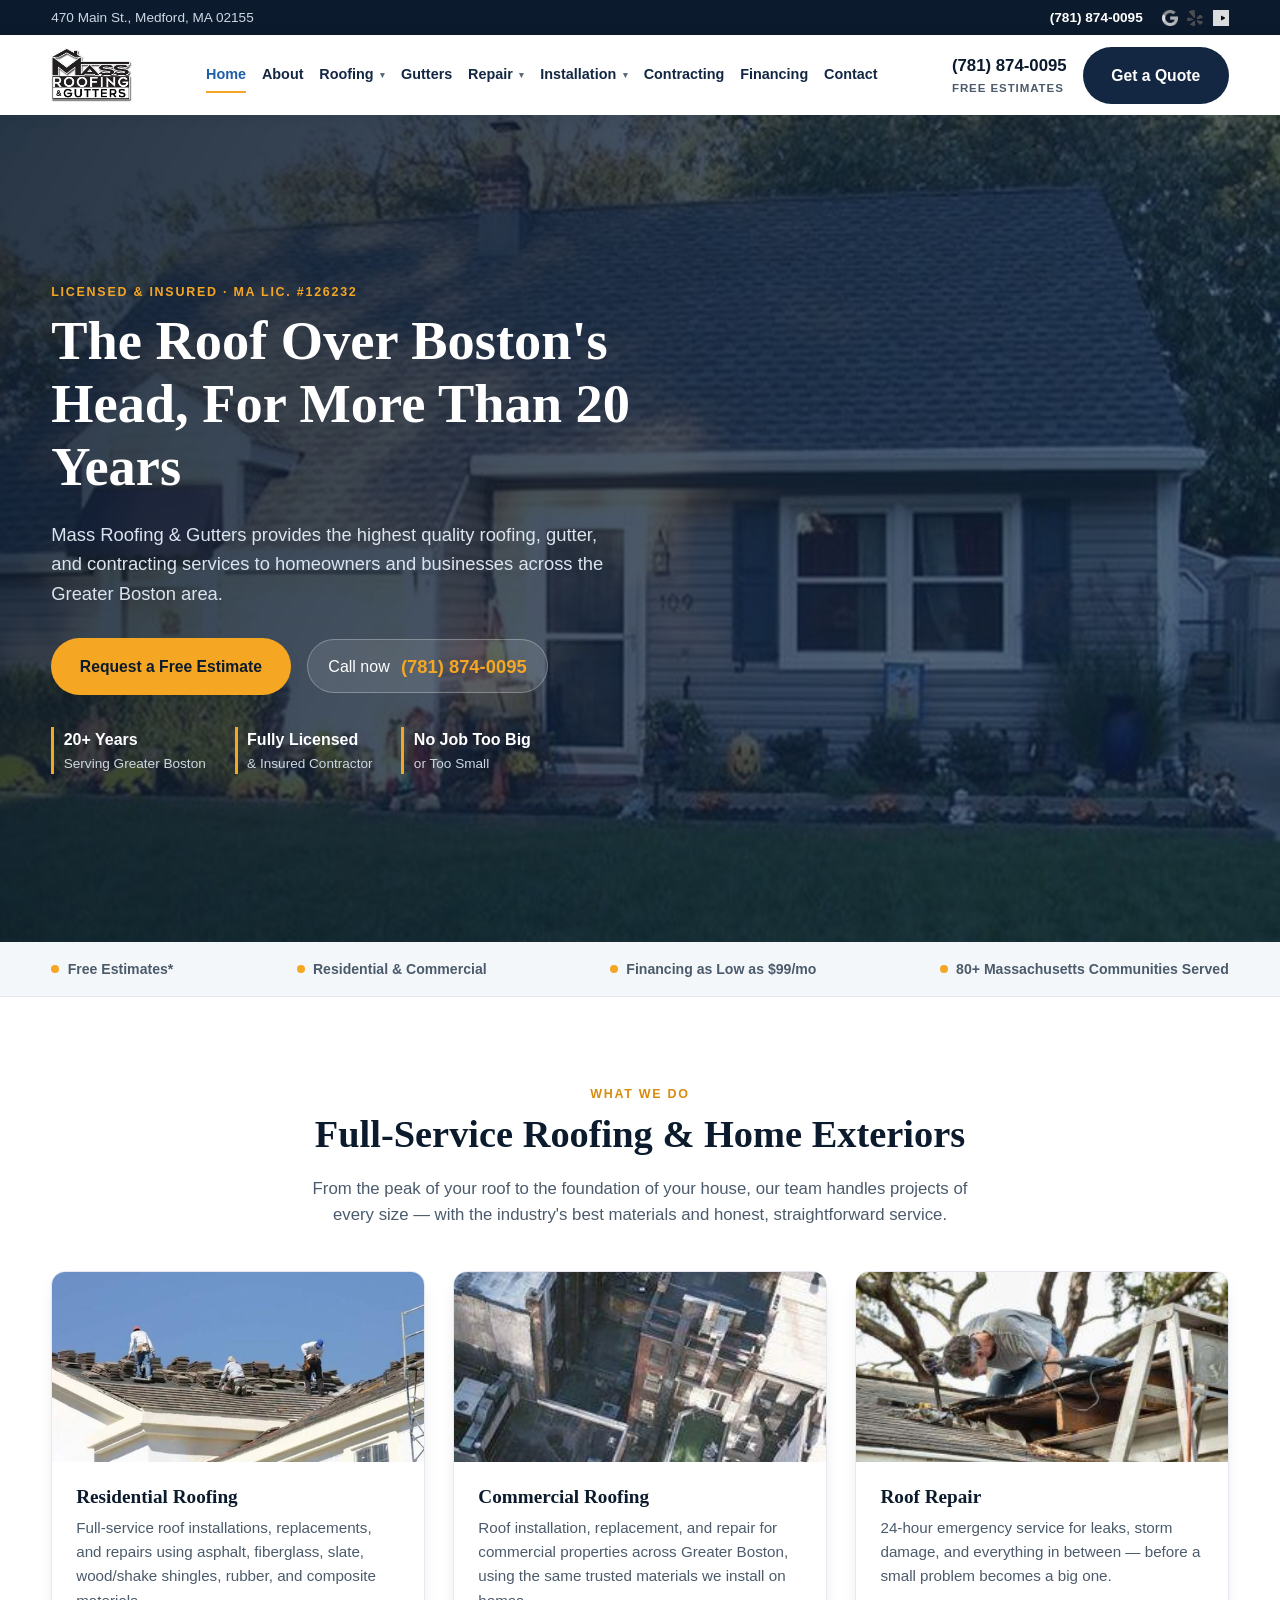
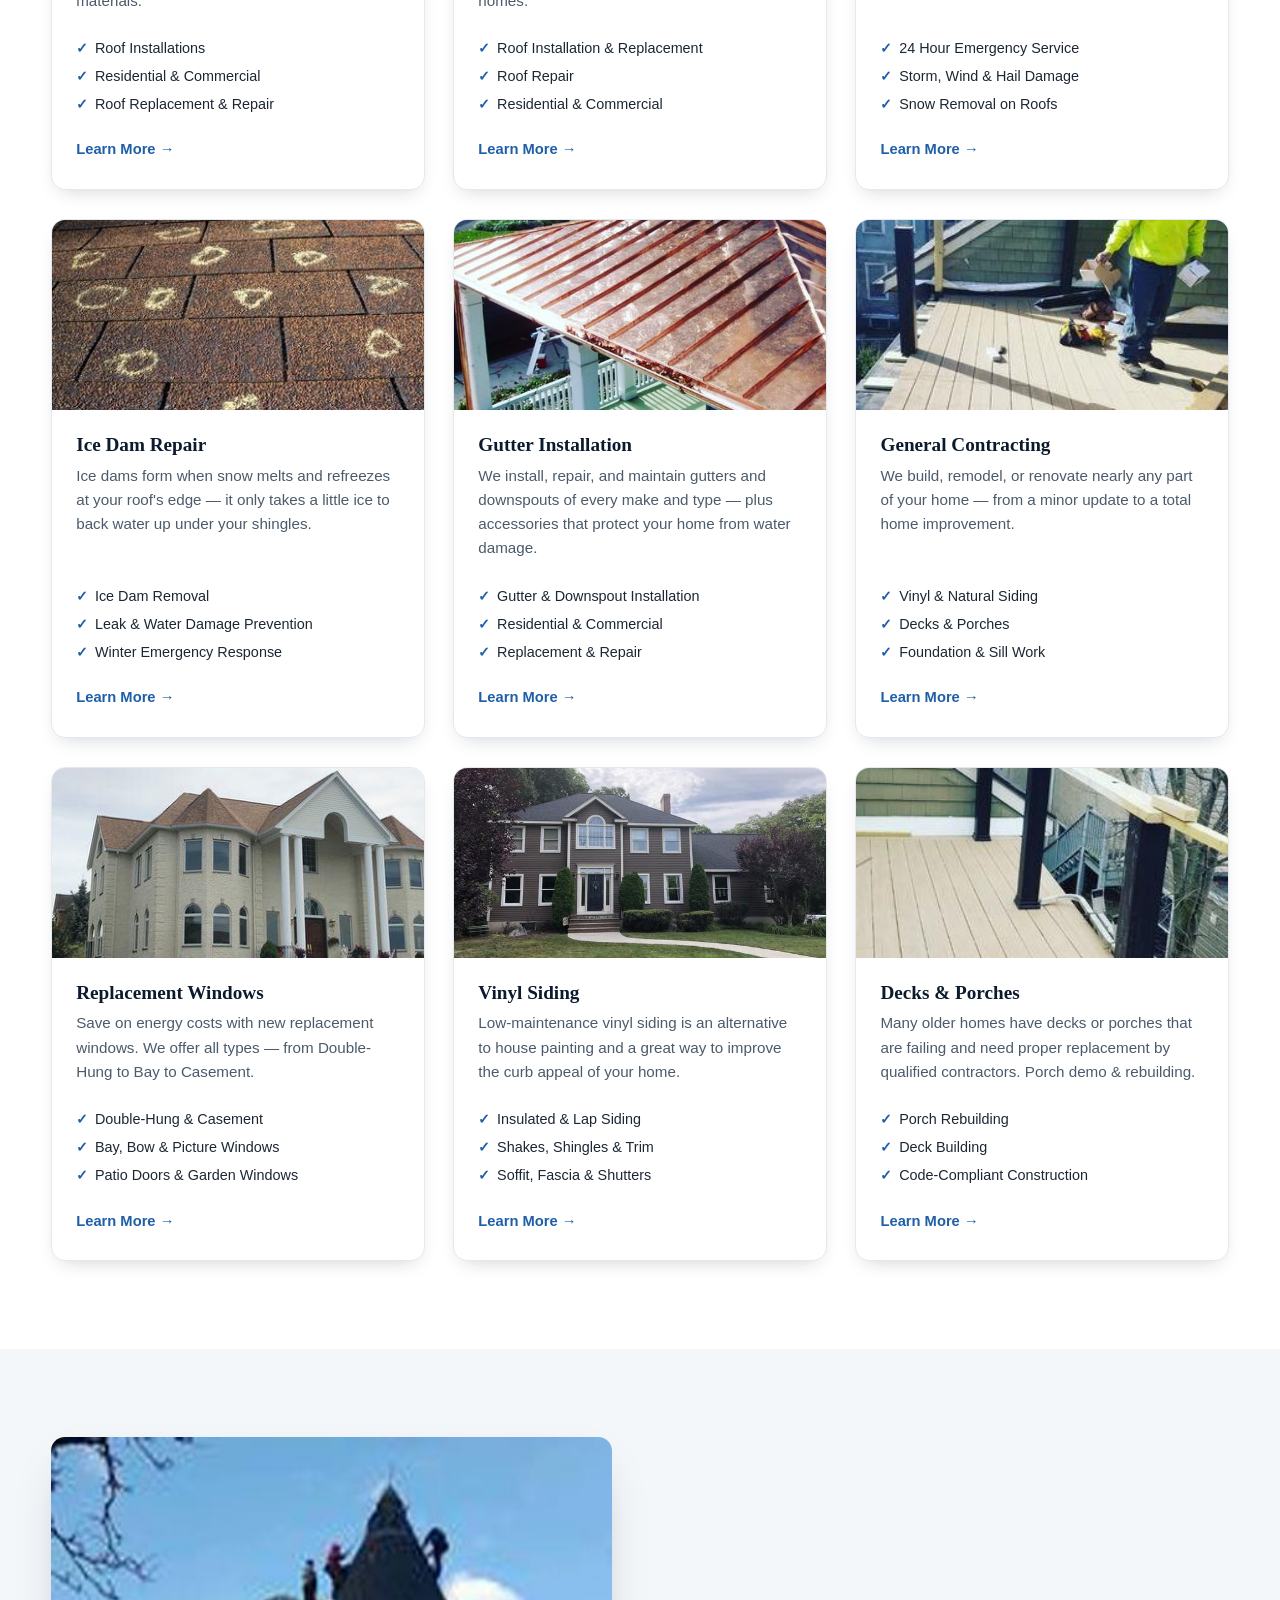
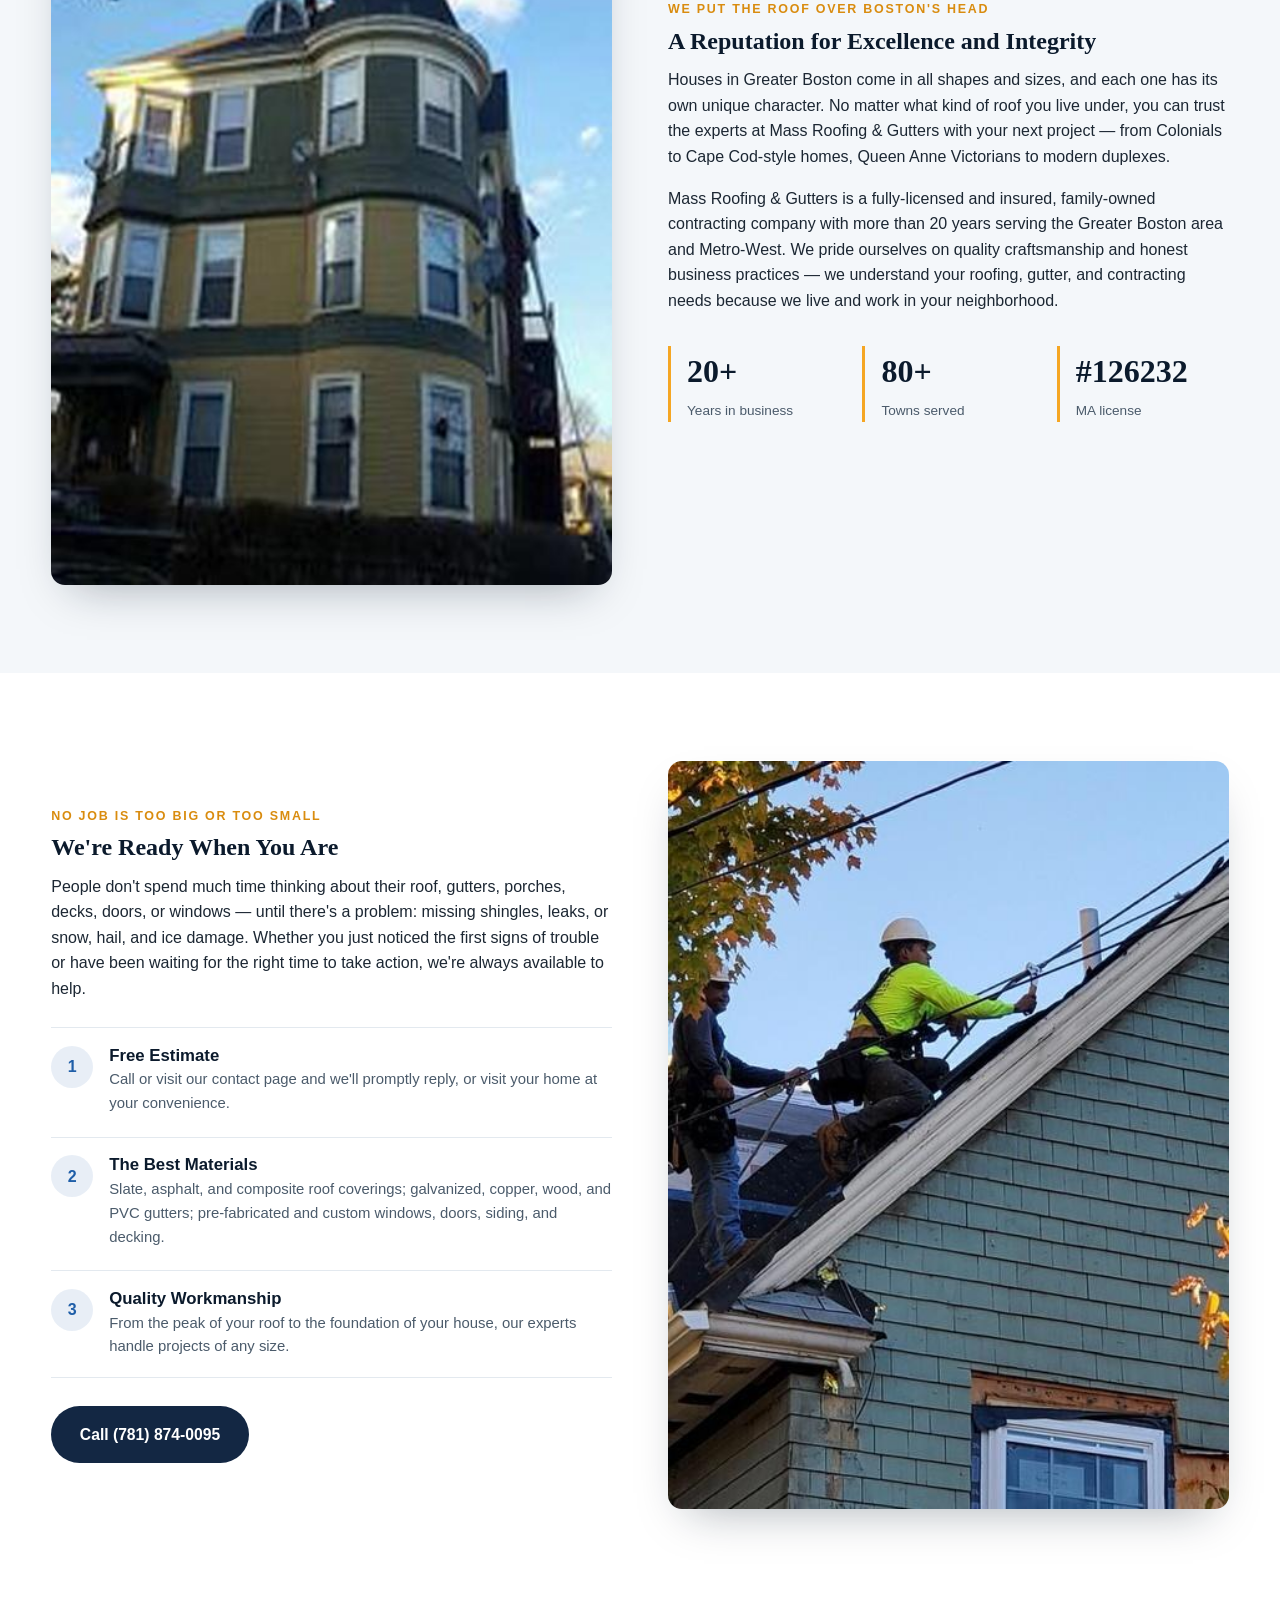
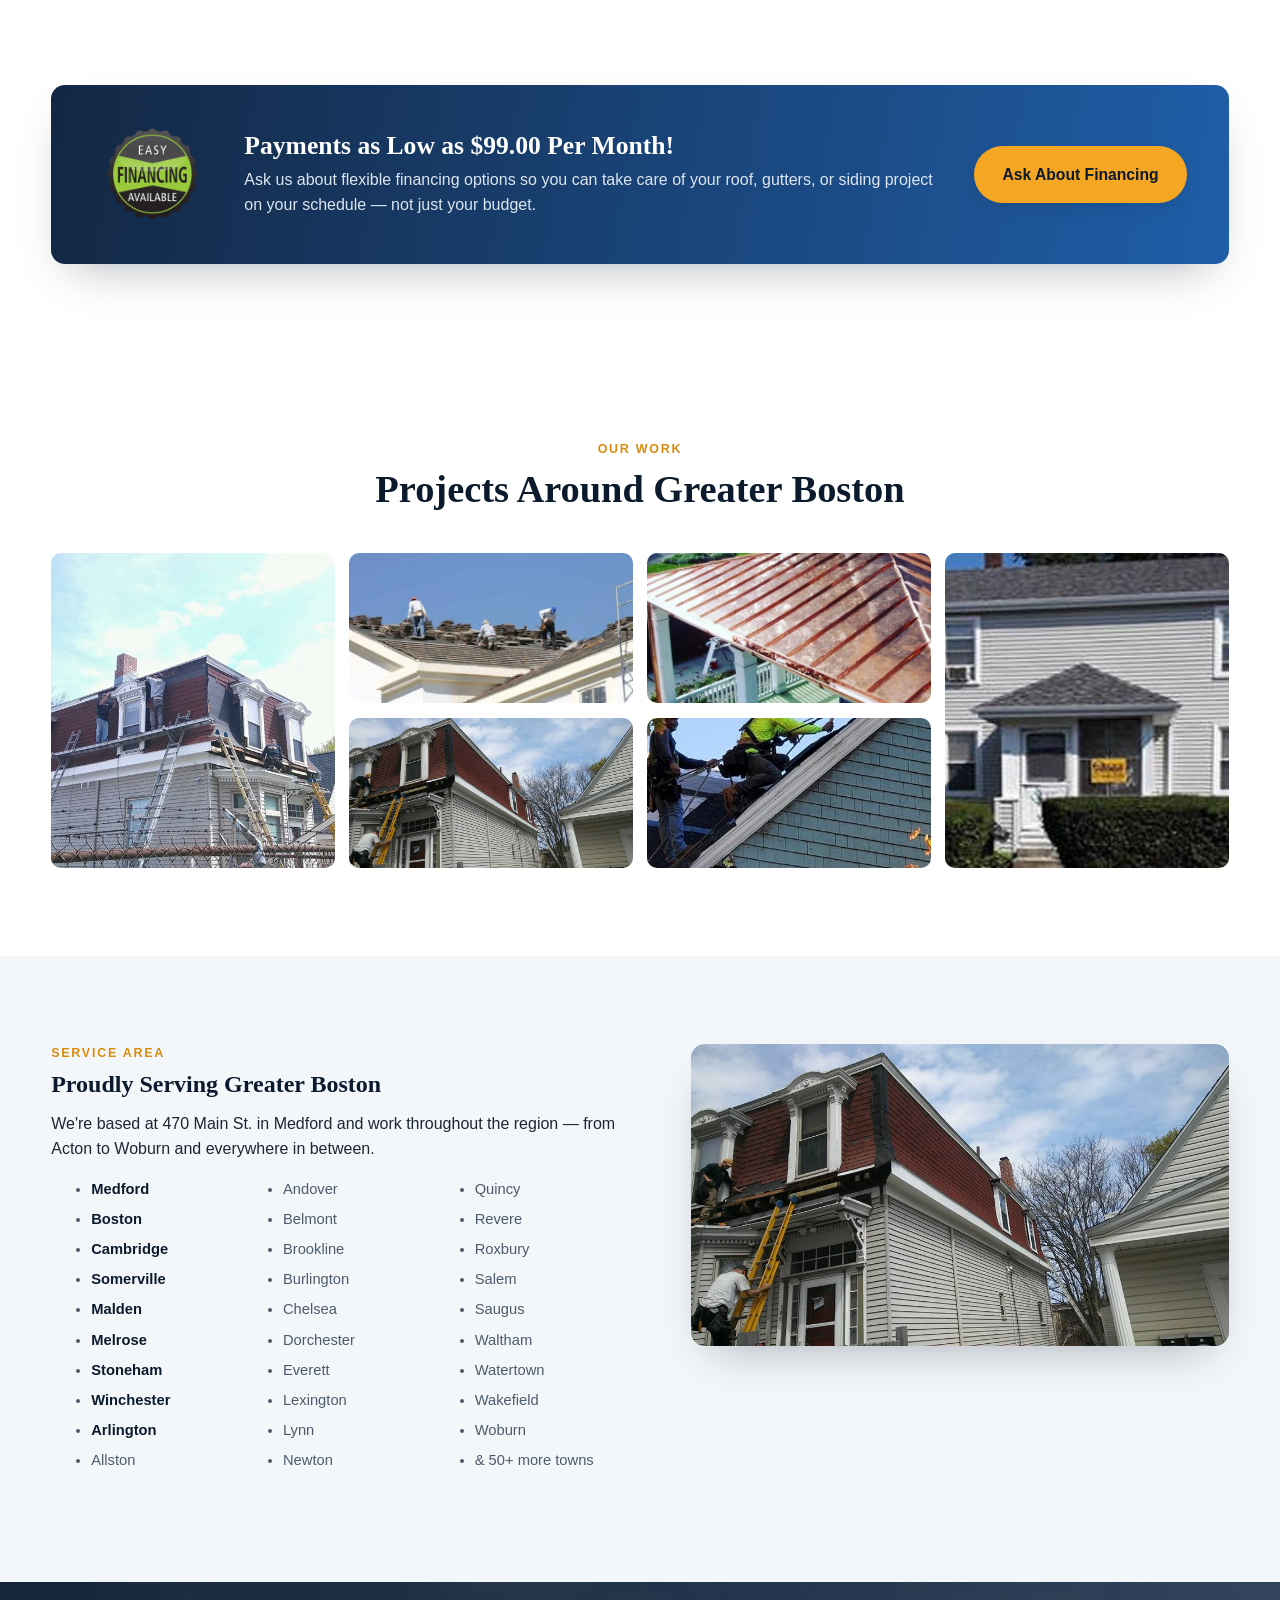
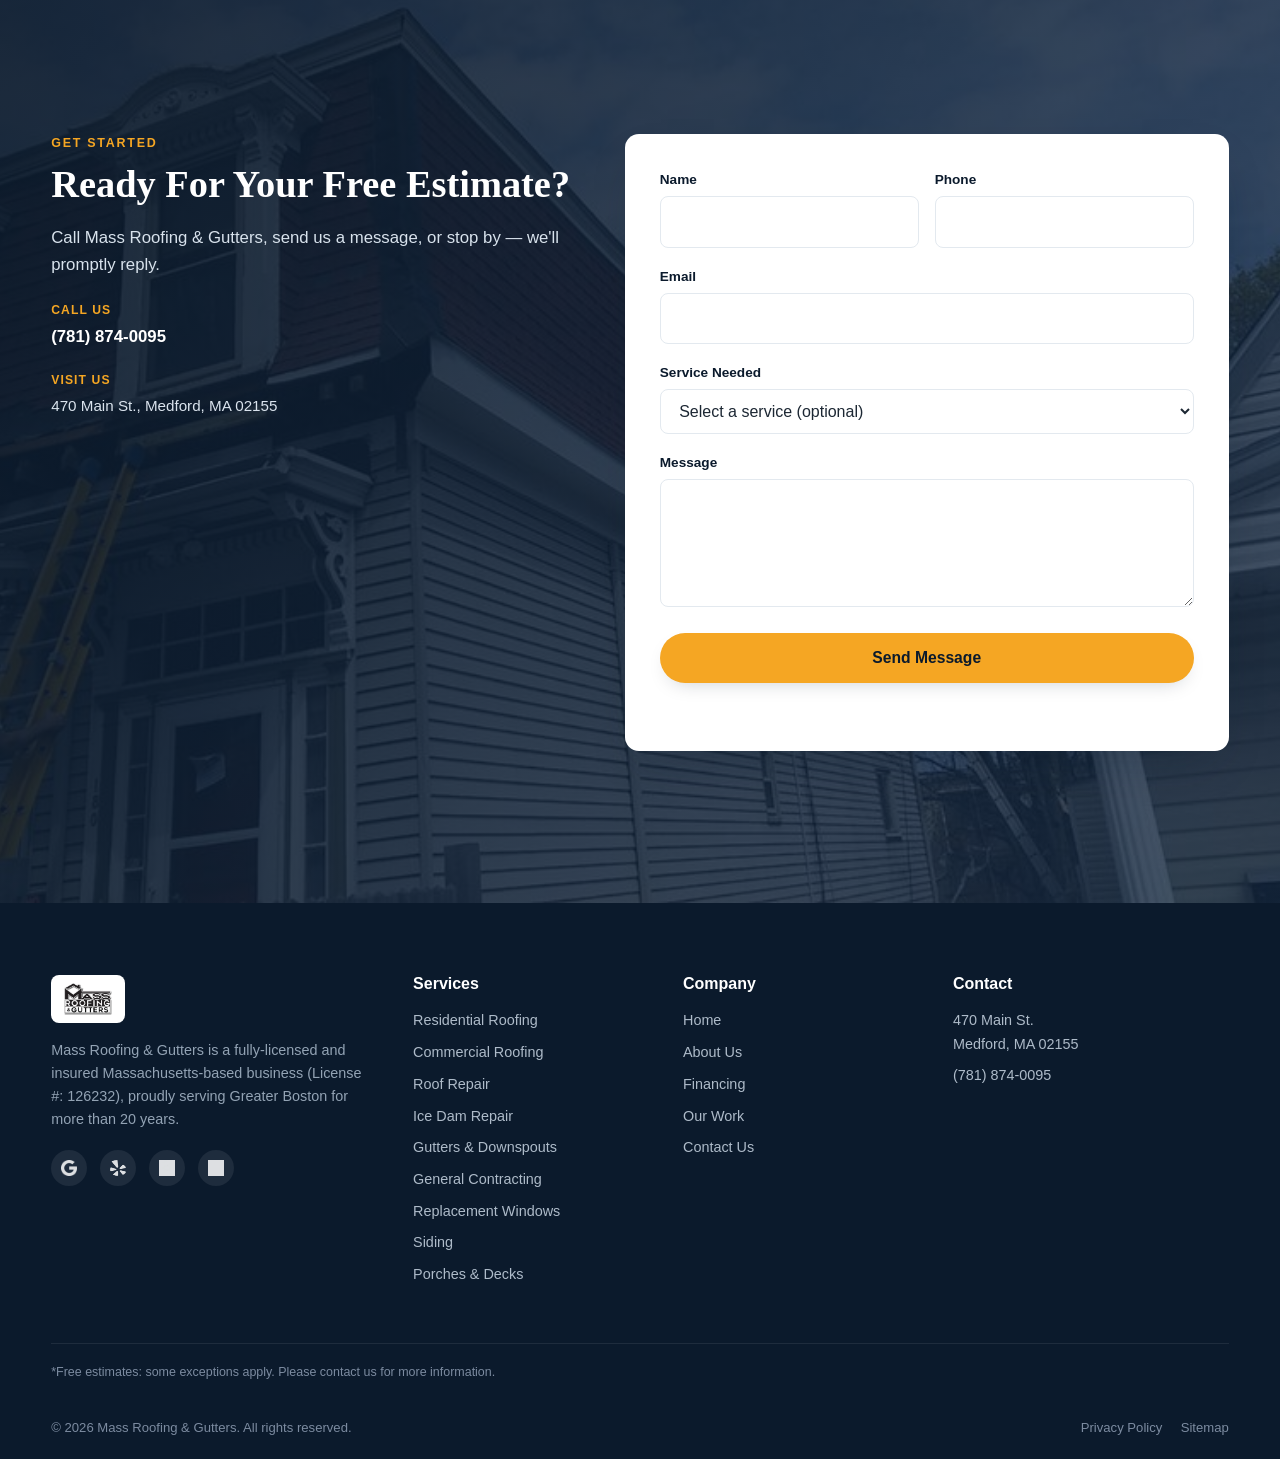
<file: index.html>
<!DOCTYPE html>
<html lang="en">
<head>
<meta charset="UTF-8">
<meta name="viewport" content="width=device-width, initial-scale=1.0">
<title>Mass Roofing & Gutters | Medford, MA Roofing, Siding & Gutters</title>
<meta name="description" content="Mass Roofing & Gutters provides the highest quality roofing, gutter, and contracting services to homeowners and businesses in the Greater Boston area. Call (781) 874-0095 for a free estimate.">
<link rel="stylesheet" href="styles.css">
</head>
<body>

<div class="topbar">
  <div class="container">
    <div>470 Main St., Medford, MA 02155</div>
    <div style="display:flex;align-items:center;gap:1.4em;">
      <a class="phone" href="tel:7818740095">(781) 874-0095</a>
      <div class="social">
        <a href="#" aria-label="Google"><img src="website_graphics/google-icon.png" alt="Google"></a>
        <a href="#" aria-label="Yelp"><img src="website_graphics/yelp-icon.png" alt="Yelp"></a>
        <a href="#" aria-label="Houzz"><img src="website_graphics/houzz-icon.png" alt="Houzz"></a>
      </div>
    </div>
  </div>
</div>

<header class="site-header">
  <div class="container nav-wrap">
    <a href="#home" class="brand">
      <img src="website_graphics/mass-roofing-logo-new.jpeg" alt="Mass Roofing & Gutters logo">
    </a>
    <nav class="main-nav">
      <ul>
        <li><a href="index.html" class="active">Home</a></li>
        <li><a href="index.html#about">About</a></li>
        <li class="has-dropdown">
          <a href="residential-roofing.html">Roofing <span class="caret">&#9662;</span></a>
          <ul class="dropdown-menu">
            <li><a href="residential-roofing.html">Residential Roofing</a></li>
            <li><a href="commercial-roofing.html">Commercial Roofing</a></li>
          </ul>
        </li>
        <li><a href="gutters.html">Gutters</a></li>
        <li class="has-dropdown">
          <a href="roof-repair.html">Repair <span class="caret">&#9662;</span></a>
          <ul class="dropdown-menu">
            <li><a href="roof-repair.html">Roof Repair</a></li>
            <li><a href="ice-dam-repair.html">Ice Dam Repair</a></li>
          </ul>
        </li>
        <li class="has-dropdown">
          <a href="windows.html">Installation <span class="caret">&#9662;</span></a>
          <ul class="dropdown-menu">
            <li><a href="windows.html">Replacement Windows</a></li>
            <li><a href="siding.html">Vinyl Siding</a></li>
            <li><a href="decks-porches.html">Decks &amp; Porches</a></li>
          </ul>
        </li>
        <li><a href="general-contracting.html">Contracting</a></li>
        <li><a href="index.html#financing">Financing</a></li>
        <li><a href="index.html#contact">Contact</a></li>
      </ul>
    </nav>
    <div class="header-cta">
      <div class="call">(781) 874-0095<span>Free Estimates</span></div>
      <a href="index.html#contact" class="btn btn-navy">Get a Quote</a>
    </div>
    <button class="menu-toggle" aria-label="Menu">&#9776;</button>
  </div>
</header>

<section class="hero" id="home">
  <div class="container">
    <div class="hero-content">
      <span class="eyebrow" style="color:var(--accent);">Licensed & Insured &middot; MA Lic. #126232</span>
      <h1>The Roof Over Boston's Head, For More Than 20 Years</h1>
      <p class="lead">Mass Roofing &amp; Gutters provides the highest quality roofing, gutter, and contracting services to homeowners and businesses across the Greater Boston area.</p>
      <div class="hero-actions">
        <a href="#contact" class="btn btn-accent">Request a Free Estimate</a>
        <div class="hero-call">
          <span>Call now</span>
          <span class="num">(781) 874-0095</span>
        </div>
      </div>
      <div class="hero-badges">
        <div><strong>20+ Years</strong>Serving Greater Boston</div>
        <div><strong>Fully Licensed</strong>&amp; Insured Contractor</div>
        <div><strong>No Job Too Big</strong>or Too Small</div>
      </div>
    </div>
  </div>
</section>

<div class="trust-strip">
  <div class="container">
    <div class="item"><span class="dot"></span>Free Estimates*</div>
    <div class="item"><span class="dot"></span>Residential &amp; Commercial</div>
    <div class="item"><span class="dot"></span>Financing as Low as $99/mo</div>
    <div class="item"><span class="dot"></span>80+ Massachusetts Communities Served</div>
  </div>
</div>

<section id="services">
  <div class="container">
    <div class="section-head center">
      <span class="eyebrow">What We Do</span>
      <h2>Full-Service Roofing &amp; Home Exteriors</h2>
      <p>From the peak of your roof to the foundation of your house, our team handles projects of every size &mdash; with the industry's best materials and honest, straightforward service.</p>
    </div>

    <div class="services-grid">

      <div class="service-card">
        <div class="img"><img loading="lazy" src="website_graphics/roof-shingle-install.jpg" alt="Roofing crew installing new shingles"></div>
        <div class="body">
          <h3>Residential Roofing</h3>
          <p>Full-service roof installations, replacements, and repairs using asphalt, fiberglass, slate, wood/shake shingles, rubber, and composite materials.</p>
          <ul>
            <li>Roof Installations</li>
            <li>Residential &amp; Commercial</li>
            <li>Roof Replacement &amp; Repair</li>
          </ul>
          <a href="residential-roofing.html" class="card-link">Learn More &rarr;</a>
        </div>
      </div>

      <div class="service-card">
        <div class="img"><img loading="lazy" src="website_graphics/commercial-roofing.jpg" alt="Aerial view of a commercial roof"></div>
        <div class="body">
          <h3>Commercial Roofing</h3>
          <p>Roof installation, replacement, and repair for commercial properties across Greater Boston, using the same trusted materials we install on homes.</p>
          <ul>
            <li>Roof Installation &amp; Replacement</li>
            <li>Roof Repair</li>
            <li>Residential &amp; Commercial</li>
          </ul>
          <a href="commercial-roofing.html" class="card-link">Learn More &rarr;</a>
        </div>
      </div>

      <div class="service-card">
        <div class="img"><img loading="lazy" src="website_graphics/roof-repair.jpg" alt="Contractor repairing a roof edge"></div>
        <div class="body">
          <h3>Roof Repair</h3>
          <p>24-hour emergency service for leaks, storm damage, and everything in between &mdash; before a small problem becomes a big one.</p>
          <ul>
            <li>24 Hour Emergency Service</li>
            <li>Storm, Wind &amp; Hail Damage</li>
            <li>Snow Removal on Roofs</li>
          </ul>
          <a href="roof-repair.html" class="card-link">Learn More &rarr;</a>
        </div>
      </div>

      <div class="service-card">
        <div class="img"><img loading="lazy" src="website_graphics/hail-damage.jpg" alt="Close-up of hail damage on asphalt shingles"></div>
        <div class="body">
          <h3>Ice Dam Repair</h3>
          <p>Ice dams form when snow melts and refreezes at your roof's edge &mdash; it only takes a little ice to back water up under your shingles.</p>
          <ul>
            <li>Ice Dam Removal</li>
            <li>Leak &amp; Water Damage Prevention</li>
            <li>Winter Emergency Response</li>
          </ul>
          <a href="ice-dam-repair.html" class="card-link">Learn More &rarr;</a>
        </div>
      </div>

      <div class="service-card">
        <div class="img"><img loading="lazy" src="website_graphics/copper-roof-porch.jpg" alt="Copper roof and gutter detail on a covered porch"></div>
        <div class="body">
          <h3>Gutter Installation</h3>
          <p>We install, repair, and maintain gutters and downspouts of every make and type &mdash; plus accessories that protect your home from water damage.</p>
          <ul>
            <li>Gutter &amp; Downspout Installation</li>
            <li>Residential &amp; Commercial</li>
            <li>Replacement &amp; Repair</li>
          </ul>
          <a href="gutters.html" class="card-link">Learn More &rarr;</a>
        </div>
      </div>

      <div class="service-card">
        <div class="img"><img loading="lazy" src="website_graphics/deck-build-2.jpg" alt="Deck construction in progress"></div>
        <div class="body">
          <h3>General Contracting</h3>
          <p>We build, remodel, or renovate nearly any part of your home &mdash; from a minor update to a total home improvement.</p>
          <ul>
            <li>Vinyl &amp; Natural Siding</li>
            <li>Decks &amp; Porches</li>
            <li>Foundation &amp; Sill Work</li>
          </ul>
          <a href="general-contracting.html" class="card-link">Learn More &rarr;</a>
        </div>
      </div>

      <div class="service-card">
        <div class="img"><img loading="lazy" src="website_graphics/windows-house.jpg" alt="Home with large replacement windows"></div>
        <div class="body">
          <h3>Replacement Windows</h3>
          <p>Save on energy costs with new replacement windows. We offer all types &mdash; from Double-Hung to Bay to Casement.</p>
          <ul>
            <li>Double-Hung &amp; Casement</li>
            <li>Bay, Bow &amp; Picture Windows</li>
            <li>Patio Doors &amp; Garden Windows</li>
          </ul>
          <a href="windows.html" class="card-link">Learn More &rarr;</a>
        </div>
      </div>

      <div class="service-card">
        <div class="img"><img loading="lazy" src="website_graphics/siding-home.jpg" alt="Colonial home with new siding"></div>
        <div class="body">
          <h3>Vinyl Siding</h3>
          <p>Low-maintenance vinyl siding is an alternative to house painting and a great way to improve the curb appeal of your home.</p>
          <ul>
            <li>Insulated &amp; Lap Siding</li>
            <li>Shakes, Shingles &amp; Trim</li>
            <li>Soffit, Fascia &amp; Shutters</li>
          </ul>
          <a href="siding.html" class="card-link">Learn More &rarr;</a>
        </div>
      </div>

      <div class="service-card">
        <div class="img"><img loading="lazy" src="website_graphics/deck-build-1.jpg" alt="Deck and porch rebuilding project"></div>
        <div class="body">
          <h3>Decks &amp; Porches</h3>
          <p>Many older homes have decks or porches that are failing and need proper replacement by qualified contractors. Porch demo &amp; rebuilding.</p>
          <ul>
            <li>Porch Rebuilding</li>
            <li>Deck Building</li>
            <li>Code-Compliant Construction</li>
          </ul>
          <a href="decks-porches.html" class="card-link">Learn More &rarr;</a>
        </div>
      </div>

    </div>
  </div>
</section>

<section class="bg-mist" id="about">
  <div class="container">
    <div class="split">
      <div class="media">
        <img loading="lazy" src="website_graphics/victorian-roof-project.jpg" alt="Roofing crew working on a Victorian home in Greater Boston">
      </div>
      <div>
        <span class="eyebrow">We Put The Roof Over Boston's Head</span>
        <h2>A Reputation for Excellence and Integrity</h2>
        <p>Houses in Greater Boston come in all shapes and sizes, and each one has its own unique character. No matter what kind of roof you live under, you can trust the experts at Mass Roofing &amp; Gutters with your next project &mdash; from Colonials to Cape Cod-style homes, Queen Anne Victorians to modern duplexes.</p>
        <p>Mass Roofing &amp; Gutters is a fully-licensed and insured, family-owned contracting company with more than 20 years serving the Greater Boston area and Metro-West. We pride ourselves on quality craftsmanship and honest business practices &mdash; we understand your roofing, gutter, and contracting needs because we live and work in your neighborhood.</p>
        <div class="stat-row">
          <div class="stat"><strong>20+</strong><span>Years in business</span></div>
          <div class="stat"><strong>80+</strong><span>Towns served</span></div>
          <div class="stat"><strong>#126232</strong><span>MA license</span></div>
        </div>
      </div>
    </div>
  </div>
</section>

<section>
  <div class="container">
    <div class="split">
      <div>
        <span class="eyebrow">No Job Is Too Big or Too Small</span>
        <h2>We're Ready When You Are</h2>
        <p>People don't spend much time thinking about their roof, gutters, porches, decks, doors, or windows &mdash; until there's a problem: missing shingles, leaks, or snow, hail, and ice damage. Whether you just noticed the first signs of trouble or have been waiting for the right time to take action, we're always available to help.</p>
        <div class="feature-rows">
          <div class="feature-row">
            <div class="icon">1</div>
            <div><h4>Free Estimate</h4><p>Call or visit our contact page and we'll promptly reply, or visit your home at your convenience.</p></div>
          </div>
          <div class="feature-row">
            <div class="icon">2</div>
            <div><h4>The Best Materials</h4><p>Slate, asphalt, and composite roof coverings; galvanized, copper, wood, and PVC gutters; pre-fabricated and custom windows, doors, siding, and decking.</p></div>
          </div>
          <div class="feature-row">
            <div class="icon">3</div>
            <div><h4>Quality Workmanship</h4><p>From the peak of your roof to the foundation of your house, our experts handle projects of any size.</p></div>
          </div>
        </div>
        <a href="tel:7818740095" class="btn btn-navy" style="margin-top:1.8em;">Call (781) 874-0095</a>
      </div>
      <div class="media">
        <img loading="lazy" src="website_graphics/roof-shingle-install-2.jpg" alt="Roofer installing shingles on a residential roof">
      </div>
    </div>
  </div>
</section>

<section id="financing">
  <div class="container">
    <div class="financing-banner">
      <img loading="lazy" src="website_graphics/financing-badge.png" alt="Easy financing available badge">
      <div class="financing-text">
        <h3>Payments as Low as $99.00 Per Month!</h3>
        <p>Ask us about flexible financing options so you can take care of your roof, gutters, or siding project on your schedule &mdash; not just your budget.</p>
      </div>
      <a href="#contact" class="btn btn-accent">Ask About Financing</a>
    </div>
  </div>
</section>


<section id="gallery">
  <div class="container">
    <div class="section-head center">
      <span class="eyebrow">Our Work</span>
      <h2>Projects Around Greater Boston</h2>
    </div>
    <div class="gallery-grid">
      <a href="website_graphics/roofing-job-1.jpg" class="tall"><img loading="lazy" src="website_graphics/roofing-job-1.jpg" alt="Roofing project in Dorchester, MA"></a>
      <a href="website_graphics/roof-shingle-install.jpg"><img loading="lazy" src="website_graphics/roof-shingle-install.jpg" alt="Shingle roof installation"></a>
      <a href="website_graphics/copper-roof-porch.jpg"><img loading="lazy" src="website_graphics/copper-roof-porch.jpg" alt="Copper roof over a covered porch"></a>
      <a href="website_graphics/roof-install-team.jpg" class="tall"><img loading="lazy" src="website_graphics/roof-install-team.jpg" alt="Roofing crew on a multi-family home"></a>
      <a href="website_graphics/roofing-job-2.jpg"><img loading="lazy" src="website_graphics/roofing-job-2.jpg" alt="Roofing project in Dorchester, MA"></a>
      <a href="website_graphics/roof-shingle-install-2.jpg"><img loading="lazy" src="website_graphics/roof-shingle-install-2.jpg" alt="Roofer installing new shingles"></a>
    </div>
  </div>
</section>

<section class="bg-mist" id="service-area">
  <div class="container">
    <div class="area-wrap">
      <div>
        <span class="eyebrow">Service Area</span>
        <h2>Proudly Serving Greater Boston</h2>
        <p>We're based at 470 Main St. in Medford and work throughout the region &mdash; from Acton to Woburn and everywhere in between.</p>
        <ul class="area-list">
          <li><strong>Medford</strong></li>
          <li><strong>Boston</strong></li>
          <li><strong>Cambridge</strong></li>
          <li><strong>Somerville</strong></li>
          <li><strong>Malden</strong></li>
          <li><strong>Melrose</strong></li>
          <li><strong>Stoneham</strong></li>
          <li><strong>Winchester</strong></li>
          <li><strong>Arlington</strong></li>
          <li>Allston</li>
          <li>Andover</li>
          <li>Belmont</li>
          <li>Brookline</li>
          <li>Burlington</li>
          <li>Chelsea</li>
          <li>Dorchester</li>
          <li>Everett</li>
          <li>Lexington</li>
          <li>Lynn</li>
          <li>Newton</li>
          <li>Quincy</li>
          <li>Revere</li>
          <li>Roxbury</li>
          <li>Salem</li>
          <li>Saugus</li>
          <li>Waltham</li>
          <li>Watertown</li>
          <li>Wakefield</li>
          <li>Woburn</li>
          <li>&amp; 50+ more towns</li>
        </ul>
      </div>
      <div class="media" style="border-radius:var(--radius);overflow:hidden;box-shadow:var(--shadow);">
        <img loading="lazy" src="website_graphics/roofing-job-2.jpg" alt="Roofing project completed in Greater Boston">
      </div>
    </div>
  </div>
</section>

<section class="cta-strip" id="contact">
  <div class="container contact-grid">
    <div class="contact-info">
      <span class="eyebrow" style="color:var(--accent);">Get Started</span>
      <div class="section-head">
        <h2>Ready For Your Free Estimate?</h2>
        <p>Call Mass Roofing &amp; Gutters, send us a message, or stop by &mdash; we'll promptly reply.</p>
      </div>
      <div class="contact-detail">
        <strong>Call Us</strong>
        <a href="tel:7818740095">(781) 874-0095</a>
      </div>
      <div class="contact-detail">
        <strong>Visit Us</strong>
        <span>470 Main St., Medford, MA 02155</span>
      </div>
    </div>

    <div class="contact-form-card">
      <form id="contact-form" action="https://formspree.io/f/xppadeao" method="POST">
        <div class="form-row">
          <div class="form-field">
            <label for="name">Name</label>
            <input type="text" id="name" name="name" autocomplete="name" required>
          </div>
          <div class="form-field">
            <label for="phone">Phone</label>
            <input type="tel" id="phone" name="phone" autocomplete="tel">
          </div>
        </div>
        <div class="form-field">
          <label for="email">Email</label>
          <input type="email" id="email" name="email" autocomplete="email" required>
        </div>
        <div class="form-field">
          <label for="service">Service Needed</label>
          <select id="service" name="service">
            <option value="">Select a service (optional)</option>
            <option>Residential Roofing</option>
            <option>Commercial Roofing</option>
            <option>Roof Repair</option>
            <option>Ice Dam Repair</option>
            <option>Gutter Installation</option>
            <option>General Contracting</option>
            <option>Replacement Windows</option>
            <option>Vinyl Siding</option>
            <option>Decks &amp; Porches</option>
            <option>Other</option>
          </select>
        </div>
        <div class="form-field">
          <label for="message">Message</label>
          <textarea id="message" name="message" rows="4" required></textarea>
        </div>
        <input type="text" name="_gotcha" style="display:none" tabindex="-1" autocomplete="off" aria-hidden="true">
        <input type="hidden" name="_subject" value="New estimate request from massroofingandgutters.com">
        <button type="submit" class="btn btn-accent" id="contact-submit">Send Message</button>
        <p class="form-status" id="form-status" role="status" aria-live="polite"></p>
      </form>
    </div>
  </div>
</section>

<footer>
  <div class="container">
    <div class="footer-grid">
      <div>
        <img loading="lazy" class="foot-logo" src="website_graphics/mass-roofing-logo-new.jpeg" alt="Mass Roofing & Gutters">
        <p>Mass Roofing &amp; Gutters is a fully-licensed and insured Massachusetts-based business (License #: 126232), proudly serving Greater Boston for more than 20 years.</p>
        <div class="foot-social">
          <a href="#" aria-label="Google"><img loading="lazy" src="website_graphics/google-icon.png" alt="Google"></a>
          <a href="#" aria-label="Yelp"><img loading="lazy" src="website_graphics/yelp-icon.png" alt="Yelp"></a>
          <a href="#" aria-label="Houzz"><img loading="lazy" src="website_graphics/houzz-icon.png" alt="Houzz"></a>
          <a href="#" aria-label="BBB"><img loading="lazy" src="website_graphics/bbb-icon.png" alt="BBB"></a>
        </div>
      </div>
      <div>
        <h4>Services</h4>
        <ul>
          <li><a href="residential-roofing.html">Residential Roofing</a></li>
          <li><a href="commercial-roofing.html">Commercial Roofing</a></li>
          <li><a href="roof-repair.html">Roof Repair</a></li>
          <li><a href="ice-dam-repair.html">Ice Dam Repair</a></li>
          <li><a href="gutters.html">Gutters &amp; Downspouts</a></li>
          <li><a href="general-contracting.html">General Contracting</a></li>
          <li><a href="windows.html">Replacement Windows</a></li>
          <li><a href="siding.html">Siding</a></li>
          <li><a href="decks-porches.html">Porches &amp; Decks</a></li>
        </ul>
      </div>
      <div>
        <h4>Company</h4>
        <ul>
          <li><a href="index.html">Home</a></li>
          <li><a href="index.html#about">About Us</a></li>
          <li><a href="index.html#financing">Financing</a></li>
          <li><a href="index.html#gallery">Our Work</a></li>
          <li><a href="index.html#contact">Contact Us</a></li>
        </ul>
      </div>
      <div>
        <h4>Contact</h4>
        <ul>
          <li>470 Main St.<br>Medford, MA 02155</li>
          <li><a href="tel:7818740095">(781) 874-0095</a></li>
        </ul>
      </div>
    </div>
    <p style="font-size:.78rem;color:#7c8ba0;padding-top:1.6em;">*Free estimates: some exceptions apply. Please contact us for more information.</p>
    <div class="foot-bottom">
      <div>&copy; 2026 Mass Roofing &amp; Gutters. All rights reserved.</div>
      <div style="display:flex;gap:1.4em;">
        <a href="#">Privacy Policy</a>
        <a href="#">Sitemap</a>
      </div>
    </div>
  </div>
</footer>

<script>
  document.querySelector('.menu-toggle')?.addEventListener('click', function(){
    var nav = document.querySelector('.main-nav');
    var open = nav.style.display === 'block';
    nav.style.display = open ? 'none' : 'block';
    nav.style.position='absolute';
    nav.style.top='100%';
    nav.style.left='0';
    nav.style.right='0';
    nav.style.background='#fff';
    nav.style.padding='1em 6%';
    nav.style.boxShadow='0 12px 20px -10px rgba(11,26,44,.2)';
    var ul = nav.querySelector('ul');
    ul.style.flexDirection='column';
    ul.style.gap='1em';
  });

  var contactForm = document.getElementById('contact-form');
  if (contactForm) {
    contactForm.addEventListener('submit', function(e){
      e.preventDefault();
      var form = e.target;
      var status = document.getElementById('form-status');
      var btn = document.getElementById('contact-submit');
      btn.disabled = true;
      btn.textContent = 'Sending...';
      status.className = 'form-status';
      status.textContent = '';
      fetch(form.action, {
        method: form.method,
        body: new FormData(form),
        headers: { 'Accept': 'application/json' }
      }).then(function(response){
        if (response.ok) {
          status.textContent = "Thanks! We've received your message and will be in touch shortly.";
          status.classList.add('success');
          form.reset();
        } else {
          return response.json().then(function(data){
            var msg = (data && data.errors && data.errors.length)
              ? data.errors.map(function(er){ return er.message; }).join(', ')
              : 'Something went wrong sending your message. Please call us instead.';
            status.textContent = msg;
            status.classList.add('error');
          });
        }
      }).catch(function(){
        status.textContent = 'Network error — please call us at (781) 874-0095.';
        status.classList.add('error');
      }).finally(function(){
        btn.disabled = false;
        btn.textContent = 'Send Message';
      });
    });
  }
</script>

</body>
</html>
</file>
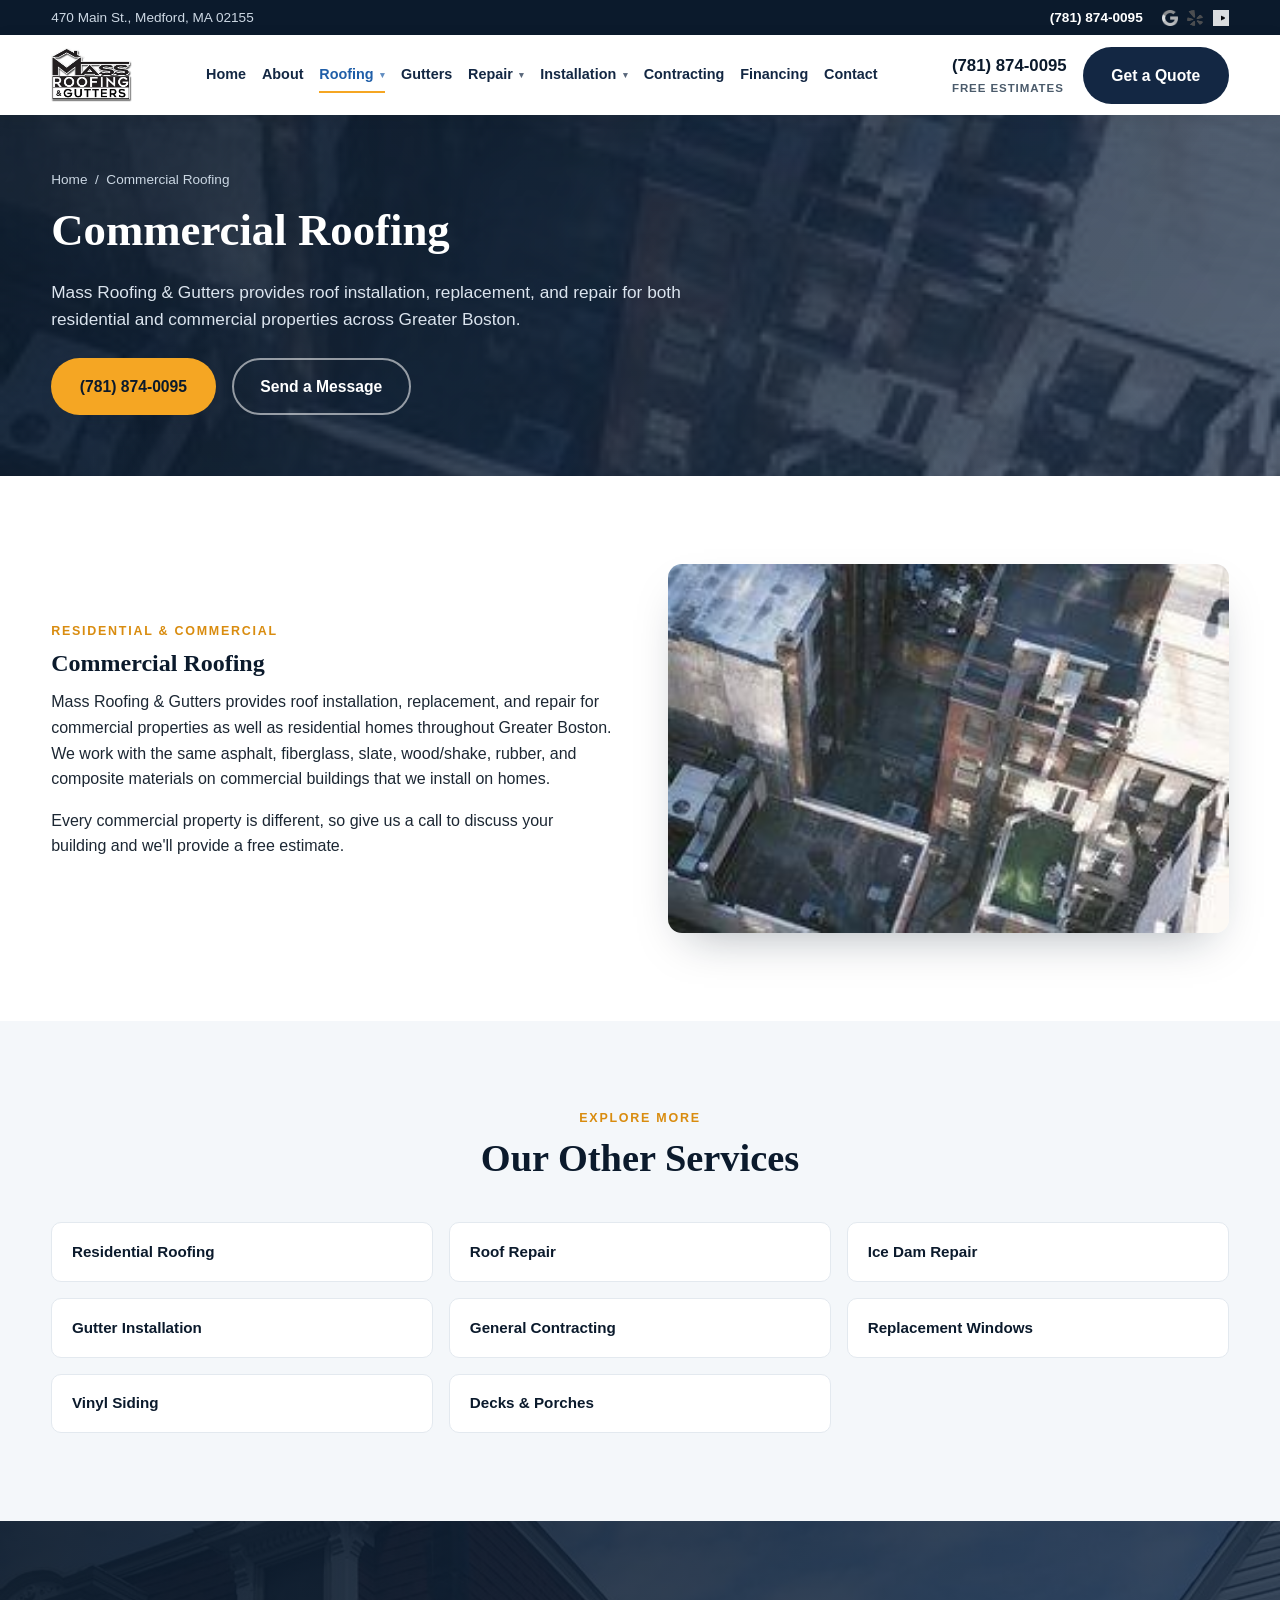
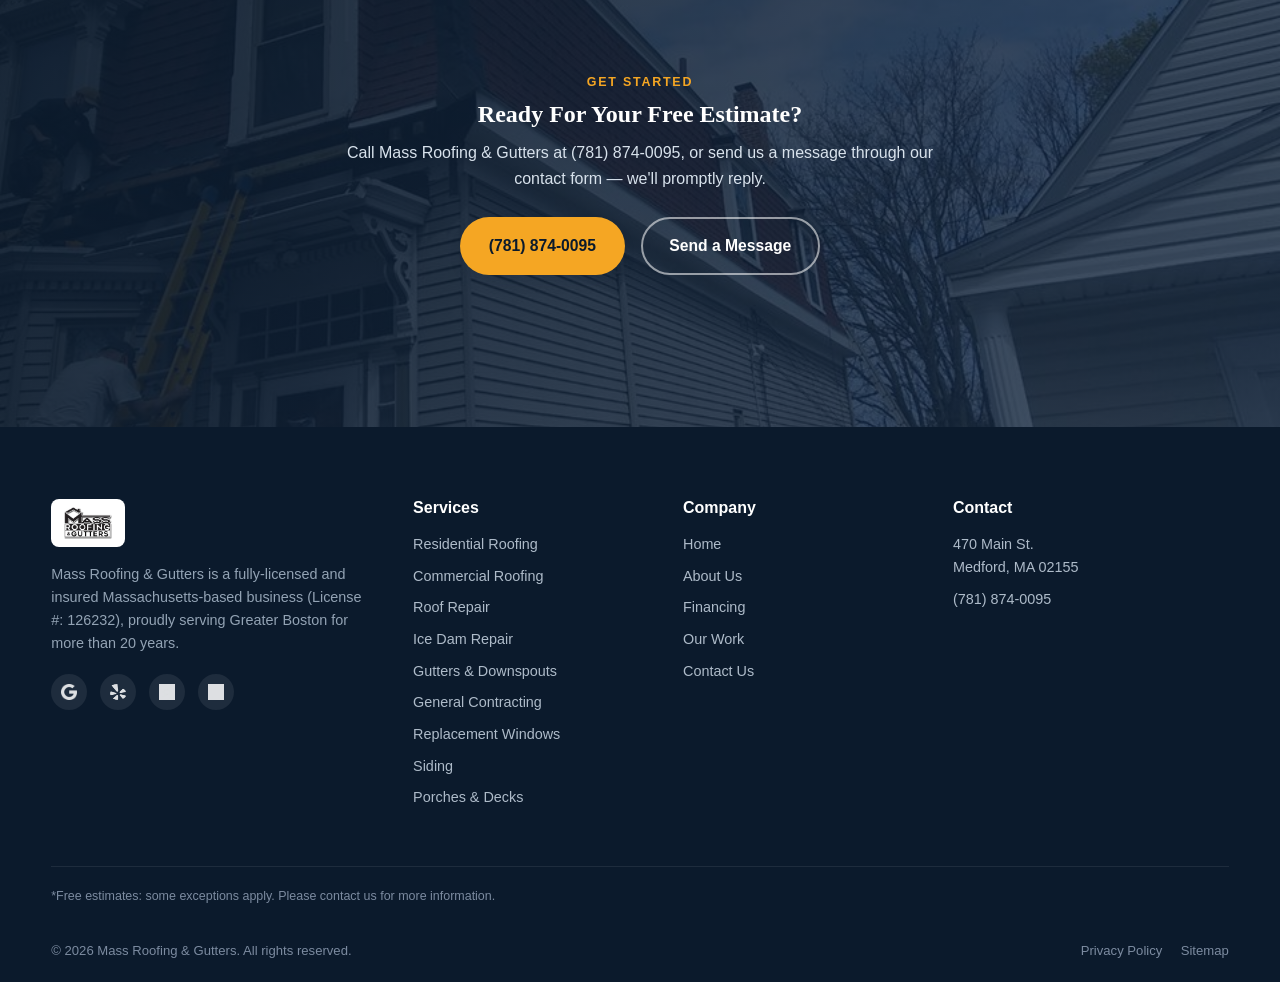
<file: commercial-roofing.html>
<!DOCTYPE html>
<html lang="en">
<head>
<meta charset="UTF-8">
<meta name="viewport" content="width=device-width, initial-scale=1.0">
<title>Commercial Roofing | Mass Roofing & Gutters</title>
<meta name="description" content="Commercial roofing installation, replacement, and repair for property owners across Greater Boston, from the same full-service roofing contractor that serves area homeowners.">
<link rel="stylesheet" href="styles.css">
</head>
<body>

<div class="topbar">
  <div class="container">
    <div>470 Main St., Medford, MA 02155</div>
    <div style="display:flex;align-items:center;gap:1.4em;">
      <a class="phone" href="tel:7818740095">(781) 874-0095</a>
      <div class="social">
        <a href="#" aria-label="Google"><img src="website_graphics/google-icon.png" alt="Google"></a>
        <a href="#" aria-label="Yelp"><img src="website_graphics/yelp-icon.png" alt="Yelp"></a>
        <a href="#" aria-label="Houzz"><img src="website_graphics/houzz-icon.png" alt="Houzz"></a>
      </div>
    </div>
  </div>
</div>

<header class="site-header">
  <div class="container nav-wrap">
    <a href="index.html" class="brand">
      <img src="website_graphics/mass-roofing-logo-new.jpeg" alt="Mass Roofing & Gutters logo">
    </a>
    <nav class="main-nav">
      <ul>
        <li><a href="index.html">Home</a></li>
        <li><a href="index.html#about">About</a></li>
        <li class="has-dropdown">
          <a href="residential-roofing.html" class="active">Roofing <span class="caret">&#9662;</span></a>
          <ul class="dropdown-menu">
            <li><a href="residential-roofing.html">Residential Roofing</a></li>
            <li><a href="commercial-roofing.html">Commercial Roofing</a></li>
          </ul>
        </li>
        <li><a href="gutters.html">Gutters</a></li>
        <li class="has-dropdown">
          <a href="roof-repair.html">Repair <span class="caret">&#9662;</span></a>
          <ul class="dropdown-menu">
            <li><a href="roof-repair.html">Roof Repair</a></li>
            <li><a href="ice-dam-repair.html">Ice Dam Repair</a></li>
          </ul>
        </li>
        <li class="has-dropdown">
          <a href="windows.html">Installation <span class="caret">&#9662;</span></a>
          <ul class="dropdown-menu">
            <li><a href="windows.html">Replacement Windows</a></li>
            <li><a href="siding.html">Vinyl Siding</a></li>
            <li><a href="decks-porches.html">Decks & Porches</a></li>
          </ul>
        </li>
        <li><a href="general-contracting.html">Contracting</a></li>
        <li><a href="index.html#financing">Financing</a></li>
        <li><a href="index.html#contact">Contact</a></li>
      </ul>
    </nav>
    <div class="header-cta">
      <div class="call">(781) 874-0095<span>Free Estimates</span></div>
      <a href="index.html#contact" class="btn btn-navy">Get a Quote</a>
    </div>
    <button class="menu-toggle" aria-label="Menu">&#9776;</button>
  </div>
</header>

<section class="page-hero" style="--hero-img:url('website_graphics/commercial-roofing.jpg');">
  <div class="container">
    <div class="breadcrumb"><a href="index.html">Home</a> &nbsp;/&nbsp; Commercial Roofing</div>
    <h1>Commercial Roofing</h1>
    <p class="lead">Mass Roofing &amp; Gutters provides roof installation, replacement, and repair for both residential and commercial properties across Greater Boston.</p>
    <div class="page-hero-actions">
      <a href="tel:7818740095" class="btn btn-accent">(781) 874-0095</a>
      <a href="index.html#contact" class="btn btn-outline">Send a Message</a>
    </div>
  </div>
</section>

<section>
  <div class="container">
    <div class="split">
      <div>
        <span class="eyebrow">Residential &amp; Commercial</span>
        <h2>Commercial Roofing</h2>
        <p>Mass Roofing &amp; Gutters provides roof installation, replacement, and repair for commercial properties as well as residential homes throughout Greater Boston. We work with the same asphalt, fiberglass, slate, wood/shake, rubber, and composite materials on commercial buildings that we install on homes.</p>
        <p>Every commercial property is different, so give us a call to discuss your building and we'll provide a free estimate.</p>
      </div>
      <div class="media"><img loading="lazy" src="website_graphics/commercial-roofing.jpg" alt="Aerial view of a commercial roof"></div>
    </div>
  </div>
</section>

<section class="bg-mist">
  <div class="container">
    <div class="section-head center">
      <span class="eyebrow">Explore More</span>
      <h2>Our Other Services</h2>
    </div>
    <div class="related-grid">
      <a class="related-card" href="residential-roofing.html">Residential Roofing</a>
      <a class="related-card" href="roof-repair.html">Roof Repair</a>
      <a class="related-card" href="ice-dam-repair.html">Ice Dam Repair</a>
      <a class="related-card" href="gutters.html">Gutter Installation</a>
      <a class="related-card" href="general-contracting.html">General Contracting</a>
      <a class="related-card" href="windows.html">Replacement Windows</a>
      <a class="related-card" href="siding.html">Vinyl Siding</a>
      <a class="related-card" href="decks-porches.html">Decks & Porches</a>
    </div>
  </div>
</section>

<section class="cta-strip" id="contact">
  <div class="container">
    <span class="eyebrow" style="color:var(--accent);">Get Started</span>
    <h2>Ready For Your Free Estimate?</h2>
    <p>Call Mass Roofing &amp; Gutters at (781) 874-0095, or send us a message through our contact form &mdash; we'll promptly reply.</p>
    <div class="cta-actions">
      <a href="tel:7818740095" class="btn btn-accent">(781) 874-0095</a>
      <a href="index.html#contact" class="btn btn-outline">Send a Message</a>
    </div>
  </div>
</section>

<footer>
  <div class="container">
    <div class="footer-grid">
      <div>
        <img loading="lazy" class="foot-logo" src="website_graphics/mass-roofing-logo-new.jpeg" alt="Mass Roofing & Gutters">
        <p>Mass Roofing &amp; Gutters is a fully-licensed and insured Massachusetts-based business (License #: 126232), proudly serving Greater Boston for more than 20 years.</p>
        <div class="foot-social">
          <a href="#" aria-label="Google"><img loading="lazy" src="website_graphics/google-icon.png" alt="Google"></a>
          <a href="#" aria-label="Yelp"><img loading="lazy" src="website_graphics/yelp-icon.png" alt="Yelp"></a>
          <a href="#" aria-label="Houzz"><img loading="lazy" src="website_graphics/houzz-icon.png" alt="Houzz"></a>
          <a href="#" aria-label="BBB"><img loading="lazy" src="website_graphics/bbb-icon.png" alt="BBB"></a>
        </div>
      </div>
      <div>
        <h4>Services</h4>
        <ul>
          <li><a href="residential-roofing.html">Residential Roofing</a></li>
          <li><a href="commercial-roofing.html">Commercial Roofing</a></li>
          <li><a href="roof-repair.html">Roof Repair</a></li>
          <li><a href="ice-dam-repair.html">Ice Dam Repair</a></li>
          <li><a href="gutters.html">Gutters &amp; Downspouts</a></li>
          <li><a href="general-contracting.html">General Contracting</a></li>
          <li><a href="windows.html">Replacement Windows</a></li>
          <li><a href="siding.html">Siding</a></li>
          <li><a href="decks-porches.html">Porches &amp; Decks</a></li>
        </ul>
      </div>
      <div>
        <h4>Company</h4>
        <ul>
          <li><a href="index.html">Home</a></li>
          <li><a href="index.html#about">About Us</a></li>
          <li><a href="index.html#financing">Financing</a></li>
          <li><a href="index.html#gallery">Our Work</a></li>
          <li><a href="index.html#contact">Contact Us</a></li>
        </ul>
      </div>
      <div>
        <h4>Contact</h4>
        <ul>
          <li>470 Main St.<br>Medford, MA 02155</li>
          <li><a href="tel:7818740095">(781) 874-0095</a></li>
        </ul>
      </div>
    </div>
    <p style="font-size:.78rem;color:#7c8ba0;padding-top:1.6em;">*Free estimates: some exceptions apply. Please contact us for more information.</p>
    <div class="foot-bottom">
      <div>&copy; 2026 Mass Roofing &amp; Gutters. All rights reserved.</div>
      <div style="display:flex;gap:1.4em;">
        <a href="#">Privacy Policy</a>
        <a href="#">Sitemap</a>
      </div>
    </div>
  </div>
</footer>

<script>
  document.querySelector('.menu-toggle')?.addEventListener('click', function(){
    var nav = document.querySelector('.main-nav');
    var open = nav.style.display === 'block';
    nav.style.display = open ? 'none' : 'block';
    nav.style.position='absolute';
    nav.style.top='100%';
    nav.style.left='0';
    nav.style.right='0';
    nav.style.background='#fff';
    nav.style.padding='1em 6%';
    nav.style.boxShadow='0 12px 20px -10px rgba(11,26,44,.2)';
    var ul = nav.querySelector('ul');
    ul.style.flexDirection='column';
    ul.style.gap='1em';
  });
</script>

</body>
</html>
</file>
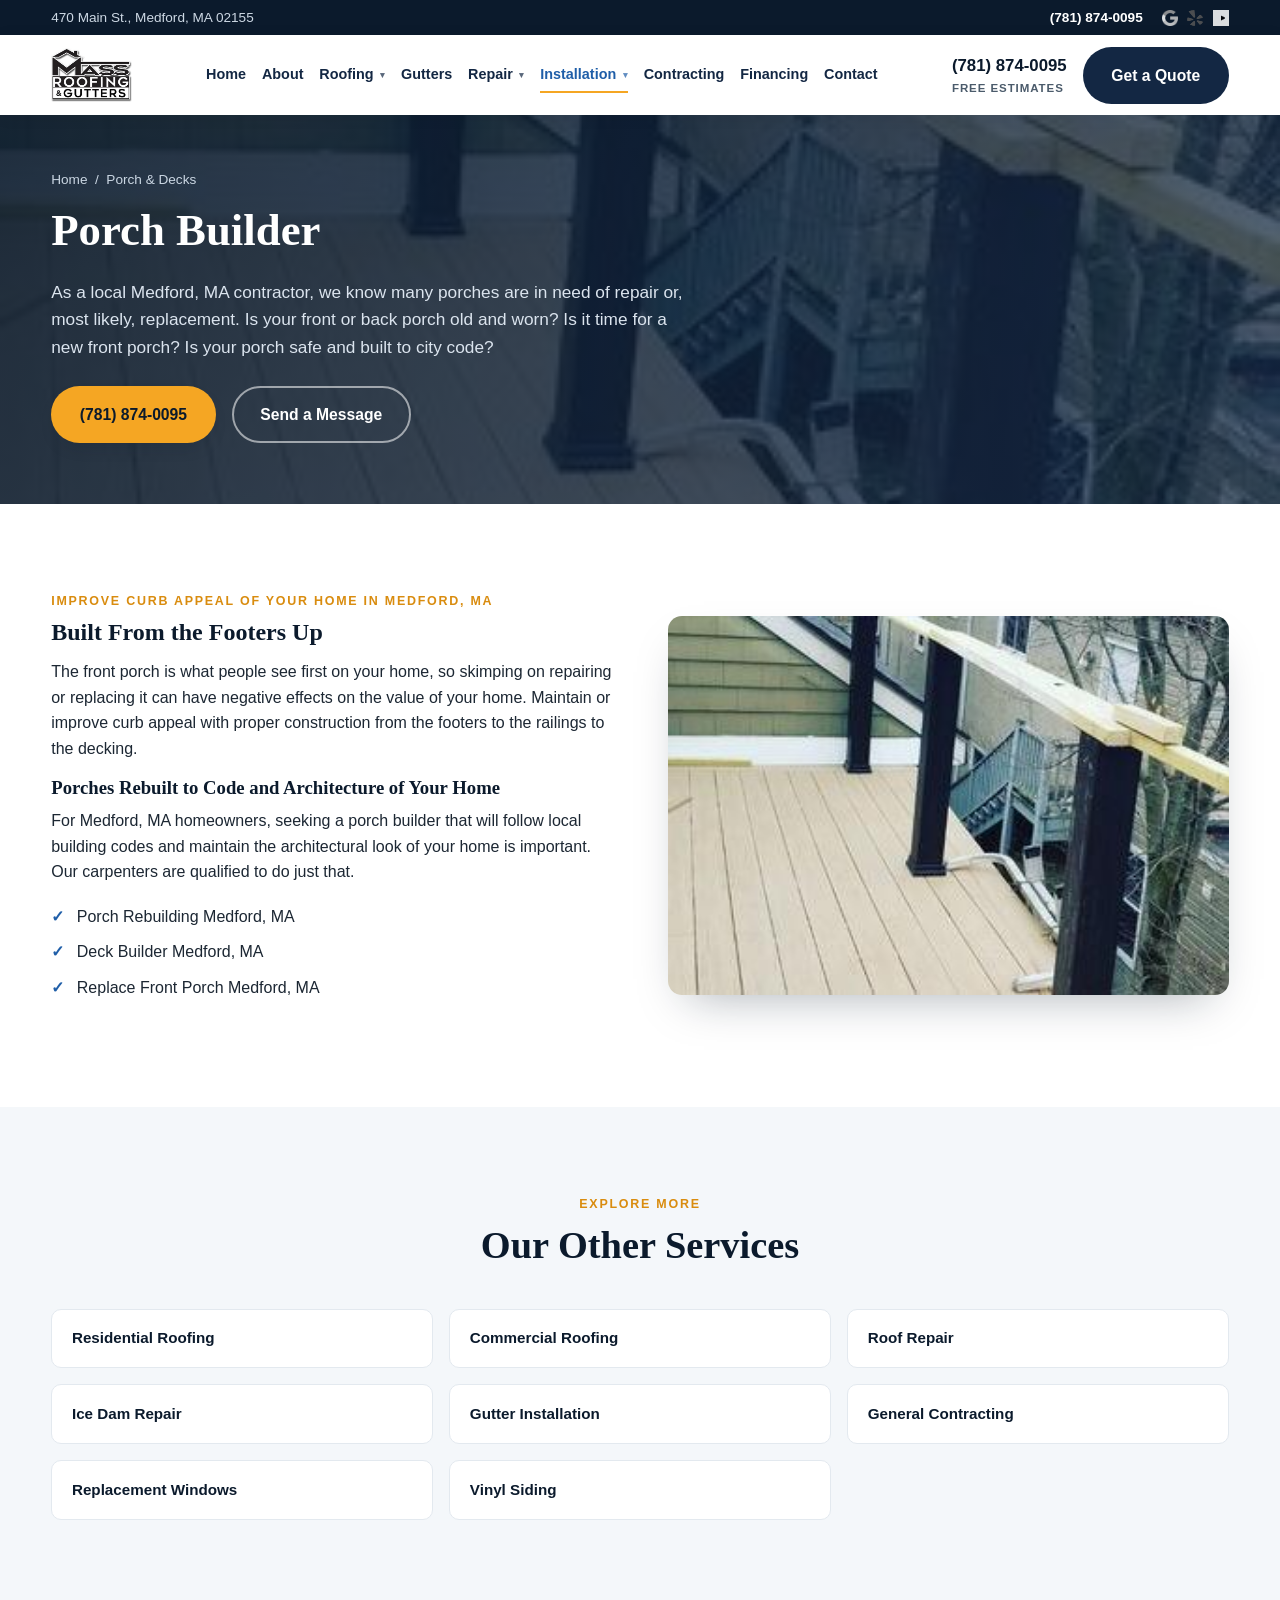
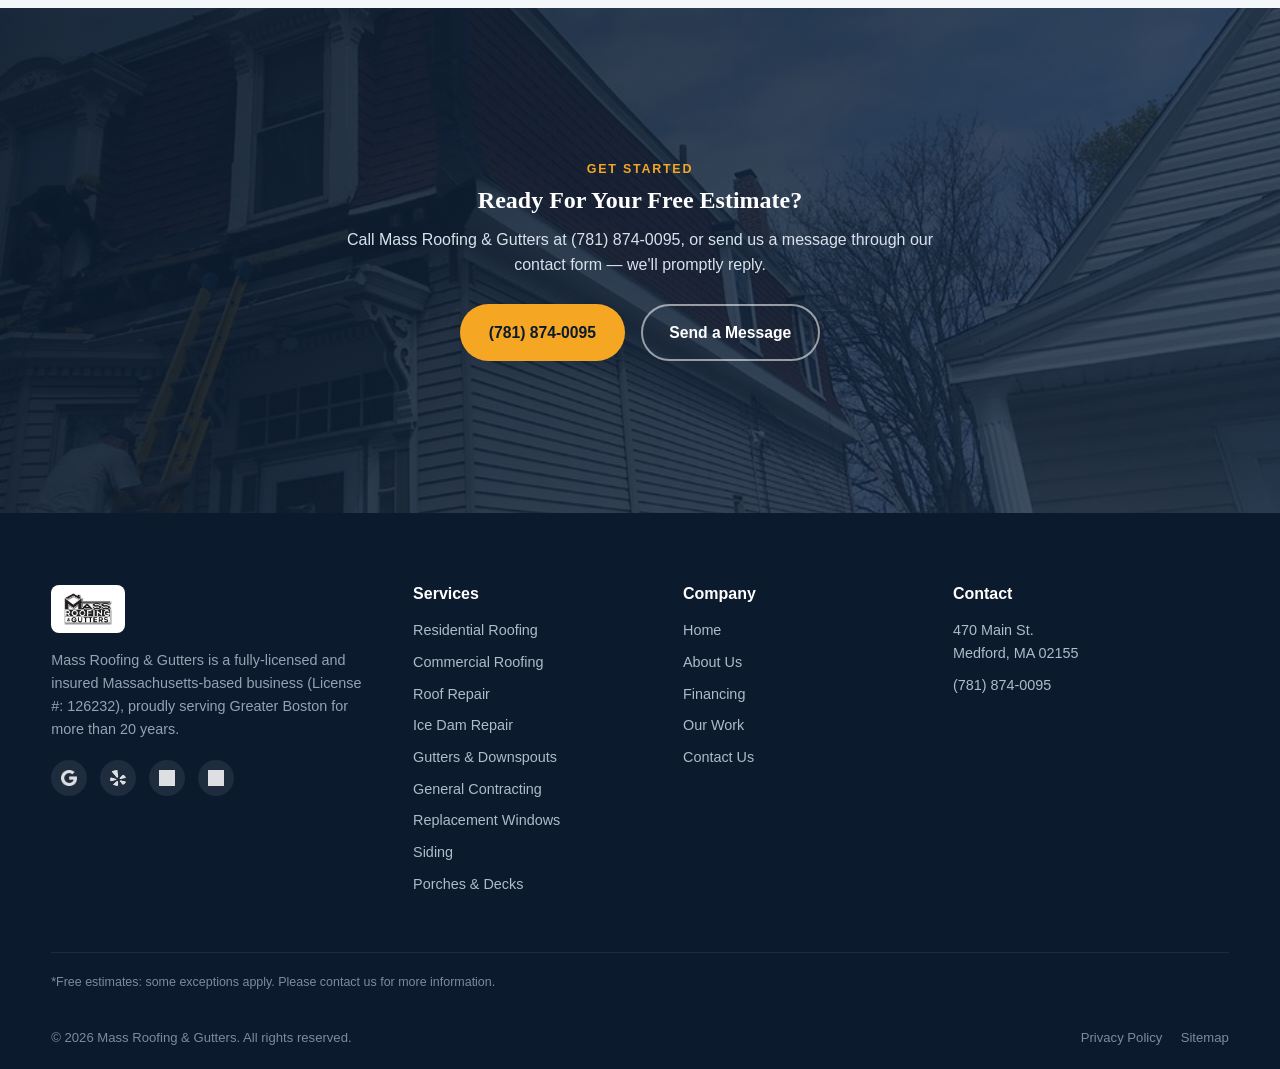
<file: decks-porches.html>
<!DOCTYPE html>
<html lang="en">
<head>
<meta charset="UTF-8">
<meta name="viewport" content="width=device-width, initial-scale=1.0">
<title>Porch Builder Medford, MA | Mass Roofing & Gutters</title>
<meta name="description" content="Porch and deck building and rebuilding in Medford, MA. Code-compliant construction from footers to railings to decking, matched to your home's architecture.">
<link rel="stylesheet" href="styles.css">
</head>
<body>

<div class="topbar">
  <div class="container">
    <div>470 Main St., Medford, MA 02155</div>
    <div style="display:flex;align-items:center;gap:1.4em;">
      <a class="phone" href="tel:7818740095">(781) 874-0095</a>
      <div class="social">
        <a href="#" aria-label="Google"><img src="website_graphics/google-icon.png" alt="Google"></a>
        <a href="#" aria-label="Yelp"><img src="website_graphics/yelp-icon.png" alt="Yelp"></a>
        <a href="#" aria-label="Houzz"><img src="website_graphics/houzz-icon.png" alt="Houzz"></a>
      </div>
    </div>
  </div>
</div>

<header class="site-header">
  <div class="container nav-wrap">
    <a href="index.html" class="brand">
      <img src="website_graphics/mass-roofing-logo-new.jpeg" alt="Mass Roofing & Gutters logo">
    </a>
    <nav class="main-nav">
      <ul>
        <li><a href="index.html">Home</a></li>
        <li><a href="index.html#about">About</a></li>
        <li class="has-dropdown">
          <a href="residential-roofing.html">Roofing <span class="caret">&#9662;</span></a>
          <ul class="dropdown-menu">
            <li><a href="residential-roofing.html">Residential Roofing</a></li>
            <li><a href="commercial-roofing.html">Commercial Roofing</a></li>
          </ul>
        </li>
        <li><a href="gutters.html">Gutters</a></li>
        <li class="has-dropdown">
          <a href="roof-repair.html">Repair <span class="caret">&#9662;</span></a>
          <ul class="dropdown-menu">
            <li><a href="roof-repair.html">Roof Repair</a></li>
            <li><a href="ice-dam-repair.html">Ice Dam Repair</a></li>
          </ul>
        </li>
        <li class="has-dropdown">
          <a href="windows.html" class="active">Installation <span class="caret">&#9662;</span></a>
          <ul class="dropdown-menu">
            <li><a href="windows.html">Replacement Windows</a></li>
            <li><a href="siding.html">Vinyl Siding</a></li>
            <li><a href="decks-porches.html">Decks & Porches</a></li>
          </ul>
        </li>
        <li><a href="general-contracting.html">Contracting</a></li>
        <li><a href="index.html#financing">Financing</a></li>
        <li><a href="index.html#contact">Contact</a></li>
      </ul>
    </nav>
    <div class="header-cta">
      <div class="call">(781) 874-0095<span>Free Estimates</span></div>
      <a href="index.html#contact" class="btn btn-navy">Get a Quote</a>
    </div>
    <button class="menu-toggle" aria-label="Menu">&#9776;</button>
  </div>
</header>

<section class="page-hero" style="--hero-img:url('website_graphics/deck-build-1.jpg');">
  <div class="container">
    <div class="breadcrumb"><a href="index.html">Home</a> &nbsp;/&nbsp; Porch &amp; Decks</div>
    <h1>Porch Builder</h1>
    <p class="lead">As a local Medford, MA contractor, we know many porches are in need of repair or, most likely, replacement. Is your front or back porch old and worn? Is it time for a new front porch? Is your porch safe and built to city code?</p>
    <div class="page-hero-actions">
      <a href="tel:7818740095" class="btn btn-accent">(781) 874-0095</a>
      <a href="index.html#contact" class="btn btn-outline">Send a Message</a>
    </div>
  </div>
</section>

<section>
  <div class="container">
    <div class="split">
      <div>
        <span class="eyebrow">Improve Curb Appeal of Your Home in Medford, MA</span>
        <h2>Built From the Footers Up</h2>
        <p>The front porch is what people see first on your home, so skimping on repairing or replacing it can have negative effects on the value of your home. Maintain or improve curb appeal with proper construction from the footers to the railings to the decking.</p>
        <h3>Porches Rebuilt to Code and Architecture of Your Home</h3>
        <p>For Medford, MA homeowners, seeking a porch builder that will follow local building codes and maintain the architectural look of your home is important. Our carpenters are qualified to do just that.</p>
        <ul class="check-list">
          <li>Porch Rebuilding Medford, MA</li>
          <li>Deck Builder Medford, MA</li>
          <li>Replace Front Porch Medford, MA</li>
        </ul>
      </div>
      <div class="media"><img loading="lazy" src="website_graphics/deck-build-1.jpg" alt="Deck and porch rebuilding project"></div>
    </div>
  </div>
</section>

<section class="bg-mist">
  <div class="container">
    <div class="section-head center">
      <span class="eyebrow">Explore More</span>
      <h2>Our Other Services</h2>
    </div>
    <div class="related-grid">
      <a class="related-card" href="residential-roofing.html">Residential Roofing</a>
      <a class="related-card" href="commercial-roofing.html">Commercial Roofing</a>
      <a class="related-card" href="roof-repair.html">Roof Repair</a>
      <a class="related-card" href="ice-dam-repair.html">Ice Dam Repair</a>
      <a class="related-card" href="gutters.html">Gutter Installation</a>
      <a class="related-card" href="general-contracting.html">General Contracting</a>
      <a class="related-card" href="windows.html">Replacement Windows</a>
      <a class="related-card" href="siding.html">Vinyl Siding</a>
    </div>
  </div>
</section>

<section class="cta-strip" id="contact">
  <div class="container">
    <span class="eyebrow" style="color:var(--accent);">Get Started</span>
    <h2>Ready For Your Free Estimate?</h2>
    <p>Call Mass Roofing &amp; Gutters at (781) 874-0095, or send us a message through our contact form &mdash; we'll promptly reply.</p>
    <div class="cta-actions">
      <a href="tel:7818740095" class="btn btn-accent">(781) 874-0095</a>
      <a href="index.html#contact" class="btn btn-outline">Send a Message</a>
    </div>
  </div>
</section>

<footer>
  <div class="container">
    <div class="footer-grid">
      <div>
        <img loading="lazy" class="foot-logo" src="website_graphics/mass-roofing-logo-new.jpeg" alt="Mass Roofing & Gutters">
        <p>Mass Roofing &amp; Gutters is a fully-licensed and insured Massachusetts-based business (License #: 126232), proudly serving Greater Boston for more than 20 years.</p>
        <div class="foot-social">
          <a href="#" aria-label="Google"><img loading="lazy" src="website_graphics/google-icon.png" alt="Google"></a>
          <a href="#" aria-label="Yelp"><img loading="lazy" src="website_graphics/yelp-icon.png" alt="Yelp"></a>
          <a href="#" aria-label="Houzz"><img loading="lazy" src="website_graphics/houzz-icon.png" alt="Houzz"></a>
          <a href="#" aria-label="BBB"><img loading="lazy" src="website_graphics/bbb-icon.png" alt="BBB"></a>
        </div>
      </div>
      <div>
        <h4>Services</h4>
        <ul>
          <li><a href="residential-roofing.html">Residential Roofing</a></li>
          <li><a href="commercial-roofing.html">Commercial Roofing</a></li>
          <li><a href="roof-repair.html">Roof Repair</a></li>
          <li><a href="ice-dam-repair.html">Ice Dam Repair</a></li>
          <li><a href="gutters.html">Gutters &amp; Downspouts</a></li>
          <li><a href="general-contracting.html">General Contracting</a></li>
          <li><a href="windows.html">Replacement Windows</a></li>
          <li><a href="siding.html">Siding</a></li>
          <li><a href="decks-porches.html">Porches &amp; Decks</a></li>
        </ul>
      </div>
      <div>
        <h4>Company</h4>
        <ul>
          <li><a href="index.html">Home</a></li>
          <li><a href="index.html#about">About Us</a></li>
          <li><a href="index.html#financing">Financing</a></li>
          <li><a href="index.html#gallery">Our Work</a></li>
          <li><a href="index.html#contact">Contact Us</a></li>
        </ul>
      </div>
      <div>
        <h4>Contact</h4>
        <ul>
          <li>470 Main St.<br>Medford, MA 02155</li>
          <li><a href="tel:7818740095">(781) 874-0095</a></li>
        </ul>
      </div>
    </div>
    <p style="font-size:.78rem;color:#7c8ba0;padding-top:1.6em;">*Free estimates: some exceptions apply. Please contact us for more information.</p>
    <div class="foot-bottom">
      <div>&copy; 2026 Mass Roofing &amp; Gutters. All rights reserved.</div>
      <div style="display:flex;gap:1.4em;">
        <a href="#">Privacy Policy</a>
        <a href="#">Sitemap</a>
      </div>
    </div>
  </div>
</footer>

<script>
  document.querySelector('.menu-toggle')?.addEventListener('click', function(){
    var nav = document.querySelector('.main-nav');
    var open = nav.style.display === 'block';
    nav.style.display = open ? 'none' : 'block';
    nav.style.position='absolute';
    nav.style.top='100%';
    nav.style.left='0';
    nav.style.right='0';
    nav.style.background='#fff';
    nav.style.padding='1em 6%';
    nav.style.boxShadow='0 12px 20px -10px rgba(11,26,44,.2)';
    var ul = nav.querySelector('ul');
    ul.style.flexDirection='column';
    ul.style.gap='1em';
  });
</script>

</body>
</html>
</file>
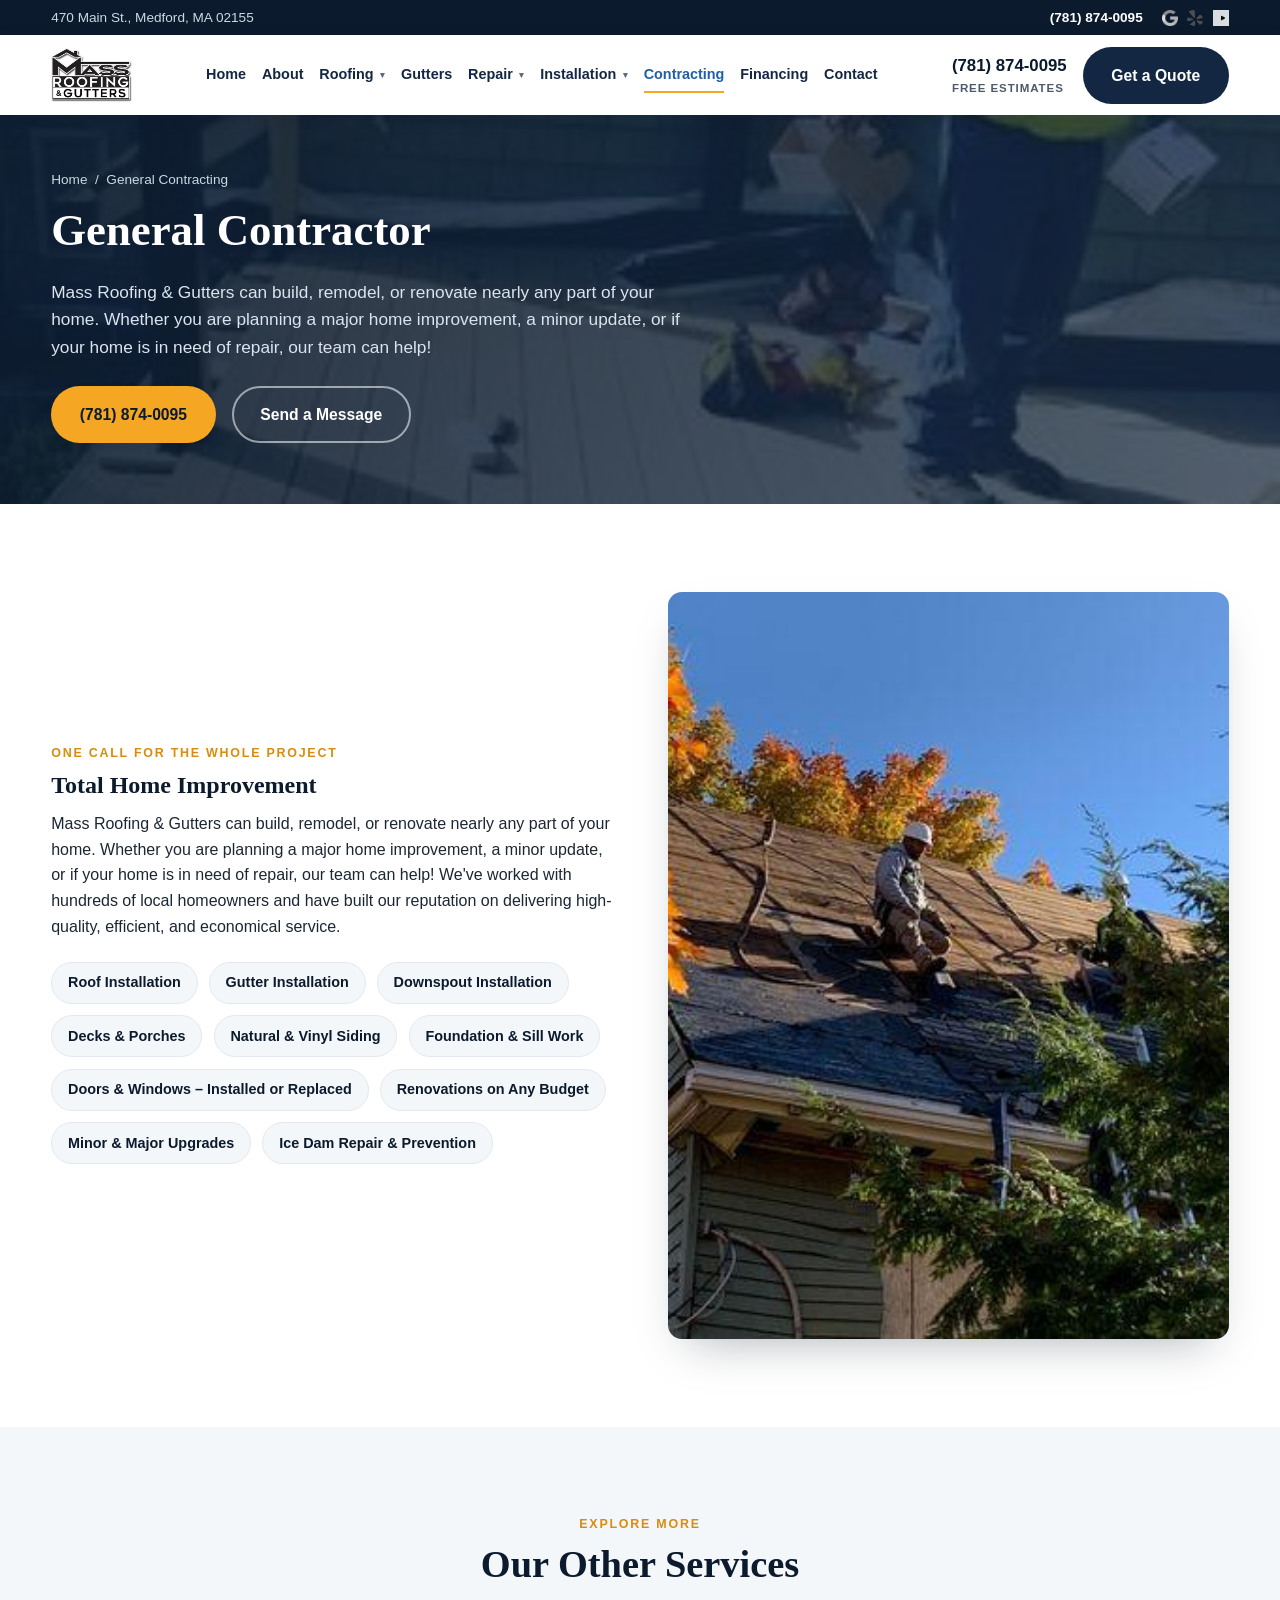
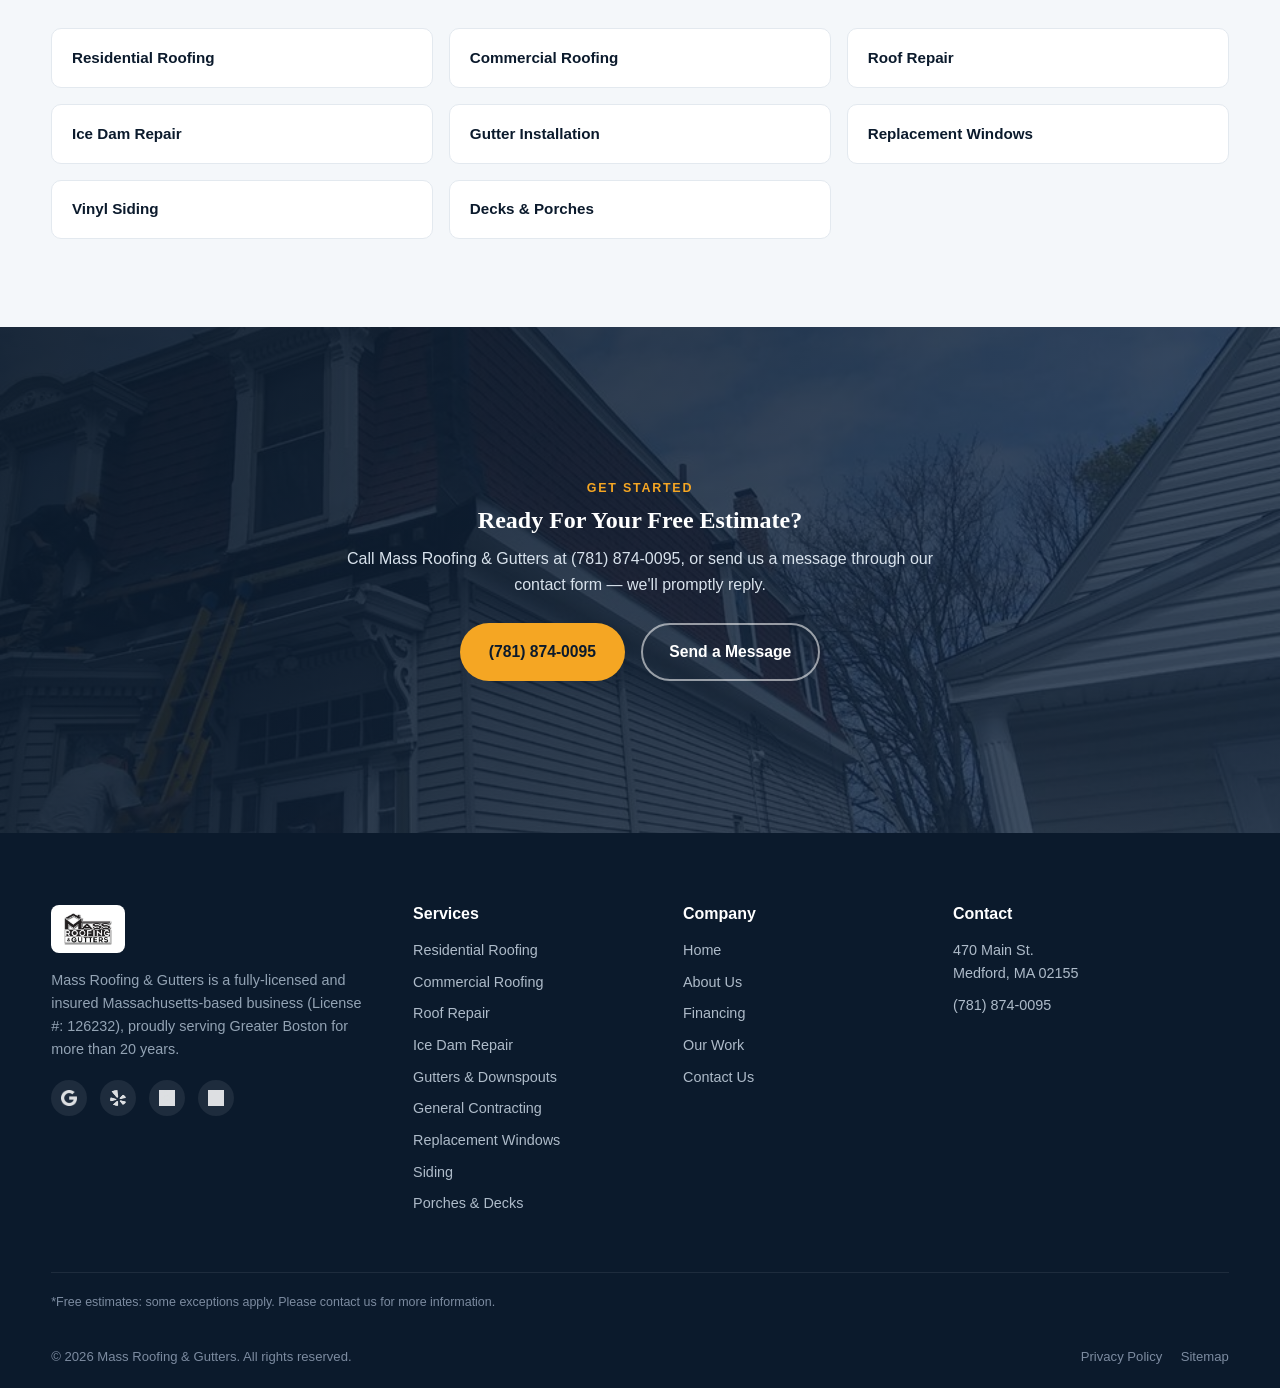
<file: general-contracting.html>
<!DOCTYPE html>
<html lang="en">
<head>
<meta charset="UTF-8">
<meta name="viewport" content="width=device-width, initial-scale=1.0">
<title>General Contractor | Mass Roofing & Gutters</title>
<meta name="description" content="General contracting services in Medford, MA: roofing, gutters, decks, porches, siding, foundation and sill work, doors and windows. Renovations on any budget.">
<link rel="stylesheet" href="styles.css">
</head>
<body>

<div class="topbar">
  <div class="container">
    <div>470 Main St., Medford, MA 02155</div>
    <div style="display:flex;align-items:center;gap:1.4em;">
      <a class="phone" href="tel:7818740095">(781) 874-0095</a>
      <div class="social">
        <a href="#" aria-label="Google"><img src="website_graphics/google-icon.png" alt="Google"></a>
        <a href="#" aria-label="Yelp"><img src="website_graphics/yelp-icon.png" alt="Yelp"></a>
        <a href="#" aria-label="Houzz"><img src="website_graphics/houzz-icon.png" alt="Houzz"></a>
      </div>
    </div>
  </div>
</div>

<header class="site-header">
  <div class="container nav-wrap">
    <a href="index.html" class="brand">
      <img src="website_graphics/mass-roofing-logo-new.jpeg" alt="Mass Roofing & Gutters logo">
    </a>
    <nav class="main-nav">
      <ul>
        <li><a href="index.html">Home</a></li>
        <li><a href="index.html#about">About</a></li>
        <li class="has-dropdown">
          <a href="residential-roofing.html">Roofing <span class="caret">&#9662;</span></a>
          <ul class="dropdown-menu">
            <li><a href="residential-roofing.html">Residential Roofing</a></li>
            <li><a href="commercial-roofing.html">Commercial Roofing</a></li>
          </ul>
        </li>
        <li><a href="gutters.html">Gutters</a></li>
        <li class="has-dropdown">
          <a href="roof-repair.html">Repair <span class="caret">&#9662;</span></a>
          <ul class="dropdown-menu">
            <li><a href="roof-repair.html">Roof Repair</a></li>
            <li><a href="ice-dam-repair.html">Ice Dam Repair</a></li>
          </ul>
        </li>
        <li class="has-dropdown">
          <a href="windows.html">Installation <span class="caret">&#9662;</span></a>
          <ul class="dropdown-menu">
            <li><a href="windows.html">Replacement Windows</a></li>
            <li><a href="siding.html">Vinyl Siding</a></li>
            <li><a href="decks-porches.html">Decks & Porches</a></li>
          </ul>
        </li>
        <li><a href="general-contracting.html" class="active">Contracting</a></li>
        <li><a href="index.html#financing">Financing</a></li>
        <li><a href="index.html#contact">Contact</a></li>
      </ul>
    </nav>
    <div class="header-cta">
      <div class="call">(781) 874-0095<span>Free Estimates</span></div>
      <a href="index.html#contact" class="btn btn-navy">Get a Quote</a>
    </div>
    <button class="menu-toggle" aria-label="Menu">&#9776;</button>
  </div>
</header>

<section class="page-hero" style="--hero-img:url('website_graphics/deck-build-2.jpg');">
  <div class="container">
    <div class="breadcrumb"><a href="index.html">Home</a> &nbsp;/&nbsp; General Contracting</div>
    <h1>General Contractor</h1>
    <p class="lead">Mass Roofing &amp; Gutters can build, remodel, or renovate nearly any part of your home. Whether you are planning a major home improvement, a minor update, or if your home is in need of repair, our team can help!</p>
    <div class="page-hero-actions">
      <a href="tel:7818740095" class="btn btn-accent">(781) 874-0095</a>
      <a href="index.html#contact" class="btn btn-outline">Send a Message</a>
    </div>
  </div>
</section>

<section>
  <div class="container">
    <div class="split">
      <div>
        <span class="eyebrow">One Call for the Whole Project</span>
        <h2>Total Home Improvement</h2>
        <p>Mass Roofing &amp; Gutters can build, remodel, or renovate nearly any part of your home. Whether you are planning a major home improvement, a minor update, or if your home is in need of repair, our team can help! We've worked with hundreds of local homeowners and have built our reputation on delivering high-quality, efficient, and economical service.</p>
        <div class="pill-grid">
          <span class="pill">Roof Installation</span>
          <span class="pill">Gutter Installation</span>
          <span class="pill">Downspout Installation</span>
          <span class="pill">Decks &amp; Porches</span>
          <span class="pill">Natural &amp; Vinyl Siding</span>
          <span class="pill">Foundation &amp; Sill Work</span>
          <span class="pill">Doors &amp; Windows &ndash; Installed or Replaced</span>
          <span class="pill">Renovations on Any Budget</span>
          <span class="pill">Minor &amp; Major Upgrades</span>
          <span class="pill">Ice Dam Repair &amp; Prevention</span>
        </div>
      </div>
      <div class="media"><img loading="lazy" src="website_graphics/roofer-action.jpg" alt="Contractor working on a roof in fall"></div>
    </div>
  </div>
</section>

<section class="bg-mist">
  <div class="container">
    <div class="section-head center">
      <span class="eyebrow">Explore More</span>
      <h2>Our Other Services</h2>
    </div>
    <div class="related-grid">
      <a class="related-card" href="residential-roofing.html">Residential Roofing</a>
      <a class="related-card" href="commercial-roofing.html">Commercial Roofing</a>
      <a class="related-card" href="roof-repair.html">Roof Repair</a>
      <a class="related-card" href="ice-dam-repair.html">Ice Dam Repair</a>
      <a class="related-card" href="gutters.html">Gutter Installation</a>
      <a class="related-card" href="windows.html">Replacement Windows</a>
      <a class="related-card" href="siding.html">Vinyl Siding</a>
      <a class="related-card" href="decks-porches.html">Decks & Porches</a>
    </div>
  </div>
</section>

<section class="cta-strip" id="contact">
  <div class="container">
    <span class="eyebrow" style="color:var(--accent);">Get Started</span>
    <h2>Ready For Your Free Estimate?</h2>
    <p>Call Mass Roofing &amp; Gutters at (781) 874-0095, or send us a message through our contact form &mdash; we'll promptly reply.</p>
    <div class="cta-actions">
      <a href="tel:7818740095" class="btn btn-accent">(781) 874-0095</a>
      <a href="index.html#contact" class="btn btn-outline">Send a Message</a>
    </div>
  </div>
</section>

<footer>
  <div class="container">
    <div class="footer-grid">
      <div>
        <img loading="lazy" class="foot-logo" src="website_graphics/mass-roofing-logo-new.jpeg" alt="Mass Roofing & Gutters">
        <p>Mass Roofing &amp; Gutters is a fully-licensed and insured Massachusetts-based business (License #: 126232), proudly serving Greater Boston for more than 20 years.</p>
        <div class="foot-social">
          <a href="#" aria-label="Google"><img loading="lazy" src="website_graphics/google-icon.png" alt="Google"></a>
          <a href="#" aria-label="Yelp"><img loading="lazy" src="website_graphics/yelp-icon.png" alt="Yelp"></a>
          <a href="#" aria-label="Houzz"><img loading="lazy" src="website_graphics/houzz-icon.png" alt="Houzz"></a>
          <a href="#" aria-label="BBB"><img loading="lazy" src="website_graphics/bbb-icon.png" alt="BBB"></a>
        </div>
      </div>
      <div>
        <h4>Services</h4>
        <ul>
          <li><a href="residential-roofing.html">Residential Roofing</a></li>
          <li><a href="commercial-roofing.html">Commercial Roofing</a></li>
          <li><a href="roof-repair.html">Roof Repair</a></li>
          <li><a href="ice-dam-repair.html">Ice Dam Repair</a></li>
          <li><a href="gutters.html">Gutters &amp; Downspouts</a></li>
          <li><a href="general-contracting.html">General Contracting</a></li>
          <li><a href="windows.html">Replacement Windows</a></li>
          <li><a href="siding.html">Siding</a></li>
          <li><a href="decks-porches.html">Porches &amp; Decks</a></li>
        </ul>
      </div>
      <div>
        <h4>Company</h4>
        <ul>
          <li><a href="index.html">Home</a></li>
          <li><a href="index.html#about">About Us</a></li>
          <li><a href="index.html#financing">Financing</a></li>
          <li><a href="index.html#gallery">Our Work</a></li>
          <li><a href="index.html#contact">Contact Us</a></li>
        </ul>
      </div>
      <div>
        <h4>Contact</h4>
        <ul>
          <li>470 Main St.<br>Medford, MA 02155</li>
          <li><a href="tel:7818740095">(781) 874-0095</a></li>
        </ul>
      </div>
    </div>
    <p style="font-size:.78rem;color:#7c8ba0;padding-top:1.6em;">*Free estimates: some exceptions apply. Please contact us for more information.</p>
    <div class="foot-bottom">
      <div>&copy; 2026 Mass Roofing &amp; Gutters. All rights reserved.</div>
      <div style="display:flex;gap:1.4em;">
        <a href="#">Privacy Policy</a>
        <a href="#">Sitemap</a>
      </div>
    </div>
  </div>
</footer>

<script>
  document.querySelector('.menu-toggle')?.addEventListener('click', function(){
    var nav = document.querySelector('.main-nav');
    var open = nav.style.display === 'block';
    nav.style.display = open ? 'none' : 'block';
    nav.style.position='absolute';
    nav.style.top='100%';
    nav.style.left='0';
    nav.style.right='0';
    nav.style.background='#fff';
    nav.style.padding='1em 6%';
    nav.style.boxShadow='0 12px 20px -10px rgba(11,26,44,.2)';
    var ul = nav.querySelector('ul');
    ul.style.flexDirection='column';
    ul.style.gap='1em';
  });
</script>

</body>
</html>
</file>
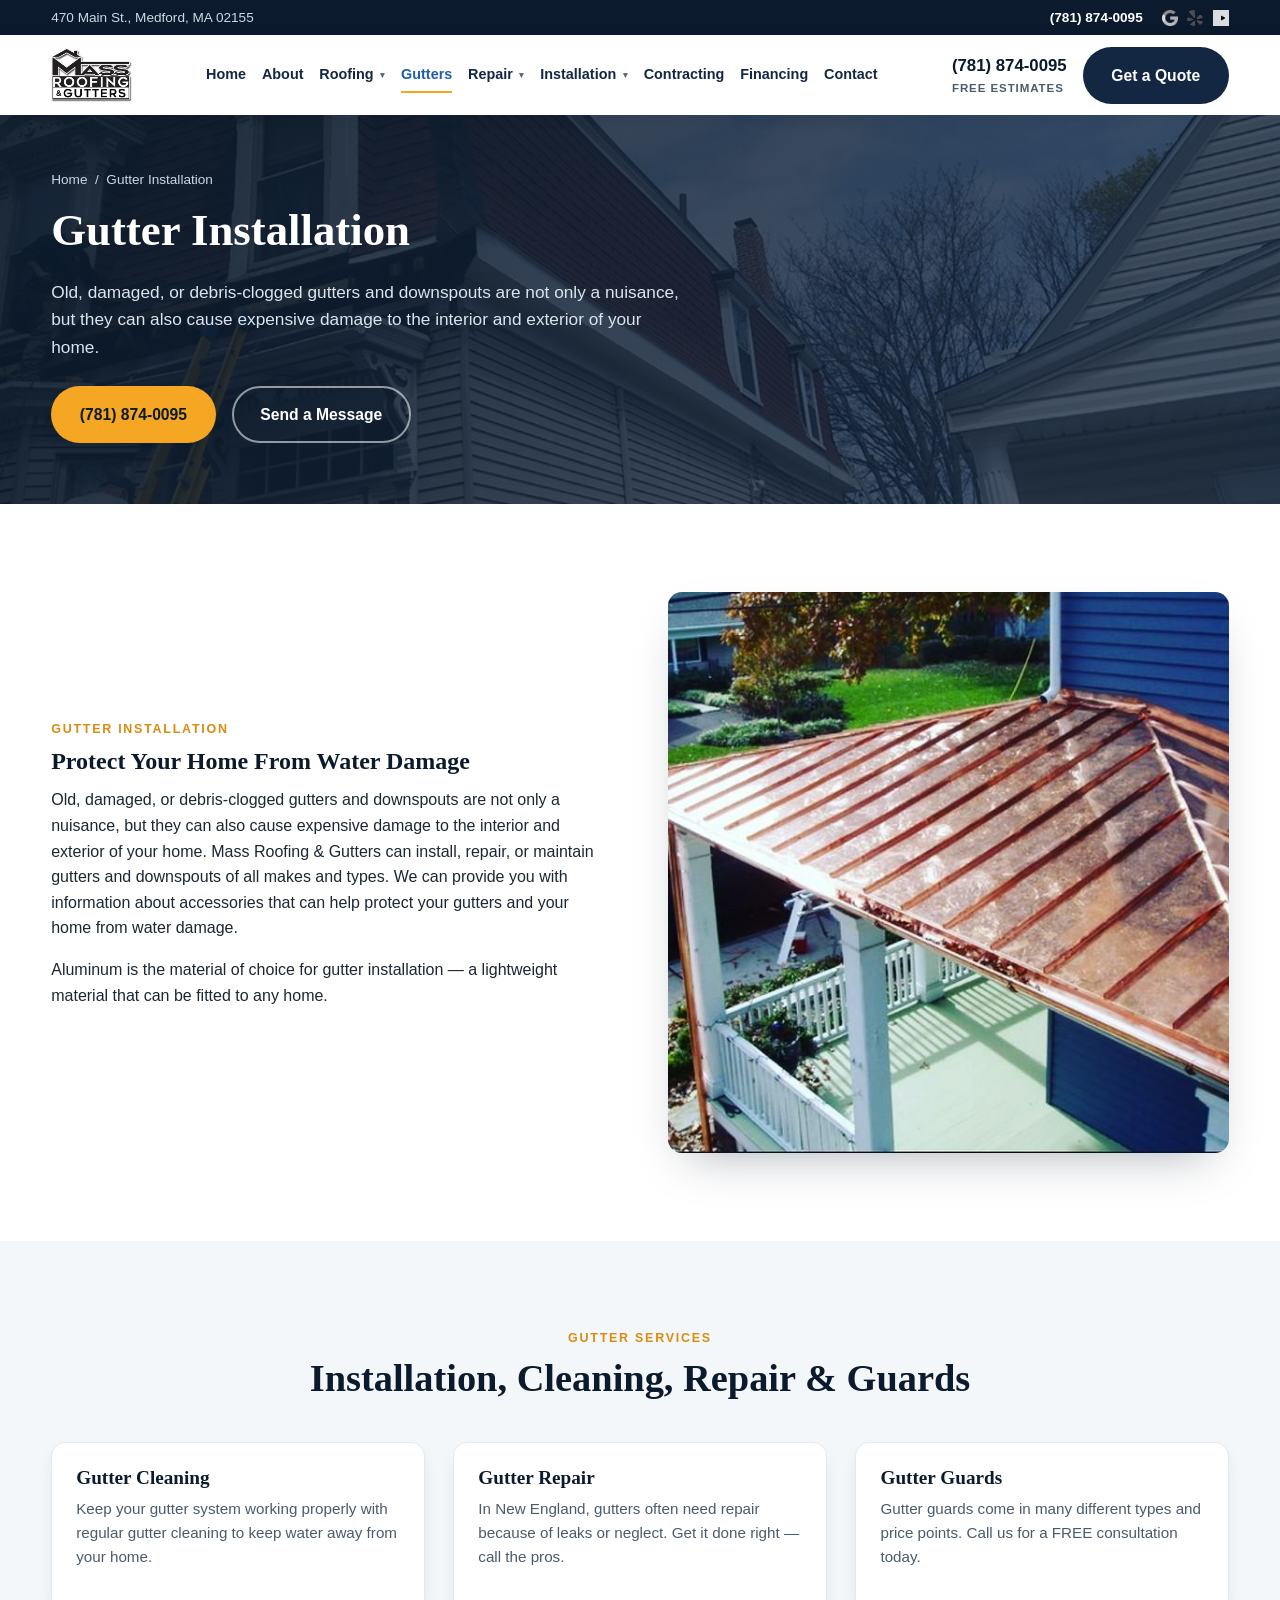
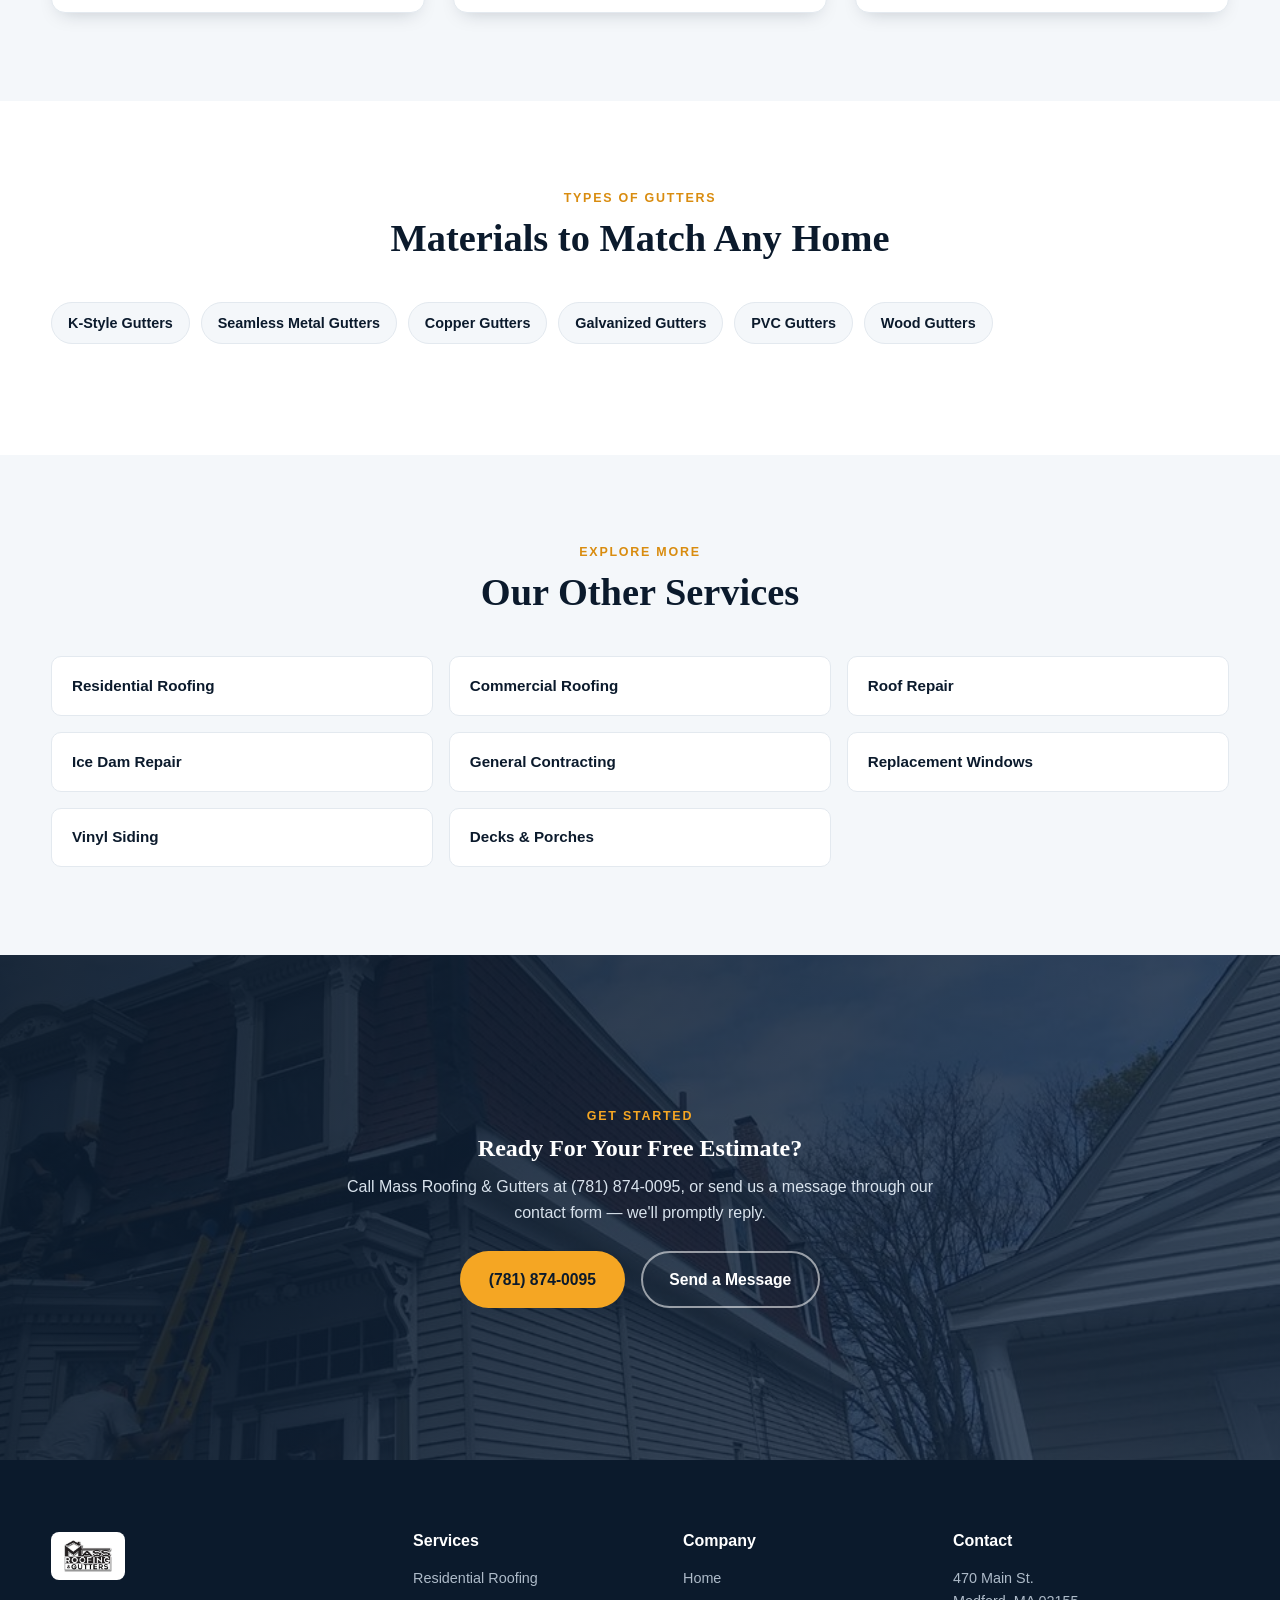
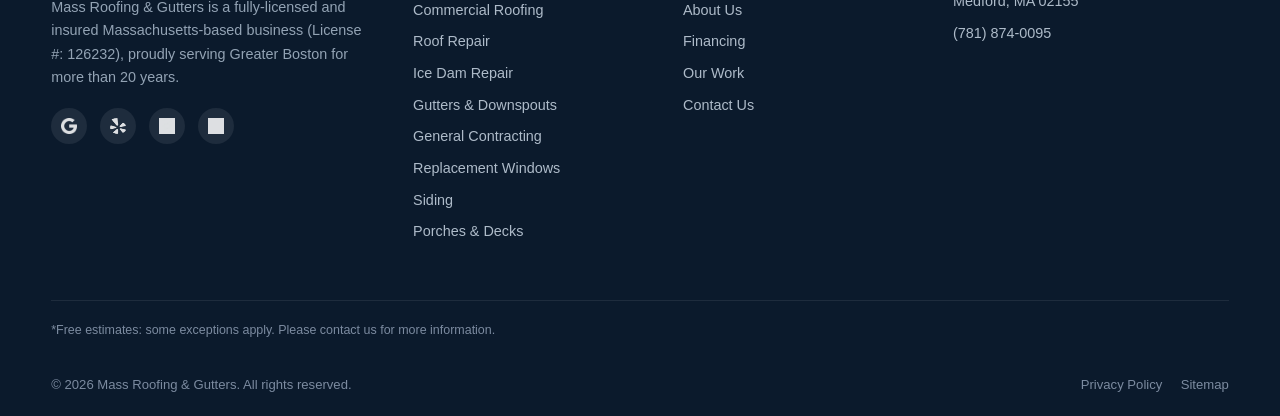
<file: gutters.html>
<!DOCTYPE html>
<html lang="en">
<head>
<meta charset="UTF-8">
<meta name="viewport" content="width=device-width, initial-scale=1.0">
<title>Gutter Installation | Mass Roofing & Gutters</title>
<meta name="description" content="Gutter and downspout installation, cleaning, repair and gutter guards in Medford, MA and Greater Boston. K-style, seamless, copper, galvanized, PVC and wood gutters.">
<link rel="stylesheet" href="styles.css">
</head>
<body>

<div class="topbar">
  <div class="container">
    <div>470 Main St., Medford, MA 02155</div>
    <div style="display:flex;align-items:center;gap:1.4em;">
      <a class="phone" href="tel:7818740095">(781) 874-0095</a>
      <div class="social">
        <a href="#" aria-label="Google"><img src="website_graphics/google-icon.png" alt="Google"></a>
        <a href="#" aria-label="Yelp"><img src="website_graphics/yelp-icon.png" alt="Yelp"></a>
        <a href="#" aria-label="Houzz"><img src="website_graphics/houzz-icon.png" alt="Houzz"></a>
      </div>
    </div>
  </div>
</div>

<header class="site-header">
  <div class="container nav-wrap">
    <a href="index.html" class="brand">
      <img src="website_graphics/mass-roofing-logo-new.jpeg" alt="Mass Roofing & Gutters logo">
    </a>
    <nav class="main-nav">
      <ul>
        <li><a href="index.html">Home</a></li>
        <li><a href="index.html#about">About</a></li>
        <li class="has-dropdown">
          <a href="residential-roofing.html">Roofing <span class="caret">&#9662;</span></a>
          <ul class="dropdown-menu">
            <li><a href="residential-roofing.html">Residential Roofing</a></li>
            <li><a href="commercial-roofing.html">Commercial Roofing</a></li>
          </ul>
        </li>
        <li><a href="gutters.html" class="active">Gutters</a></li>
        <li class="has-dropdown">
          <a href="roof-repair.html">Repair <span class="caret">&#9662;</span></a>
          <ul class="dropdown-menu">
            <li><a href="roof-repair.html">Roof Repair</a></li>
            <li><a href="ice-dam-repair.html">Ice Dam Repair</a></li>
          </ul>
        </li>
        <li class="has-dropdown">
          <a href="windows.html">Installation <span class="caret">&#9662;</span></a>
          <ul class="dropdown-menu">
            <li><a href="windows.html">Replacement Windows</a></li>
            <li><a href="siding.html">Vinyl Siding</a></li>
            <li><a href="decks-porches.html">Decks & Porches</a></li>
          </ul>
        </li>
        <li><a href="general-contracting.html">Contracting</a></li>
        <li><a href="index.html#financing">Financing</a></li>
        <li><a href="index.html#contact">Contact</a></li>
      </ul>
    </nav>
    <div class="header-cta">
      <div class="call">(781) 874-0095<span>Free Estimates</span></div>
      <a href="index.html#contact" class="btn btn-navy">Get a Quote</a>
    </div>
    <button class="menu-toggle" aria-label="Menu">&#9776;</button>
  </div>
</header>

<section class="page-hero" style="--hero-img:url('website_graphics/roofing-job-2.jpg');">
  <div class="container">
    <div class="breadcrumb"><a href="index.html">Home</a> &nbsp;/&nbsp; Gutter Installation</div>
    <h1>Gutter Installation</h1>
    <p class="lead">Old, damaged, or debris-clogged gutters and downspouts are not only a nuisance, but they can also cause expensive damage to the interior and exterior of your home.</p>
    <div class="page-hero-actions">
      <a href="tel:7818740095" class="btn btn-accent">(781) 874-0095</a>
      <a href="index.html#contact" class="btn btn-outline">Send a Message</a>
    </div>
  </div>
</section>

<section>
  <div class="container">
    <div class="split">
      <div>
        <span class="eyebrow">Gutter Installation</span>
        <h2>Protect Your Home From Water Damage</h2>
        <p>Old, damaged, or debris-clogged gutters and downspouts are not only a nuisance, but they can also cause expensive damage to the interior and exterior of your home. Mass Roofing &amp; Gutters can install, repair, or maintain gutters and downspouts of all makes and types. We can provide you with information about accessories that can help protect your gutters and your home from water damage.</p>
        <p>Aluminum is the material of choice for gutter installation &mdash; a lightweight material that can be fitted to any home.</p>
      </div>
      <div class="media"><img loading="lazy" src="website_graphics/copper-roof-porch.jpg" alt="Copper roof and gutter detail on a covered porch"></div>
    </div>
  </div>
</section>

<section class="bg-mist">
  <div class="container">
    <div class="section-head center">
      <span class="eyebrow">Gutter Services</span>
      <h2>Installation, Cleaning, Repair &amp; Guards</h2>
    </div>
    <div class="services-grid">
      <div class="service-card">
        <div class="body">
          <h3>Gutter Cleaning</h3>
          <p>Keep your gutter system working properly with regular gutter cleaning to keep water away from your home.</p>
        </div>
      </div>
      <div class="service-card">
        <div class="body">
          <h3>Gutter Repair</h3>
          <p>In New England, gutters often need repair because of leaks or neglect. Get it done right &mdash; call the pros.</p>
        </div>
      </div>
      <div class="service-card">
        <div class="body">
          <h3>Gutter Guards</h3>
          <p>Gutter guards come in many different types and price points. Call us for a FREE consultation today.</p>
        </div>
      </div>
    </div>
  </div>
</section>

<section>
  <div class="container">
    <div class="section-head center">
      <span class="eyebrow">Types of Gutters</span>
      <h2>Materials to Match Any Home</h2>
    </div>
        <div class="pill-grid">
          <span class="pill">K-Style Gutters</span>
          <span class="pill">Seamless Metal Gutters</span>
          <span class="pill">Copper Gutters</span>
          <span class="pill">Galvanized Gutters</span>
          <span class="pill">PVC Gutters</span>
          <span class="pill">Wood Gutters</span>
        </div>
  </div>
</section>

<section class="bg-mist">
  <div class="container">
    <div class="section-head center">
      <span class="eyebrow">Explore More</span>
      <h2>Our Other Services</h2>
    </div>
    <div class="related-grid">
      <a class="related-card" href="residential-roofing.html">Residential Roofing</a>
      <a class="related-card" href="commercial-roofing.html">Commercial Roofing</a>
      <a class="related-card" href="roof-repair.html">Roof Repair</a>
      <a class="related-card" href="ice-dam-repair.html">Ice Dam Repair</a>
      <a class="related-card" href="general-contracting.html">General Contracting</a>
      <a class="related-card" href="windows.html">Replacement Windows</a>
      <a class="related-card" href="siding.html">Vinyl Siding</a>
      <a class="related-card" href="decks-porches.html">Decks & Porches</a>
    </div>
  </div>
</section>

<section class="cta-strip" id="contact">
  <div class="container">
    <span class="eyebrow" style="color:var(--accent);">Get Started</span>
    <h2>Ready For Your Free Estimate?</h2>
    <p>Call Mass Roofing &amp; Gutters at (781) 874-0095, or send us a message through our contact form &mdash; we'll promptly reply.</p>
    <div class="cta-actions">
      <a href="tel:7818740095" class="btn btn-accent">(781) 874-0095</a>
      <a href="index.html#contact" class="btn btn-outline">Send a Message</a>
    </div>
  </div>
</section>

<footer>
  <div class="container">
    <div class="footer-grid">
      <div>
        <img loading="lazy" class="foot-logo" src="website_graphics/mass-roofing-logo-new.jpeg" alt="Mass Roofing & Gutters">
        <p>Mass Roofing &amp; Gutters is a fully-licensed and insured Massachusetts-based business (License #: 126232), proudly serving Greater Boston for more than 20 years.</p>
        <div class="foot-social">
          <a href="#" aria-label="Google"><img loading="lazy" src="website_graphics/google-icon.png" alt="Google"></a>
          <a href="#" aria-label="Yelp"><img loading="lazy" src="website_graphics/yelp-icon.png" alt="Yelp"></a>
          <a href="#" aria-label="Houzz"><img loading="lazy" src="website_graphics/houzz-icon.png" alt="Houzz"></a>
          <a href="#" aria-label="BBB"><img loading="lazy" src="website_graphics/bbb-icon.png" alt="BBB"></a>
        </div>
      </div>
      <div>
        <h4>Services</h4>
        <ul>
          <li><a href="residential-roofing.html">Residential Roofing</a></li>
          <li><a href="commercial-roofing.html">Commercial Roofing</a></li>
          <li><a href="roof-repair.html">Roof Repair</a></li>
          <li><a href="ice-dam-repair.html">Ice Dam Repair</a></li>
          <li><a href="gutters.html">Gutters &amp; Downspouts</a></li>
          <li><a href="general-contracting.html">General Contracting</a></li>
          <li><a href="windows.html">Replacement Windows</a></li>
          <li><a href="siding.html">Siding</a></li>
          <li><a href="decks-porches.html">Porches &amp; Decks</a></li>
        </ul>
      </div>
      <div>
        <h4>Company</h4>
        <ul>
          <li><a href="index.html">Home</a></li>
          <li><a href="index.html#about">About Us</a></li>
          <li><a href="index.html#financing">Financing</a></li>
          <li><a href="index.html#gallery">Our Work</a></li>
          <li><a href="index.html#contact">Contact Us</a></li>
        </ul>
      </div>
      <div>
        <h4>Contact</h4>
        <ul>
          <li>470 Main St.<br>Medford, MA 02155</li>
          <li><a href="tel:7818740095">(781) 874-0095</a></li>
        </ul>
      </div>
    </div>
    <p style="font-size:.78rem;color:#7c8ba0;padding-top:1.6em;">*Free estimates: some exceptions apply. Please contact us for more information.</p>
    <div class="foot-bottom">
      <div>&copy; 2026 Mass Roofing &amp; Gutters. All rights reserved.</div>
      <div style="display:flex;gap:1.4em;">
        <a href="#">Privacy Policy</a>
        <a href="#">Sitemap</a>
      </div>
    </div>
  </div>
</footer>

<script>
  document.querySelector('.menu-toggle')?.addEventListener('click', function(){
    var nav = document.querySelector('.main-nav');
    var open = nav.style.display === 'block';
    nav.style.display = open ? 'none' : 'block';
    nav.style.position='absolute';
    nav.style.top='100%';
    nav.style.left='0';
    nav.style.right='0';
    nav.style.background='#fff';
    nav.style.padding='1em 6%';
    nav.style.boxShadow='0 12px 20px -10px rgba(11,26,44,.2)';
    var ul = nav.querySelector('ul');
    ul.style.flexDirection='column';
    ul.style.gap='1em';
  });
</script>

</body>
</html>
</file>
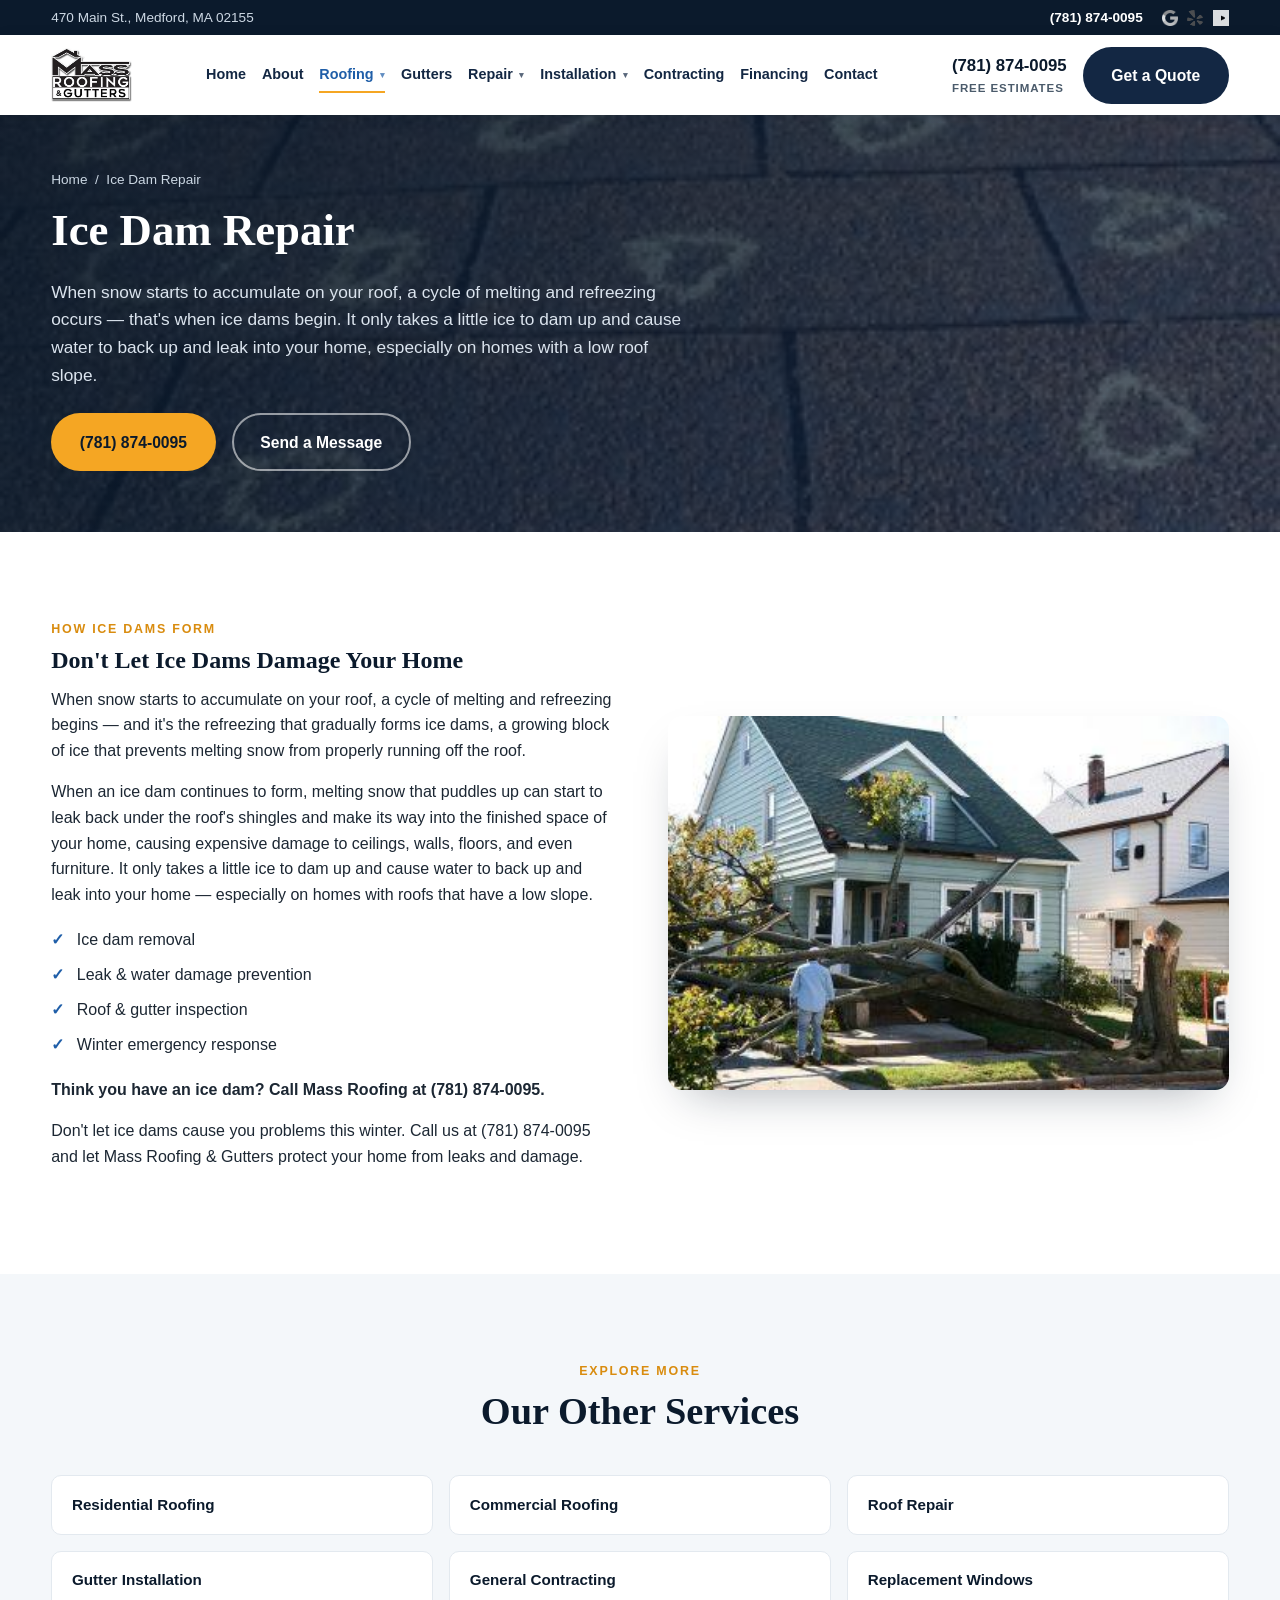
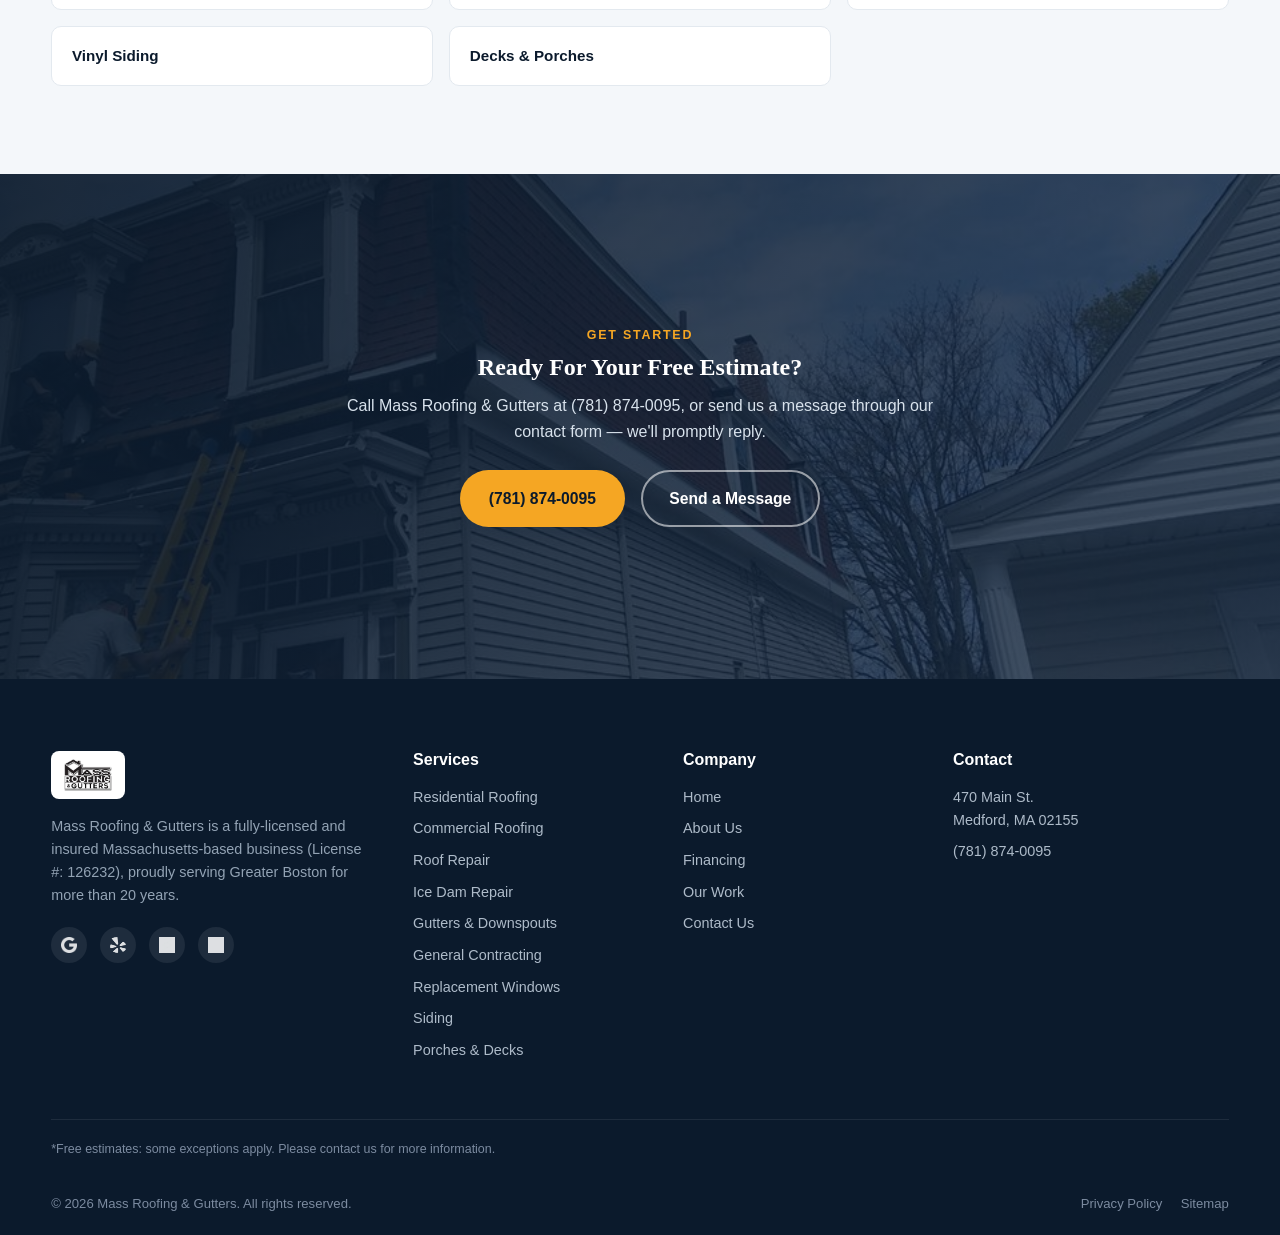
<file: ice-dam-repair.html>
<!DOCTYPE html>
<html lang="en">
<head>
<meta charset="UTF-8">
<meta name="viewport" content="width=device-width, initial-scale=1.0">
<title>Ice Dam Repair | Mass Roofing & Gutters</title>
<meta name="description" content="Ice dam removal and repair in Medford, MA and Greater Boston. Protect your home from winter leaks and water damage caused by ice dams.">
<link rel="stylesheet" href="styles.css">
</head>
<body>

<div class="topbar">
  <div class="container">
    <div>470 Main St., Medford, MA 02155</div>
    <div style="display:flex;align-items:center;gap:1.4em;">
      <a class="phone" href="tel:7818740095">(781) 874-0095</a>
      <div class="social">
        <a href="#" aria-label="Google"><img src="website_graphics/google-icon.png" alt="Google"></a>
        <a href="#" aria-label="Yelp"><img src="website_graphics/yelp-icon.png" alt="Yelp"></a>
        <a href="#" aria-label="Houzz"><img src="website_graphics/houzz-icon.png" alt="Houzz"></a>
      </div>
    </div>
  </div>
</div>

<header class="site-header">
  <div class="container nav-wrap">
    <a href="index.html" class="brand">
      <img src="website_graphics/mass-roofing-logo-new.jpeg" alt="Mass Roofing & Gutters logo">
    </a>
    <nav class="main-nav">
      <ul>
        <li><a href="index.html">Home</a></li>
        <li><a href="index.html#about">About</a></li>
        <li class="has-dropdown">
          <a href="residential-roofing.html" class="active">Roofing <span class="caret">&#9662;</span></a>
          <ul class="dropdown-menu">
            <li><a href="residential-roofing.html">Residential Roofing</a></li>
            <li><a href="commercial-roofing.html">Commercial Roofing</a></li>
          </ul>
        </li>
        <li><a href="gutters.html">Gutters</a></li>
        <li class="has-dropdown">
          <a href="roof-repair.html">Repair <span class="caret">&#9662;</span></a>
          <ul class="dropdown-menu">
            <li><a href="roof-repair.html">Roof Repair</a></li>
            <li><a href="ice-dam-repair.html">Ice Dam Repair</a></li>
          </ul>
        </li>
        <li class="has-dropdown">
          <a href="windows.html">Installation <span class="caret">&#9662;</span></a>
          <ul class="dropdown-menu">
            <li><a href="windows.html">Replacement Windows</a></li>
            <li><a href="siding.html">Vinyl Siding</a></li>
            <li><a href="decks-porches.html">Decks & Porches</a></li>
          </ul>
        </li>
        <li><a href="general-contracting.html">Contracting</a></li>
        <li><a href="index.html#financing">Financing</a></li>
        <li><a href="index.html#contact">Contact</a></li>
      </ul>
    </nav>
    <div class="header-cta">
      <div class="call">(781) 874-0095<span>Free Estimates</span></div>
      <a href="index.html#contact" class="btn btn-navy">Get a Quote</a>
    </div>
    <button class="menu-toggle" aria-label="Menu">&#9776;</button>
  </div>
</header>

<section class="page-hero" style="--hero-img:url('website_graphics/hail-damage.jpg');">
  <div class="container">
    <div class="breadcrumb"><a href="index.html">Home</a> &nbsp;/&nbsp; Ice Dam Repair</div>
    <h1>Ice Dam Repair</h1>
    <p class="lead">When snow starts to accumulate on your roof, a cycle of melting and refreezing occurs &mdash; that's when ice dams begin. It only takes a little ice to dam up and cause water to back up and leak into your home, especially on homes with a low roof slope.</p>
    <div class="page-hero-actions">
      <a href="tel:7818740095" class="btn btn-accent">(781) 874-0095</a>
      <a href="index.html#contact" class="btn btn-outline">Send a Message</a>
    </div>
  </div>
</section>

<section>
  <div class="container">
    <div class="split">
      <div>
        <span class="eyebrow">How Ice Dams Form</span>
        <h2>Don't Let Ice Dams Damage Your Home</h2>
        <p>When snow starts to accumulate on your roof, a cycle of melting and refreezing begins &mdash; and it's the refreezing that gradually forms ice dams, a growing block of ice that prevents melting snow from properly running off the roof.</p>
        <p>When an ice dam continues to form, melting snow that puddles up can start to leak back under the roof's shingles and make its way into the finished space of your home, causing expensive damage to ceilings, walls, floors, and even furniture. It only takes a little ice to dam up and cause water to back up and leak into your home &mdash; especially on homes with roofs that have a low slope.</p>
        <ul class="check-list">
          <li>Ice dam removal</li>
          <li>Leak &amp; water damage prevention</li>
          <li>Roof &amp; gutter inspection</li>
          <li>Winter emergency response</li>
        </ul>
        <p><strong>Think you have an ice dam? Call Mass Roofing at (781) 874-0095.</strong></p>
        <p>Don't let ice dams cause you problems this winter. Call us at (781) 874-0095 and let Mass Roofing &amp; Gutters protect your home from leaks and damage.</p>
      </div>
      <div class="media"><img loading="lazy" src="website_graphics/storm-damage-tree.jpg" alt="Winter storm damage to a home"></div>
    </div>
  </div>
</section>

<section class="bg-mist">
  <div class="container">
    <div class="section-head center">
      <span class="eyebrow">Explore More</span>
      <h2>Our Other Services</h2>
    </div>
    <div class="related-grid">
      <a class="related-card" href="residential-roofing.html">Residential Roofing</a>
      <a class="related-card" href="commercial-roofing.html">Commercial Roofing</a>
      <a class="related-card" href="roof-repair.html">Roof Repair</a>
      <a class="related-card" href="gutters.html">Gutter Installation</a>
      <a class="related-card" href="general-contracting.html">General Contracting</a>
      <a class="related-card" href="windows.html">Replacement Windows</a>
      <a class="related-card" href="siding.html">Vinyl Siding</a>
      <a class="related-card" href="decks-porches.html">Decks & Porches</a>
    </div>
  </div>
</section>

<section class="cta-strip" id="contact">
  <div class="container">
    <span class="eyebrow" style="color:var(--accent);">Get Started</span>
    <h2>Ready For Your Free Estimate?</h2>
    <p>Call Mass Roofing &amp; Gutters at (781) 874-0095, or send us a message through our contact form &mdash; we'll promptly reply.</p>
    <div class="cta-actions">
      <a href="tel:7818740095" class="btn btn-accent">(781) 874-0095</a>
      <a href="index.html#contact" class="btn btn-outline">Send a Message</a>
    </div>
  </div>
</section>

<footer>
  <div class="container">
    <div class="footer-grid">
      <div>
        <img loading="lazy" class="foot-logo" src="website_graphics/mass-roofing-logo-new.jpeg" alt="Mass Roofing & Gutters">
        <p>Mass Roofing &amp; Gutters is a fully-licensed and insured Massachusetts-based business (License #: 126232), proudly serving Greater Boston for more than 20 years.</p>
        <div class="foot-social">
          <a href="#" aria-label="Google"><img loading="lazy" src="website_graphics/google-icon.png" alt="Google"></a>
          <a href="#" aria-label="Yelp"><img loading="lazy" src="website_graphics/yelp-icon.png" alt="Yelp"></a>
          <a href="#" aria-label="Houzz"><img loading="lazy" src="website_graphics/houzz-icon.png" alt="Houzz"></a>
          <a href="#" aria-label="BBB"><img loading="lazy" src="website_graphics/bbb-icon.png" alt="BBB"></a>
        </div>
      </div>
      <div>
        <h4>Services</h4>
        <ul>
          <li><a href="residential-roofing.html">Residential Roofing</a></li>
          <li><a href="commercial-roofing.html">Commercial Roofing</a></li>
          <li><a href="roof-repair.html">Roof Repair</a></li>
          <li><a href="ice-dam-repair.html">Ice Dam Repair</a></li>
          <li><a href="gutters.html">Gutters &amp; Downspouts</a></li>
          <li><a href="general-contracting.html">General Contracting</a></li>
          <li><a href="windows.html">Replacement Windows</a></li>
          <li><a href="siding.html">Siding</a></li>
          <li><a href="decks-porches.html">Porches &amp; Decks</a></li>
        </ul>
      </div>
      <div>
        <h4>Company</h4>
        <ul>
          <li><a href="index.html">Home</a></li>
          <li><a href="index.html#about">About Us</a></li>
          <li><a href="index.html#financing">Financing</a></li>
          <li><a href="index.html#gallery">Our Work</a></li>
          <li><a href="index.html#contact">Contact Us</a></li>
        </ul>
      </div>
      <div>
        <h4>Contact</h4>
        <ul>
          <li>470 Main St.<br>Medford, MA 02155</li>
          <li><a href="tel:7818740095">(781) 874-0095</a></li>
        </ul>
      </div>
    </div>
    <p style="font-size:.78rem;color:#7c8ba0;padding-top:1.6em;">*Free estimates: some exceptions apply. Please contact us for more information.</p>
    <div class="foot-bottom">
      <div>&copy; 2026 Mass Roofing &amp; Gutters. All rights reserved.</div>
      <div style="display:flex;gap:1.4em;">
        <a href="#">Privacy Policy</a>
        <a href="#">Sitemap</a>
      </div>
    </div>
  </div>
</footer>

<script>
  document.querySelector('.menu-toggle')?.addEventListener('click', function(){
    var nav = document.querySelector('.main-nav');
    var open = nav.style.display === 'block';
    nav.style.display = open ? 'none' : 'block';
    nav.style.position='absolute';
    nav.style.top='100%';
    nav.style.left='0';
    nav.style.right='0';
    nav.style.background='#fff';
    nav.style.padding='1em 6%';
    nav.style.boxShadow='0 12px 20px -10px rgba(11,26,44,.2)';
    var ul = nav.querySelector('ul');
    ul.style.flexDirection='column';
    ul.style.gap='1em';
  });
</script>

</body>
</html>
</file>
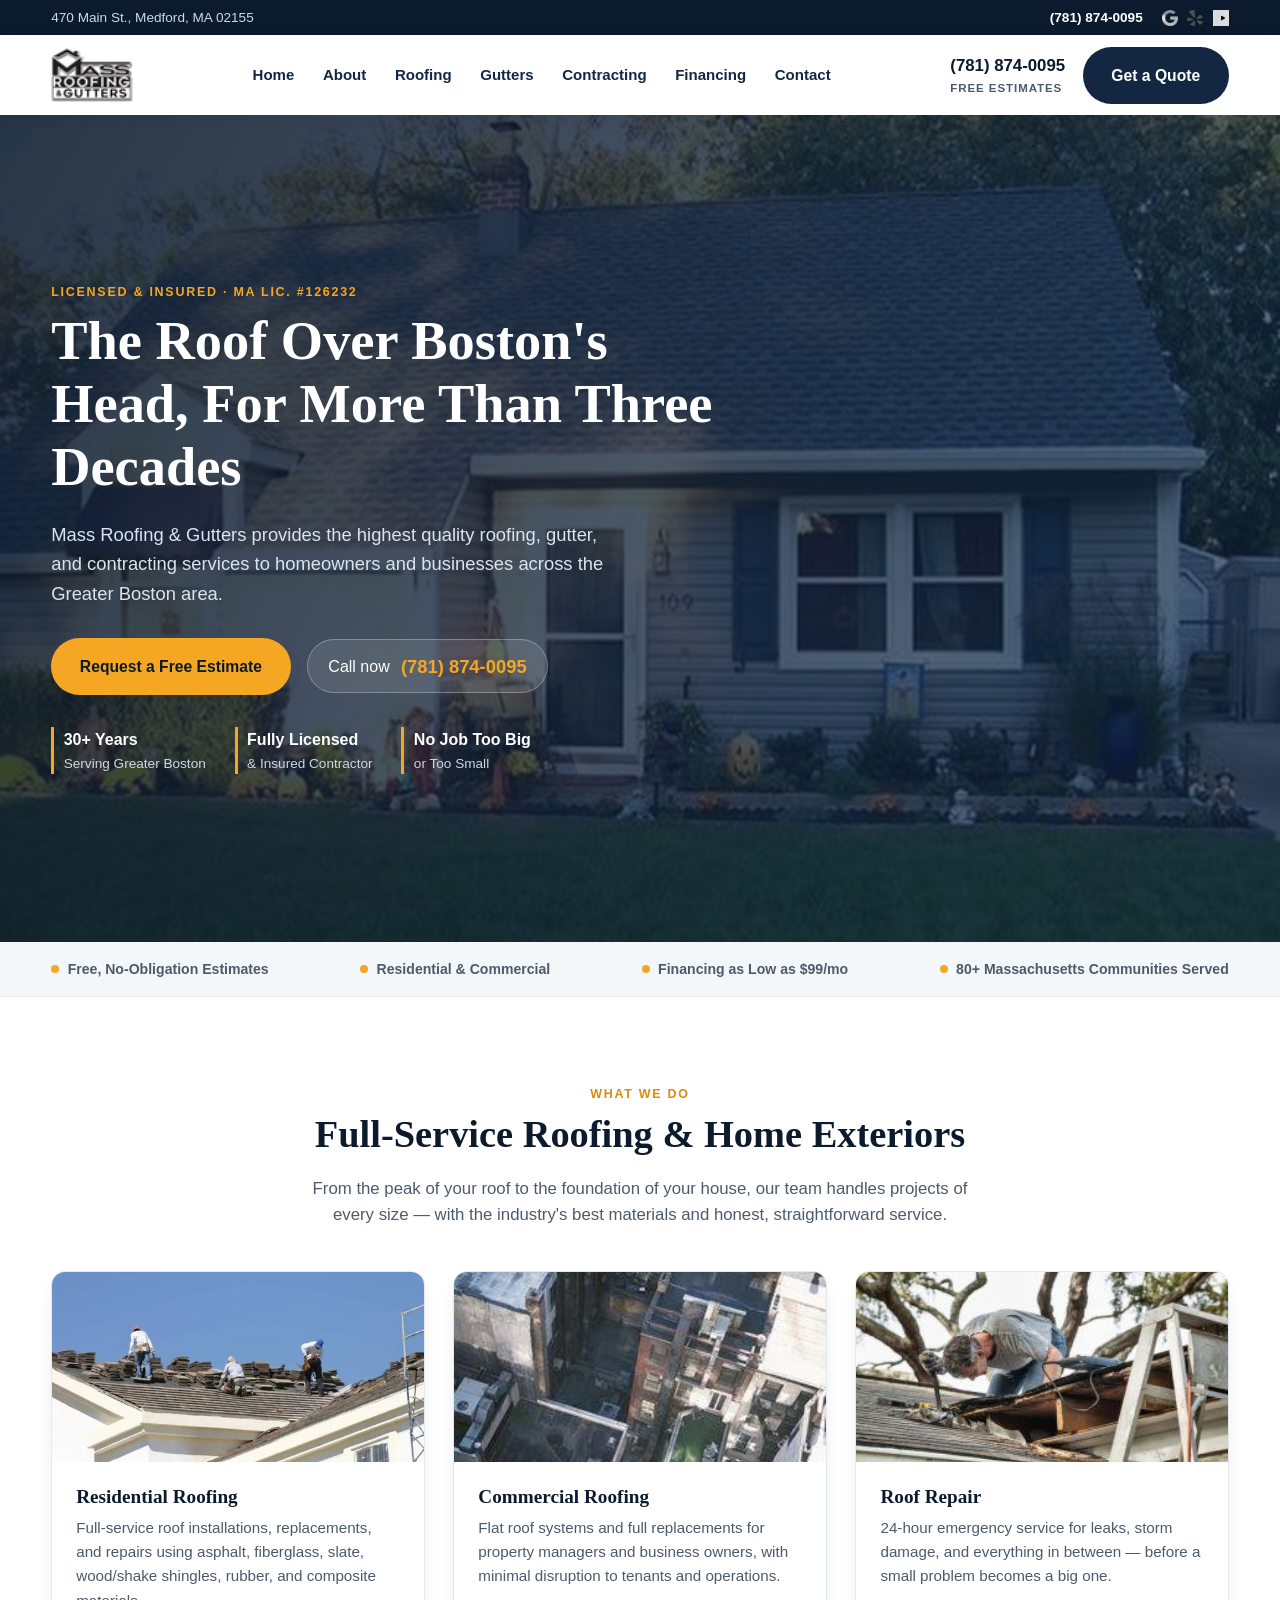
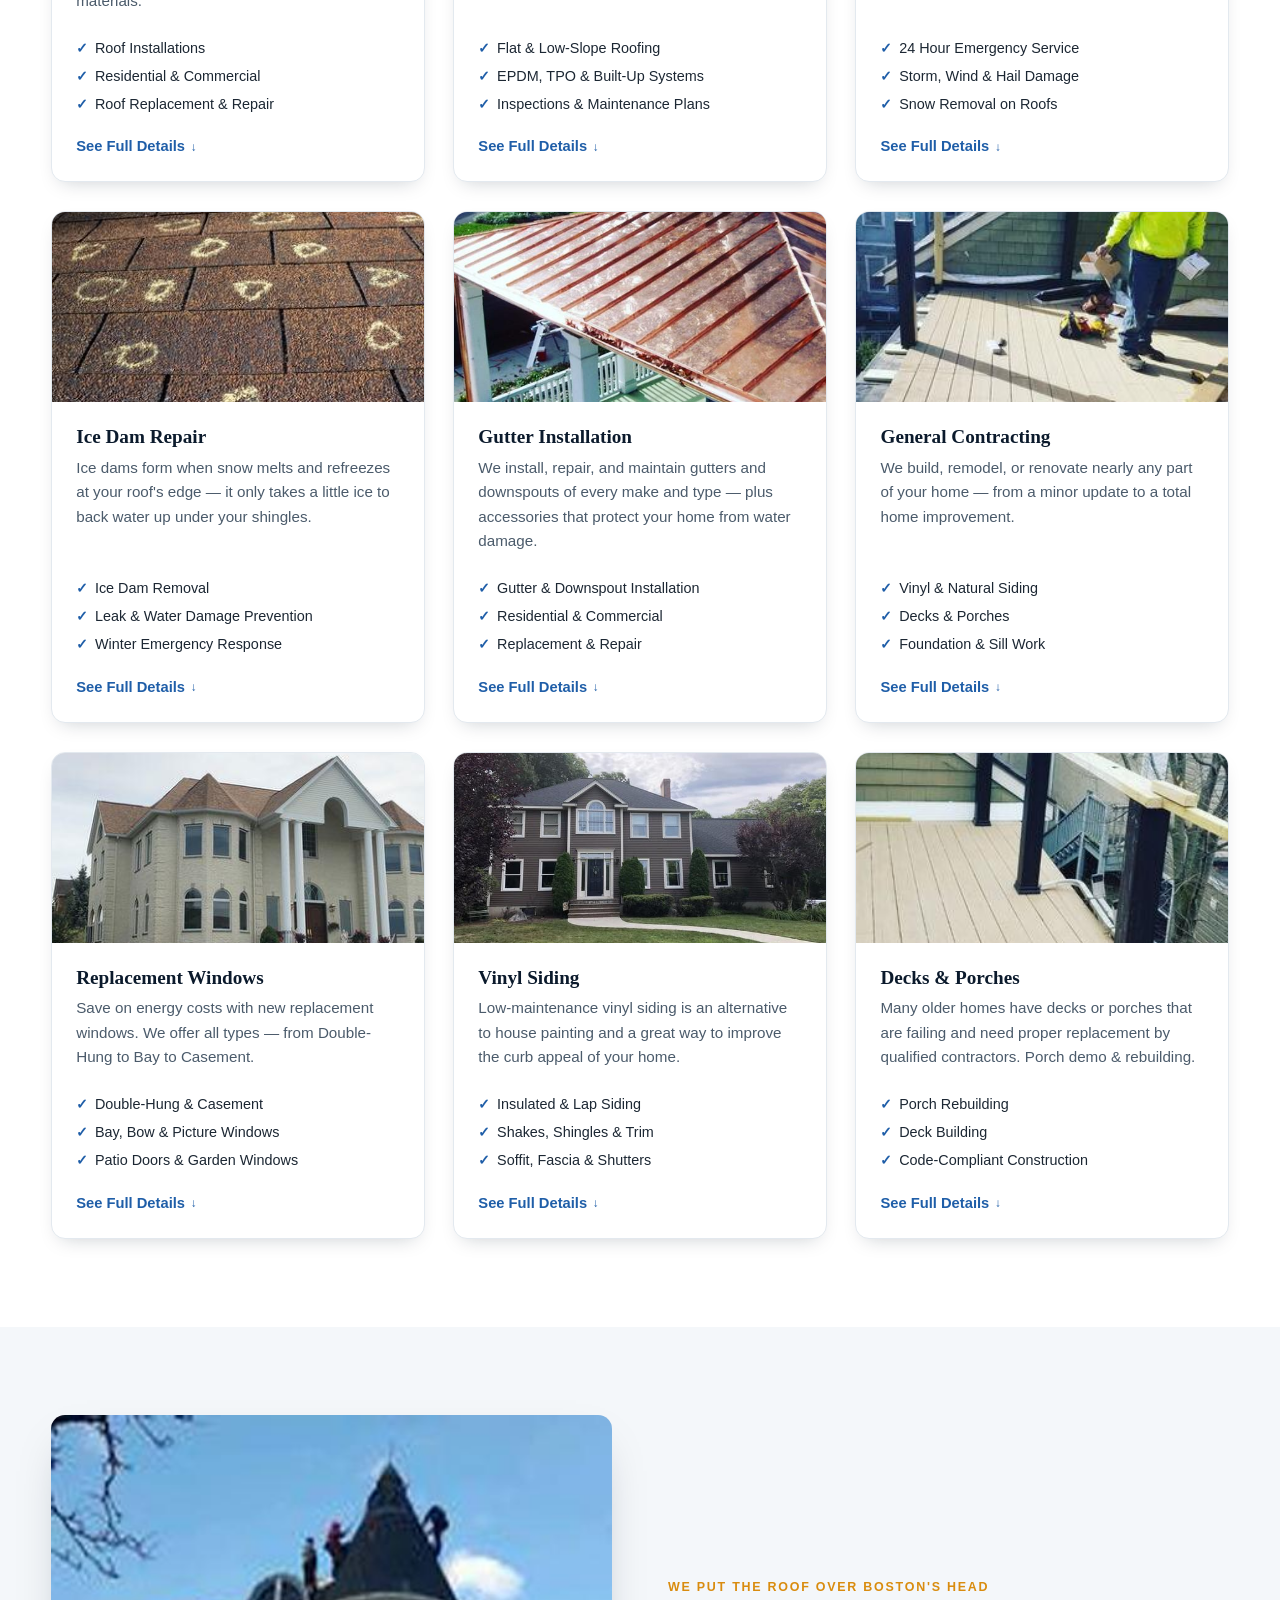
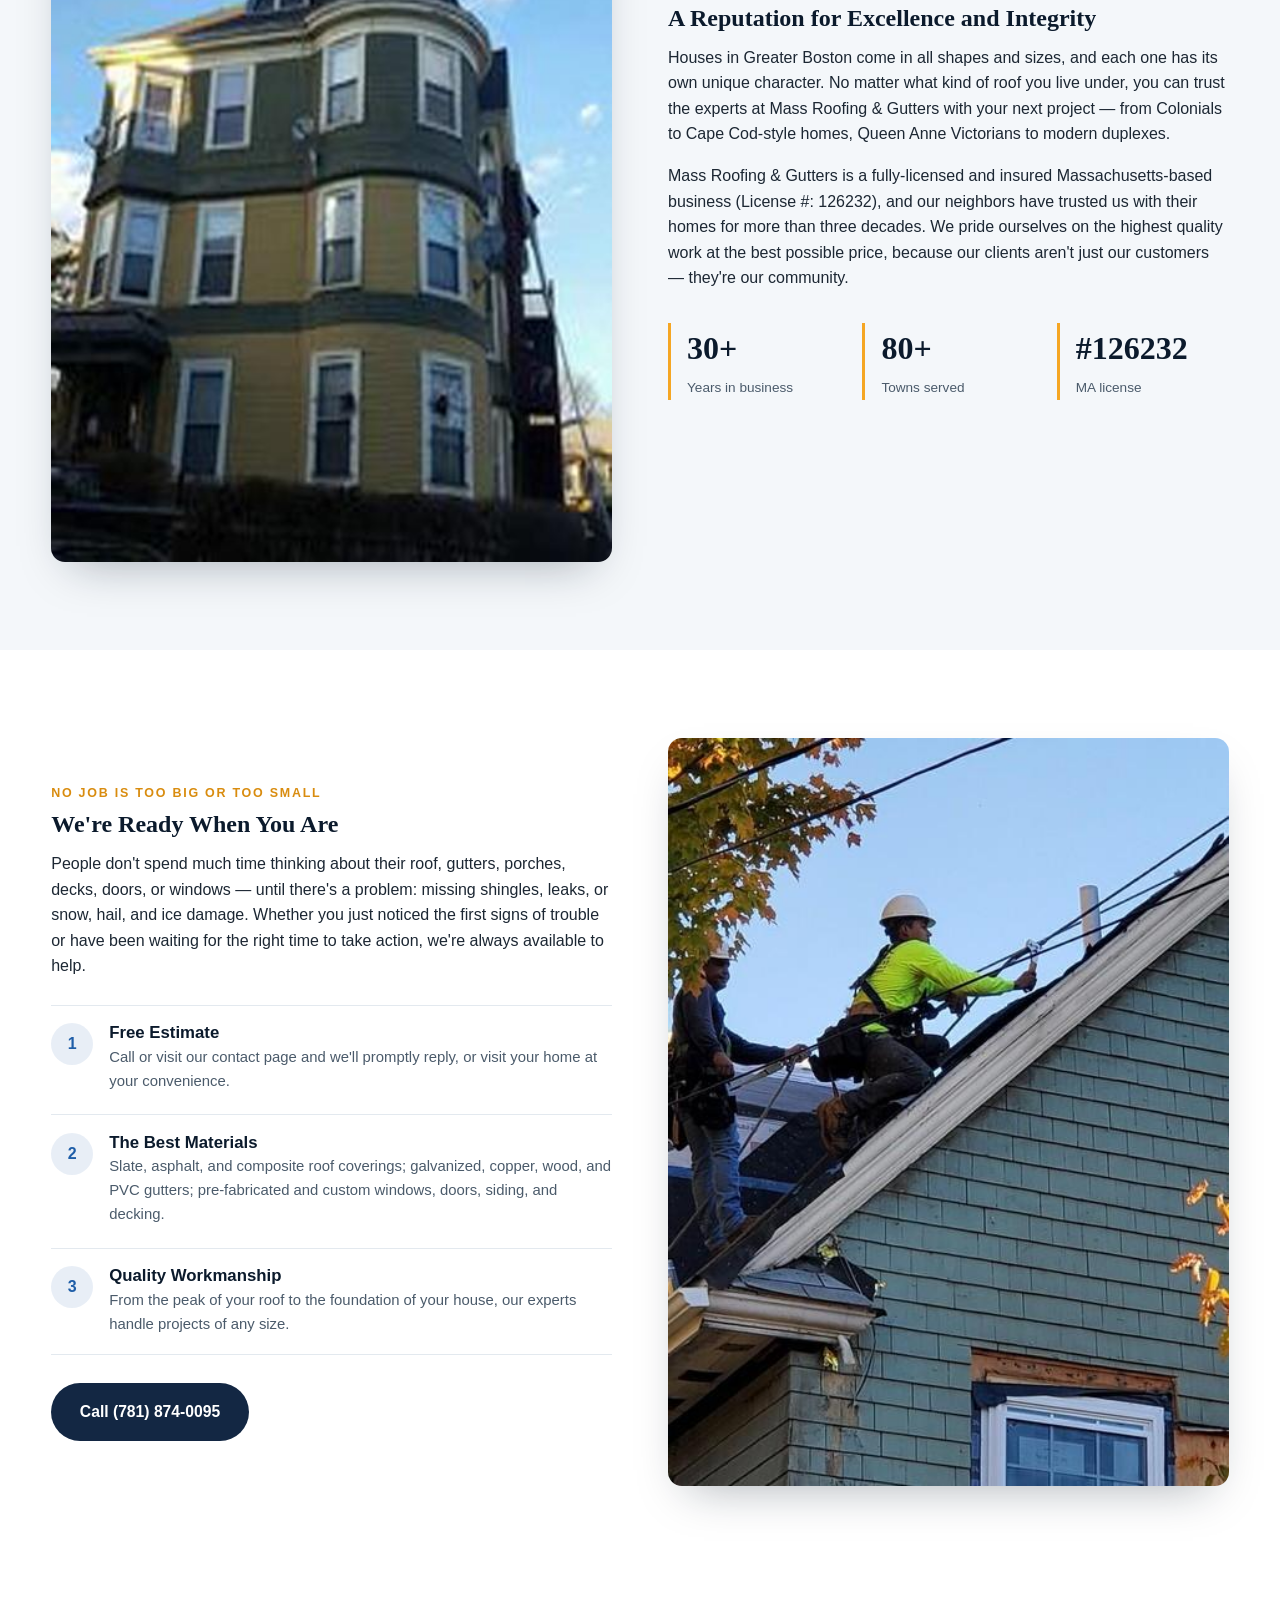
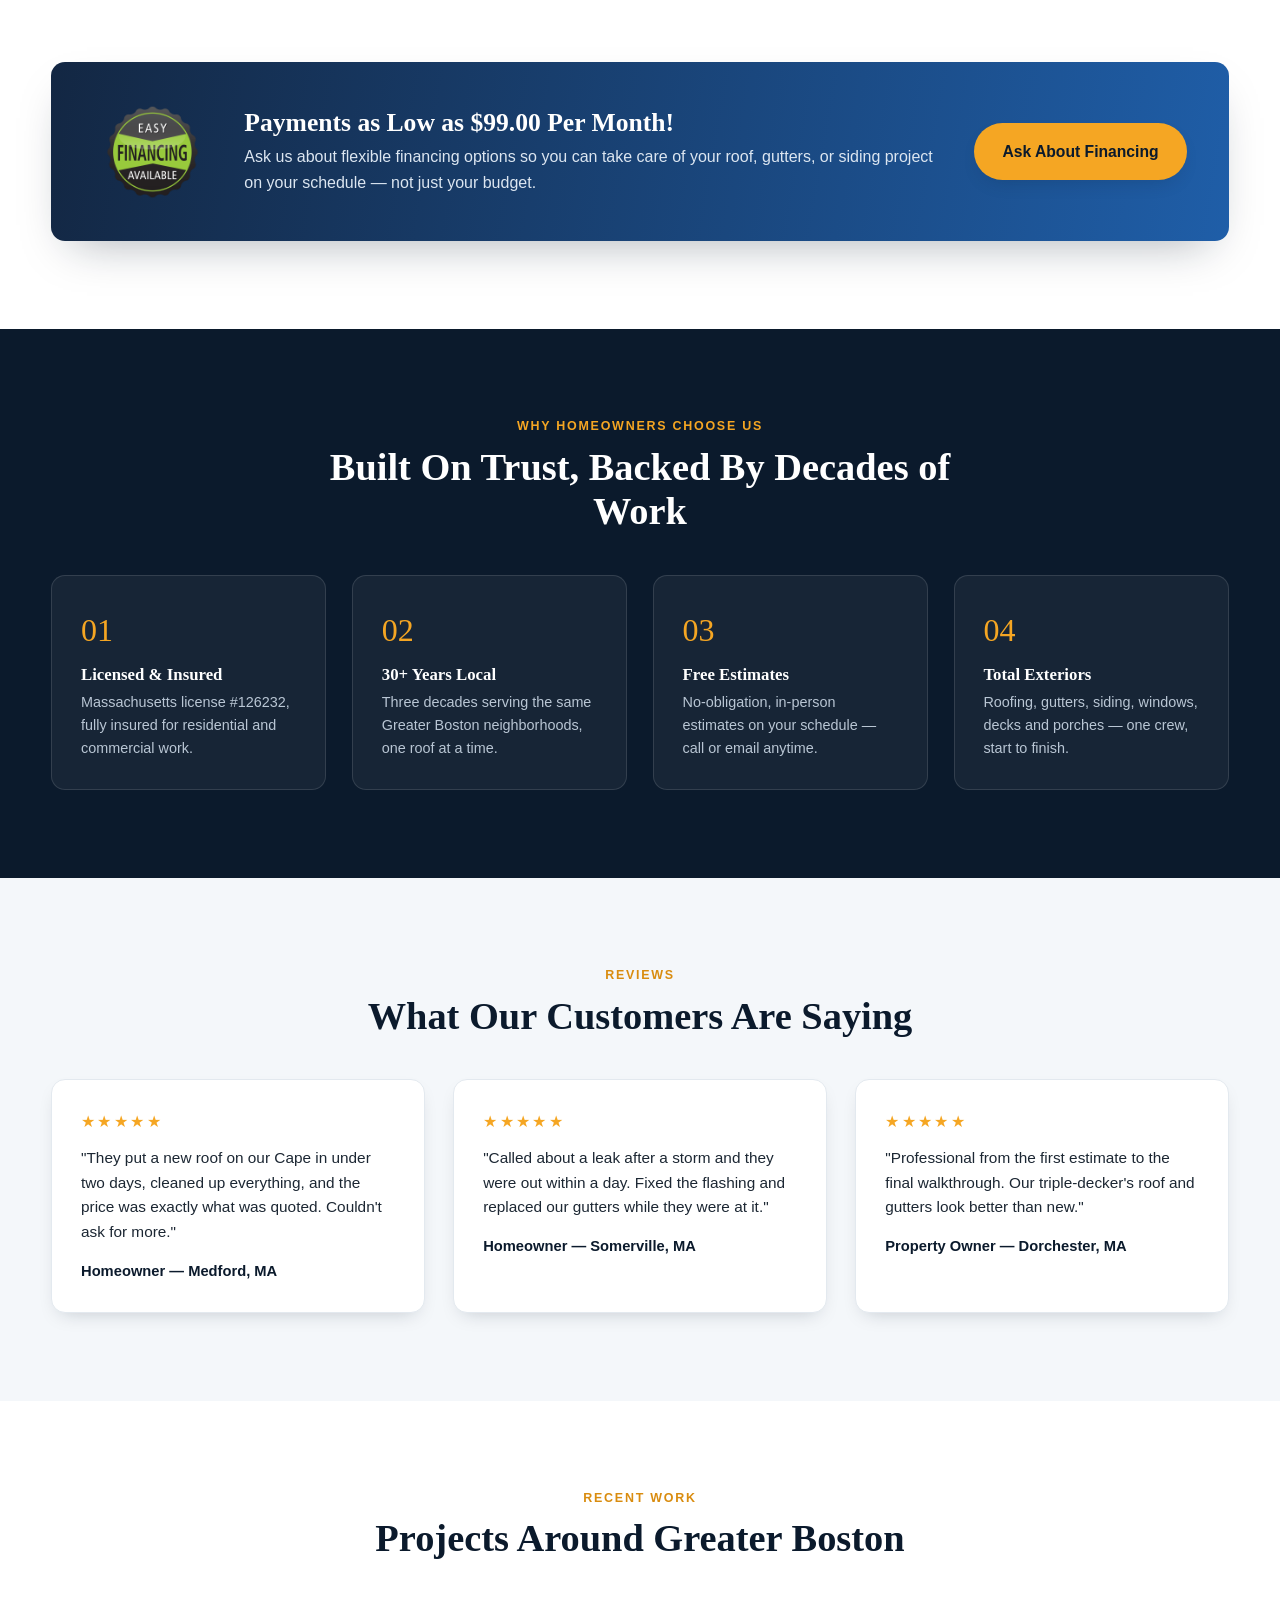
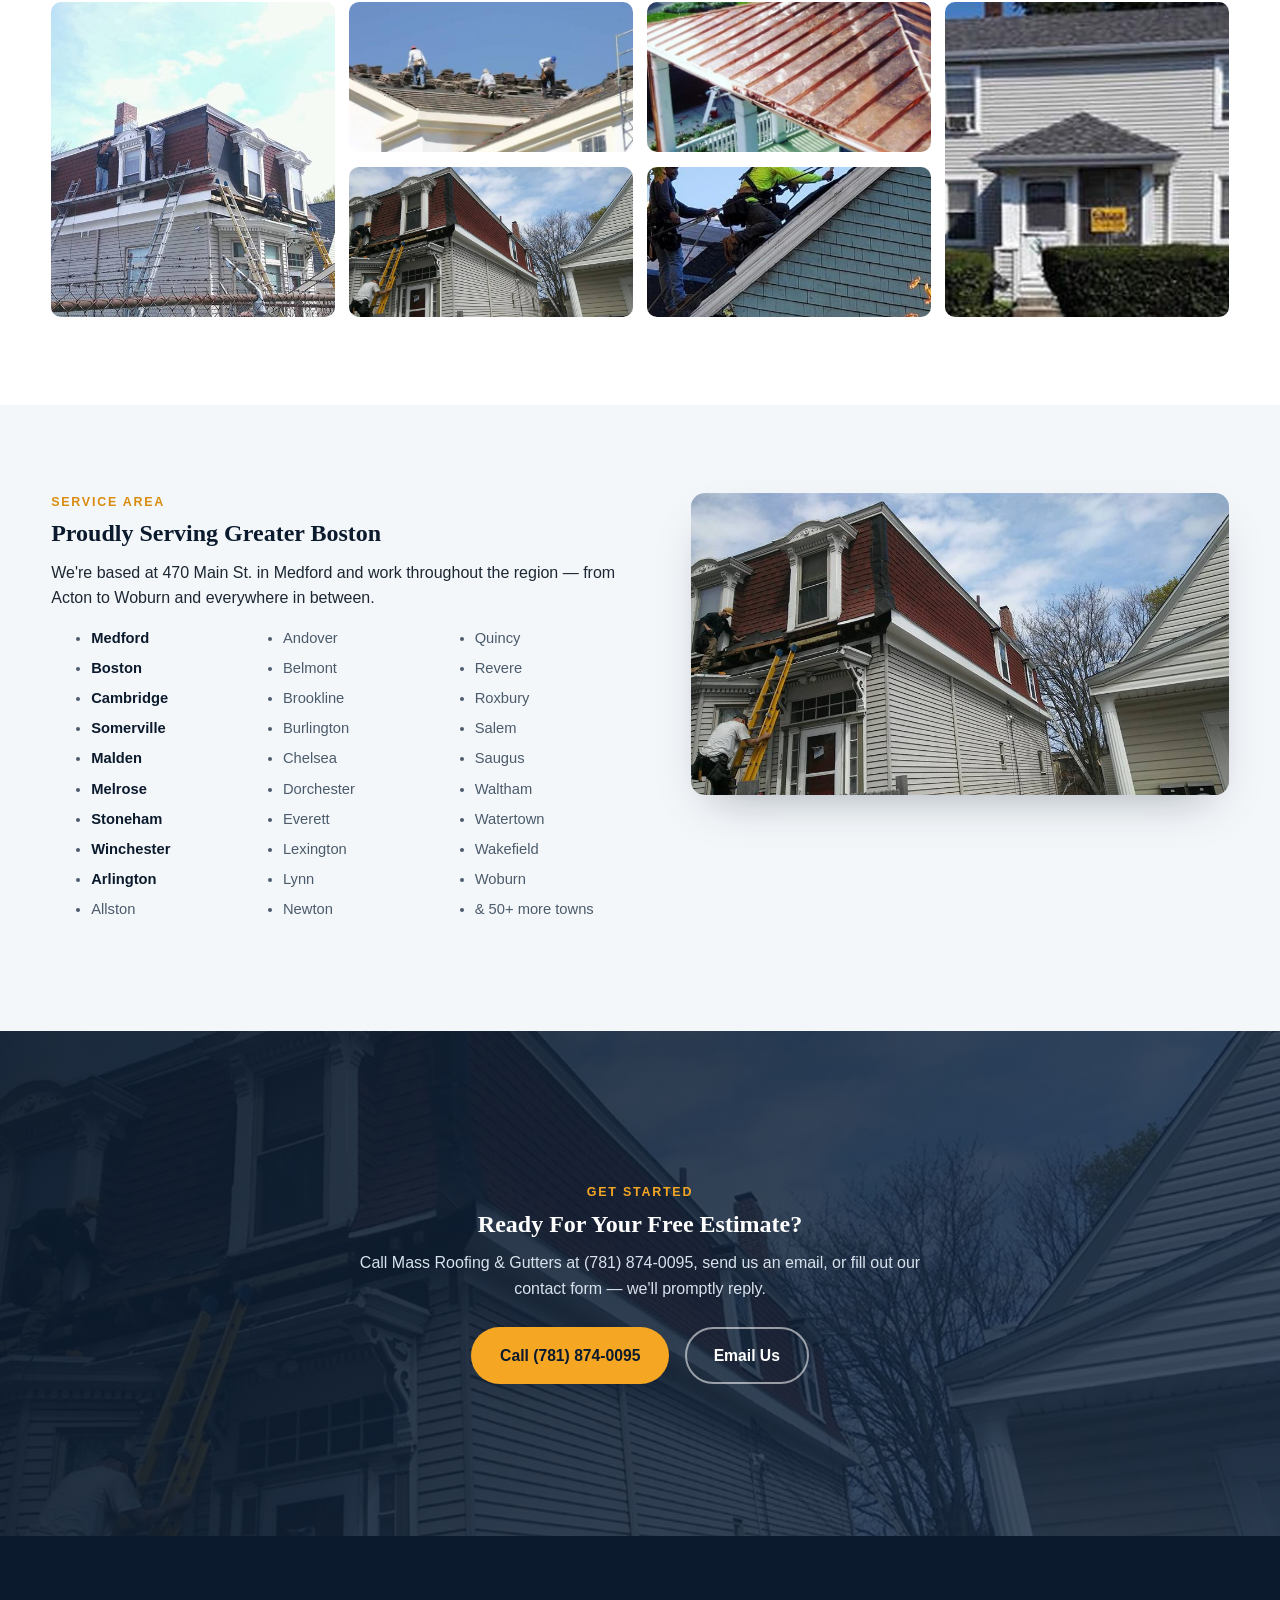
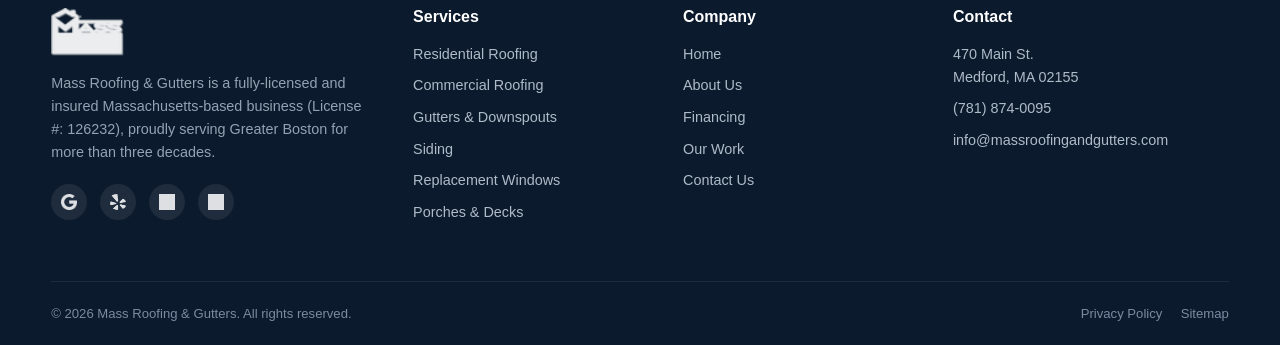
<file: index_old.html>
<!DOCTYPE html>
<html lang="en">
<head>
<meta charset="UTF-8">
<meta name="viewport" content="width=device-width, initial-scale=1.0">
<title>Mass Roofing & Gutters | Medford, MA Roofing, Siding & Gutters</title>
<meta name="description" content="Mass Roofing & Gutters provides the highest quality roofing, gutter, and contracting services to homeowners and businesses in the Greater Boston area. Call (781) 874-0095 for a free estimate.">
<style>
  :root{
    --navy:#132743;
    --navy-dark:#0b1a2c;
    --blue:#1f5ea8;
    --blue-light:#3a7fd5;
    --accent:#f5a623;
    --accent-dark:#d98c0f;
    --ink:#1c2733;
    --ink-soft:#4b5b6b;
    --paper:#ffffff;
    --mist:#f4f7fa;
    --line:#e3e9ef;
    --radius:14px;
    --shadow:0 20px 45px -20px rgba(11,26,44,0.35);
    --shadow-sm:0 8px 20px -10px rgba(11,26,44,0.25);
  }
  *{box-sizing:border-box;}
  html{scroll-behavior:smooth;}
  body{
    margin:0;
    font-family:'Segoe UI',-apple-system,BlinkMacSystemFont,Helvetica,Arial,sans-serif;
    color:var(--ink);
    background:var(--paper);
    line-height:1.6;
    -webkit-font-smoothing:antialiased;
  }
  h1,h2,h3,h4{
    font-family:'Georgia','Times New Roman',serif;
    line-height:1.15;
    margin:0 0 .5em;
    color:var(--navy-dark);
    font-weight:700;
  }
  p{margin:0 0 1em;}
  a{color:inherit;text-decoration:none;}
  img{max-width:100%;display:block;}
  .container{width:min(1180px,92%);margin-inline:auto;}
  .eyebrow{
    text-transform:uppercase;
    letter-spacing:.14em;
    font-size:.78rem;
    font-weight:700;
    color:var(--accent-dark);
    margin-bottom:.6em;
    display:block;
  }
  .btn{
    display:inline-flex;
    align-items:center;
    gap:.5em;
    padding:.9em 1.7em;
    border-radius:999px;
    font-weight:700;
    font-size:.98rem;
    border:2px solid transparent;
    cursor:pointer;
    transition:transform .18s ease, box-shadow .18s ease, background .18s ease, color .18s ease;
  }
  .btn-accent{background:var(--accent);color:var(--navy-dark);box-shadow:var(--shadow-sm);}
  .btn-accent:hover{background:var(--accent-dark);transform:translateY(-2px);}
  .btn-outline{border-color:rgba(255,255,255,.55);color:#fff;}
  .btn-outline:hover{background:rgba(255,255,255,.12);transform:translateY(-2px);}
  .btn-navy{background:var(--navy);color:#fff;}
  .btn-navy:hover{background:var(--navy-dark);transform:translateY(-2px);}

  /* ===== Top bar ===== */
  .topbar{
    background:var(--navy-dark);
    color:#cdd8e4;
    font-size:.85rem;
  }
  .topbar .container{
    display:flex;justify-content:space-between;align-items:center;
    padding:.5em 0;
    flex-wrap:wrap;
    gap:.4em;
  }
  .topbar a{color:#cdd8e4;}
  .topbar .phone{font-weight:700;color:#fff;}
  .topbar .social{display:flex;gap:.7em;}
  .topbar .social img{height:16px;width:16px;filter:grayscale(1) brightness(1.6);opacity:.85;}

  /* ===== Header / Nav ===== */
  header.site-header{
    background:#fff;
    position:sticky;top:0;z-index:50;
    box-shadow:0 2px 14px rgba(11,26,44,.08);
  }
  .nav-wrap{
    
    display:flex;align-items:center;justify-content:space-between;
    padding:.7em 0;
    gap:1.5em;
  }
  .brand{display:flex;align-items:center;gap:.7em;}
  .brand img{height:54px;width:auto;}
  nav.main-nav ul{
    list-style:none;display:flex;gap:1.9em;margin:0;padding:0;
    font-weight:600;font-size:.94rem;color:var(--navy);
  }
  nav.main-nav a{padding:.4em 0;border-bottom:2px solid transparent;transition:border-color .15s, color .15s;}
  nav.main-nav a:hover{border-color:var(--accent);color:var(--blue);}
  .header-cta{display:flex;align-items:center;gap:1.1em;}
  .header-cta .call{font-weight:700;color:var(--navy-dark);font-size:1.05rem;white-space:nowrap;}
  .header-cta .call span{display:block;font-size:.72rem;font-weight:600;color:var(--ink-soft);text-transform:uppercase;letter-spacing:.08em;}
  .menu-toggle{display:none;background:none;border:none;font-size:1.6rem;color:var(--navy);cursor:pointer;}

  /* ===== Hero ===== */
  .hero{
    position:relative;
    color:#fff;
    min-height:88vh;
    display:flex;align-items:center;
    background:linear-gradient(120deg,rgba(11,26,44,.88),rgba(19,39,67,.62)), url('website_graphics/hero-roof.jpg') center/cover no-repeat;
  }
  .hero .container{padding-block:5em;}
  .hero-content{max-width:680px;}
  .hero h1{color:#fff;font-size:clamp(2.1rem,4.4vw,3.4rem);margin-bottom:.4em;}
  .hero p.lead{font-size:1.15rem;color:#dbe4ee;max-width:560px;margin-bottom:1.6em;}
  .hero-actions{display:flex;flex-wrap:wrap;gap:1em;align-items:center;margin-bottom:2em;}
  .hero-call{
    display:flex;align-items:center;gap:.7em;
    background:rgba(255,255,255,.1);
    border:1px solid rgba(255,255,255,.28);
    padding:.7em 1.3em;border-radius:999px;
  }
  .hero-call .num{font-size:1.15rem;font-weight:800;color:var(--accent);}
  .hero-badges{display:flex;gap:1.8em;flex-wrap:wrap;margin-top:1.5em;}
  .hero-badges div{font-size:.85rem;color:#cbd7e3;border-left:3px solid var(--accent);padding-left:.7em;}
  .hero-badges strong{display:block;color:#fff;font-size:1rem;}

  /* ===== Trust strip ===== */
  .trust-strip{background:var(--mist);border-bottom:1px solid var(--line);}
  .trust-strip .container{
    display:flex;flex-wrap:wrap;gap:2.2em;justify-content:space-between;align-items:center;
    padding:1.1em 0;font-size:.88rem;color:var(--ink-soft);font-weight:600;
  }
  .trust-strip .item{display:flex;align-items:center;gap:.6em;}
  .trust-strip .dot{width:8px;height:8px;border-radius:50%;background:var(--accent);flex:none;}

  /* ===== Section basics ===== */
  section{padding:5.5em 0;}
  .section-head{max-width:680px;margin-bottom:2.6em;}
  .section-head.center{margin-inline:auto;text-align:center;}
  .section-head h2{font-size:clamp(1.7rem,3vw,2.4rem);}
  .section-head p{color:var(--ink-soft);font-size:1.05rem;}
  .bg-mist{background:var(--mist);}
  .bg-navy{background:var(--navy-dark);color:#e7edf3;}
  .bg-navy h2,.bg-navy h3{color:#fff;}

  /* ===== Services grid ===== */
  .services-grid{
    display:grid;grid-template-columns:repeat(3,1fr);gap:1.8em;
  }
  .service-card{
    background:#fff;border:1px solid var(--line);border-radius:var(--radius);
    overflow:hidden;box-shadow:var(--shadow-sm);
    display:flex;flex-direction:column;
    transition:transform .2s ease, box-shadow .2s ease;
  }
  .service-card:hover{transform:translateY(-6px);box-shadow:var(--shadow);}
  .service-card .img{height:190px;overflow:hidden;}
  .service-card .img img{width:100%;height:100%;object-fit:cover;transition:transform .4s ease;}
  .service-card:hover .img img{transform:scale(1.07);}
  .service-card .body{padding:1.5em 1.5em 1.7em;flex:1;display:flex;flex-direction:column;}
  .service-card h3{font-size:1.2rem;margin-bottom:.4em;}
  .service-card p{color:var(--ink-soft);font-size:.95rem;flex:1;}
  .service-card ul{margin:.6em 0 1.2em;padding-left:0;list-style:none;font-size:.9rem;color:var(--ink);}
  .service-card ul li{padding-left:1.3em;position:relative;margin-bottom:.35em;}
  .service-card ul li::before{content:"✓";position:absolute;left:0;color:var(--blue);font-weight:800;}
  .card-link{font-weight:700;color:var(--blue);font-size:.92rem;display:inline-flex;align-items:center;gap:.4em;}
  .card-link:hover{color:var(--navy-dark);}
  .expand-toggle{background:none;border:none;padding:0;margin-top:auto;cursor:pointer;font-family:inherit;}
  .expand-toggle .chevron{transition:transform .25s ease;font-size:.8em;}
  .service-card.expanded .expand-toggle .chevron{transform:rotate(180deg);}
  .service-card.expanded{grid-column:1 / -1;box-shadow:var(--shadow);}
  .details{max-height:0;overflow:hidden;transition:max-height .4s ease;}
  .details-inner{display:grid;grid-template-columns:.9fr 1.3fr;gap:2em;padding-top:1.6em;margin-top:1.4em;border-top:1px solid var(--line);}
  .details-media{border-radius:10px;overflow:hidden;min-height:200px;}
  .details-media img{width:100%;height:100%;object-fit:cover;}
  .details-text h4{font-size:1.15rem;margin-bottom:.5em;}
  .details-text p{color:var(--ink-soft);font-size:.95rem;}
  .details-text ul{list-style:none;padding:0;margin:0 0 1.2em;font-size:.92rem;}
  .details-text ul li{padding-left:1.3em;position:relative;margin-bottom:.4em;color:var(--ink);}
  .details-text ul li::before{content:"✓";position:absolute;left:0;color:var(--blue);font-weight:800;}
  @media (max-width: 700px){
    .details-inner{grid-template-columns:1fr;}
    .details-media{min-height:160px;}
  }

  /* ===== About / split ===== */
  .split{display:grid;grid-template-columns:1fr 1fr;gap:3.5em;align-items:center;}
  .split .media{border-radius:var(--radius);overflow:hidden;box-shadow:var(--shadow);position:relative;}
  .split .media img{width:100%;height:100%;object-fit:cover;}
  .stat-row{display:grid;grid-template-columns:repeat(3,1fr);gap:1.4em;margin-top:2em;}
  .stat{border-left:3px solid var(--accent);padding-left:1em;}
  .stat strong{display:block;font-size:2rem;font-family:'Georgia',serif;color:var(--navy-dark);}
  .stat span{font-size:.85rem;color:var(--ink-soft);}

  /* ===== Feature list rows ===== */
  .feature-rows{display:flex;flex-direction:column;gap:.2em;margin-top:1.6em;}
  .feature-row{display:flex;gap:1em;padding:1.1em 0;border-top:1px solid var(--line);}
  .feature-row:last-child{border-bottom:1px solid var(--line);}
  .feature-row .icon{
    flex:none;width:42px;height:42px;border-radius:50%;
    background:rgba(31,94,168,.1);color:var(--blue);
    display:flex;align-items:center;justify-content:center;font-weight:800;
  }
  .feature-row h4{margin:0 0 .2em;font-size:1.05rem;color:var(--navy-dark);font-family:inherit;}
  .feature-row p{margin:0;color:var(--ink-soft);font-size:.93rem;}

  /* ===== Financing banner ===== */
  .financing-banner{
    background:linear-gradient(100deg,var(--navy) 0%, var(--blue) 100%);
    color:#fff;border-radius:var(--radius);
    padding:2.6em;display:flex;align-items:center;justify-content:space-between;gap:2em;flex-wrap:wrap;
    box-shadow:var(--shadow);
  }
  .financing-banner img{height:96px;width:auto;flex:none;}
  .financing-banner h3{color:#fff;font-size:1.6rem;margin-bottom:.25em;}
  .financing-banner p{color:#dce6f1;margin:0;}
  .financing-text{flex:1;min-width:260px;}

  /* ===== Why us ===== */
  .why-grid{display:grid;grid-template-columns:repeat(4,1fr);gap:1.6em;}
  .why-card{background:rgba(255,255,255,.05);border:1px solid rgba(255,255,255,.12);border-radius:var(--radius);padding:1.8em;}
  .why-card .num{font-family:'Georgia',serif;font-size:2rem;color:var(--accent);margin-bottom:.3em;}
  .why-card h4{color:#fff;font-size:1.05rem;margin-bottom:.4em;}
  .why-card p{color:#b9c6d4;font-size:.9rem;margin:0;}

  /* ===== Testimonials ===== */
  .testi-grid{display:grid;grid-template-columns:repeat(3,1fr);gap:1.8em;}
  .testi-card{background:#fff;border:1px solid var(--line);border-radius:var(--radius);padding:1.8em;box-shadow:var(--shadow-sm);}
  .stars{color:var(--accent);letter-spacing:.15em;margin-bottom:.7em;font-size:1rem;}
  .testi-card p{color:var(--ink);font-size:.96rem;}
  .testi-name{font-weight:700;color:var(--navy-dark);margin-top:1em;font-size:.92rem;}

  /* ===== Gallery ===== */
  .gallery-grid{display:grid;grid-template-columns:repeat(4,1fr);grid-auto-rows:150px;gap:.9em;}
  .gallery-grid a{border-radius:10px;overflow:hidden;display:block;}
  .gallery-grid img{width:100%;height:100%;object-fit:cover;transition:transform .4s ease;}
  .gallery-grid a:hover img{transform:scale(1.08);}
  .gallery-grid .tall{grid-row:span 2;}

  /* ===== Service area ===== */
  .area-wrap{display:grid;grid-template-columns:1.1fr 1fr;gap:3em;align-items:start;}
  .area-list{columns:3;column-gap:1.6em;font-size:.92rem;color:var(--ink-soft);}
  .area-list li{margin-bottom:.45em;break-inside:avoid;}
  .area-list strong{color:var(--navy-dark);}

  /* ===== CTA strip ===== */
  .cta-strip{
    background:url('website_graphics/roofing-job-2.jpg') center/cover;
    position:relative;color:#fff;
  }
  .cta-strip::before{content:"";position:absolute;inset:0;background:linear-gradient(120deg,rgba(11,26,44,.92),rgba(19,39,67,.75));}
  .cta-strip .container{position:relative;z-index:1;text-align:center;padding:4em 0;}
  .cta-strip h2{color:#fff;}
  .cta-strip p{color:#d8e2ec;max-width:600px;margin-inline:auto;}
  .cta-actions{display:flex;justify-content:center;gap:1em;flex-wrap:wrap;margin-top:1.6em;}

  /* ===== Footer ===== */
  footer{background:var(--navy-dark);color:#aebbc9;padding:4.5em 0 0;}
  .footer-grid{display:grid;grid-template-columns:1.4fr 1fr 1fr 1.2fr;gap:2.5em;padding-bottom:3em;border-bottom:1px solid rgba(255,255,255,.08);}
  footer h4{color:#fff;font-size:1rem;margin-bottom:1em;font-family:inherit;}
  footer img.foot-logo{height:48px;margin-bottom:1em;filter:brightness(0) invert(1);opacity:.92;}
  footer p{color:#93a3b4;font-size:.9rem;}
  footer ul{list-style:none;margin:0;padding:0;}
  footer ul li{margin-bottom:.6em;font-size:.9rem;}
  footer ul a:hover{color:#fff;}
  .foot-social{display:flex;gap:.8em;margin-top:1.2em;}
  .foot-social a{
    width:36px;height:36px;border-radius:50%;background:rgba(255,255,255,.08);
    display:flex;align-items:center;justify-content:center;
  }
  .foot-social img{height:16px;width:16px;filter:brightness(0) invert(1);opacity:.85;}
  .foot-bottom{
    display:flex;justify-content:space-between;align-items:center;flex-wrap:wrap;gap:1em;
    padding:1.6em 0;font-size:.82rem;color:#7c8ba0;
  }
  .foot-bottom a:hover{color:#fff;}

  /* ===== Mobile ===== */
  @media (max-width: 980px){
    nav.main-nav, .header-cta .call{display:none;}
    .menu-toggle{display:block;}
    .services-grid{grid-template-columns:repeat(2,1fr);}
    .why-grid{grid-template-columns:repeat(2,1fr);}
    .testi-grid{grid-template-columns:1fr;}
    .split{grid-template-columns:1fr;}
    .area-wrap{grid-template-columns:1fr;}
    .gallery-grid{grid-template-columns:repeat(2,1fr);}
    .footer-grid{grid-template-columns:1fr 1fr;}
  }
  @media (max-width: 600px){
    .services-grid{grid-template-columns:1fr;}
    .why-grid{grid-template-columns:1fr;}
    .area-list{columns:1;}
    .gallery-grid{grid-template-columns:repeat(2,1fr);grid-auto-rows:120px;}
    .footer-grid{grid-template-columns:1fr;}
    .financing-banner{flex-direction:column;text-align:center;}
    .hero-badges{gap:1em;}
    section{padding:3.5em 0;}
  }
</style>
</head>
<body>

<div class="topbar">
  <div class="container">
    <div>470 Main St., Medford, MA 02155</div>
    <div style="display:flex;align-items:center;gap:1.4em;">
      <a class="phone" href="tel:7818740095">(781) 874-0095</a>
      <div class="social">
        <a href="#" aria-label="Google"><img src="website_graphics/google-icon.png" alt="Google"></a>
        <a href="#" aria-label="Yelp"><img src="website_graphics/yelp-icon.png" alt="Yelp"></a>
        <a href="#" aria-label="Houzz"><img src="website_graphics/houzz-icon.png" alt="Houzz"></a>
      </div>
    </div>
  </div>
</div>

<header class="site-header">
  <div class="container nav-wrap">
    <a href="#home" class="brand">
      <img src="website_graphics/logo.png" alt="Mass Roofing & Gutters logo">
    </a>
    <nav class="main-nav">
      <ul>
        <li><a href="#home">Home</a></li>
        <li><a href="#about">About</a></li>
        <li><a href="#services">Roofing</a></li>
        <li><a href="#gutters">Gutters</a></li>
        <li><a href="#contracting">Contracting</a></li>
        <li><a href="#financing">Financing</a></li>
        <li><a href="#contact">Contact</a></li>
      </ul>
    </nav>
    <div class="header-cta">
      <div class="call">(781) 874-0095<span>Free Estimates</span></div>
      <a href="#contact" class="btn btn-navy">Get a Quote</a>
    </div>
    <button class="menu-toggle" aria-label="Menu">&#9776;</button>
  </div>
</header>

<section class="hero" id="home">
  <div class="container">
    <div class="hero-content">
      <span class="eyebrow" style="color:var(--accent);">Licensed & Insured &middot; MA Lic. #126232</span>
      <h1>The Roof Over Boston's Head, For More Than Three Decades</h1>
      <p class="lead">Mass Roofing &amp; Gutters provides the highest quality roofing, gutter, and contracting services to homeowners and businesses across the Greater Boston area.</p>
      <div class="hero-actions">
        <a href="#contact" class="btn btn-accent">Request a Free Estimate</a>
        <div class="hero-call">
          <span>Call now</span>
          <span class="num">(781) 874-0095</span>
        </div>
      </div>
      <div class="hero-badges">
        <div><strong>30+ Years</strong>Serving Greater Boston</div>
        <div><strong>Fully Licensed</strong>&amp; Insured Contractor</div>
        <div><strong>No Job Too Big</strong>or Too Small</div>
      </div>
    </div>
  </div>
</section>

<div class="trust-strip">
  <div class="container">
    <div class="item"><span class="dot"></span>Free, No-Obligation Estimates</div>
    <div class="item"><span class="dot"></span>Residential &amp; Commercial</div>
    <div class="item"><span class="dot"></span>Financing as Low as $99/mo</div>
    <div class="item"><span class="dot"></span>80+ Massachusetts Communities Served</div>
  </div>
</div>

<section id="services">
  <div class="container">
    <div class="section-head center">
      <span class="eyebrow">What We Do</span>
      <h2>Full-Service Roofing &amp; Home Exteriors</h2>
      <p>From the peak of your roof to the foundation of your house, our team handles projects of every size &mdash; with the industry's best materials and honest, straightforward service.</p>
    </div>

    <div class="services-grid">

      <div class="service-card">
        <div class="img"><img src="website_graphics/roof-shingle-install.jpg" alt="Roofing crew installing new shingles"></div>
        <div class="body">
          <h3>Residential Roofing</h3>
          <p>Full-service roof installations, replacements, and repairs using asphalt, fiberglass, slate, wood/shake shingles, rubber, and composite materials.</p>
          <ul>
            <li>Roof Installations</li>
            <li>Residential &amp; Commercial</li>
            <li>Roof Replacement &amp; Repair</li>
          </ul>
          <button type="button" class="card-link expand-toggle" aria-expanded="false">See Full Details <span class="chevron">&darr;</span></button>
          <div class="details">
            <div class="details-inner">
              <div class="details-media"><img src="website_graphics/roof-install-team.jpg" alt="Roofing crew installing shingles on a multi-family home"></div>
              <div class="details-text">
                <h4>Roofing Materials &amp; Roof Types</h4>
                <p>Mass Roofing &amp; Gutters is a full-service roofing contractor with expertise across pitched roofs, asphalt and fiberglass shingles, natural slate, wood shingles, flat roofs, composite materials, metal roofing, rubber roofing, and more &mdash; plus the gutters and downspouts to match.</p>
                <p>Of all roof types, you get reliable protection that's easy on the budget when you choose asphalt shingles. Three-tab composition shingles are a popular, standard material that offer a warranty of 20 years or more and can typically be installed within a day &mdash; a great option for starter homes and quick renovations. Architectural (designer or laminated) shingles cost more but offer extended warranties, a more layered look, and longer wear &mdash; an affordable alternative to slate and cedar shake that delivers the effect of expensive materials at a fraction of the price.</p>
                <ul>
                  <li>Ice &amp; water shields on every job</li>
                  <li>Double coverage along drip edges</li>
                  <li>Full flashing in leak-prone areas</li>
                  <li>15-point roof deck &amp; ventilation inspection</li>
                </ul>
                <a href="tel:7818740095" class="btn btn-navy">Call (781) 874-0095</a>
              </div>
            </div>
          </div>
        </div>
      </div>

      <div class="service-card">
        <div class="img"><img src="website_graphics/commercial-roofing.jpg" alt="Aerial view of commercial flat roofing"></div>
        <div class="body">
          <h3>Commercial Roofing</h3>
          <p>Flat roof systems and full replacements for property managers and business owners, with minimal disruption to tenants and operations.</p>
          <ul>
            <li>Flat &amp; Low-Slope Roofing</li>
            <li>EPDM, TPO &amp; Built-Up Systems</li>
            <li>Inspections &amp; Maintenance Plans</li>
          </ul>
          <button type="button" class="card-link expand-toggle" aria-expanded="false">See Full Details <span class="chevron">&darr;</span></button>
          <div class="details">
            <div class="details-inner">
              <div class="details-media"><img src="website_graphics/copper-roof-porch.jpg" alt="Detailed metal roofing work over a covered porch"></div>
              <div class="details-text">
                <h4>Built for Massachusetts Businesses</h4>
                <p>From flat roof systems to full tear-off replacements, we work with property managers and business owners across Greater Boston to keep commercial buildings weathertight with minimal disruption to tenants and day-to-day operations. Our crews are experienced with EPDM rubber, TPO, and built-up roofing systems on multi-family, mixed-use, and commercial properties.</p>
                <ul>
                  <li>Flat &amp; low-slope roofing</li>
                  <li>EPDM, TPO &amp; built-up systems</li>
                  <li>Roof inspections &amp; maintenance plans</li>
                  <li>Minimal disruption to business operations</li>
                </ul>
                <a href="tel:7818740095" class="btn btn-navy">Request a Commercial Estimate</a>
              </div>
            </div>
          </div>
        </div>
      </div>

      <div class="service-card">
        <div class="img"><img src="website_graphics/roof-repair.jpg" alt="Contractor repairing a roof edge"></div>
        <div class="body">
          <h3>Roof Repair</h3>
          <p>24-hour emergency service for leaks, storm damage, and everything in between &mdash; before a small problem becomes a big one.</p>
          <ul>
            <li>24 Hour Emergency Service</li>
            <li>Storm, Wind &amp; Hail Damage</li>
            <li>Snow Removal on Roofs</li>
          </ul>
          <button type="button" class="card-link expand-toggle" aria-expanded="false">See Full Details <span class="chevron">&darr;</span></button>
          <div class="details">
            <div class="details-inner">
              <div class="details-media"><img src="website_graphics/storm-damage-wind.jpg" alt="Storm-damaged roof missing shingles"></div>
              <div class="details-text">
                <h4>Signs You Need a Roof Repair</h4>
                <p>A roof doesn't have to be leaking during a storm to be in trouble &mdash; undetected leaks are one of the most common causes of premature roof failure. We repair blistering, cracking, and peeling surfaces, missing and loose shingles, leaky skylights, and roofs of every type: metal, tar &amp; gravel, and flat roofs.</p>
                <ul>
                  <li>Leak detection &amp; repair</li>
                  <li>Missing or blown-off shingles</li>
                  <li>Blistering, cracking &amp; peeling surfaces</li>
                  <li>Leaky skylights &amp; roof coating options</li>
                </ul>
                <p>Call us at (781) 874-0095 and let Mass Roofing and Gutters protect your home from leaks and damage.</p>
                <a href="tel:7818740095" class="btn btn-navy">Call (781) 874-0095</a>
              </div>
            </div>
          </div>
        </div>
      </div>

      <div class="service-card">
        <div class="img"><img src="website_graphics/hail-damage.jpg" alt="Close-up of hail damage on asphalt shingles"></div>
        <div class="body">
          <h3>Ice Dam Repair</h3>
          <p>Ice dams form when snow melts and refreezes at your roof's edge &mdash; it only takes a little ice to back water up under your shingles.</p>
          <ul>
            <li>Ice Dam Removal</li>
            <li>Leak &amp; Water Damage Prevention</li>
            <li>Winter Emergency Response</li>
          </ul>
          <button type="button" class="card-link expand-toggle" aria-expanded="false">See Full Details <span class="chevron">&darr;</span></button>
          <div class="details">
            <div class="details-inner">
              <div class="details-media"><img src="website_graphics/storm-damage-tree.jpg" alt="Winter storm damage to a home"></div>
              <div class="details-text">
                <h4>How Ice Dams Damage Your Home</h4>
                <p>When snow accumulates on your roof, a cycle of melting and refreezing begins to build a growing block of ice that prevents melting snow from properly running off. Melting snow that puddles up can start to leak back under the roof's shingles, causing expensive damage to ceilings, walls, floors, and even furniture &mdash; especially on homes with a low roof slope.</p>
                <p>Think you have an ice dam? Call Mass Roofing at (781) 874-0095.</p>
                <a href="tel:7818740095" class="btn btn-navy">Call (781) 874-0095</a>
              </div>
            </div>
          </div>
        </div>
      </div>

      <div class="service-card" id="gutters">
        <div class="img"><img src="website_graphics/copper-roof-porch.jpg" alt="Copper roof and gutter detail on a covered porch"></div>
        <div class="body">
          <h3>Gutter Installation</h3>
          <p>We install, repair, and maintain gutters and downspouts of every make and type &mdash; plus accessories that protect your home from water damage.</p>
          <ul>
            <li>Gutter &amp; Downspout Installation</li>
            <li>Residential &amp; Commercial</li>
            <li>Replacement &amp; Repair</li>
          </ul>
          <button type="button" class="card-link expand-toggle" aria-expanded="false">See Full Details <span class="chevron">&darr;</span></button>
          <div class="details">
            <div class="details-inner">
              <div class="details-media"><img src="website_graphics/roofing-job-2.jpg" alt="Gutter and roofline detail on a home"></div>
              <div class="details-text">
                <h4>Gutter Types &amp; Materials</h4>
                <p>Old, damaged, or debris-clogged gutters and downspouts aren't just a nuisance &mdash; they can cause expensive damage to the interior and exterior of your home. Aluminum is the material of choice for most installations because it's lightweight and can be fitted to any home, but we also install K-style, seamless metal, copper, galvanized, PVC, and wood gutters.</p>
                <ul>
                  <li>K-Style &amp; seamless metal gutters</li>
                  <li>Copper &amp; galvanized gutters</li>
                  <li>PVC &amp; wood gutters</li>
                  <li>Gutter guards, cleaning &amp; repair</li>
                </ul>
                <a href="tel:7818740095" class="btn btn-navy">Need Gutters? Call Us Today!</a>
              </div>
            </div>
          </div>
        </div>
      </div>

      <div class="service-card" id="contracting">
        <div class="img"><img src="website_graphics/deck-build-2.jpg" alt="Deck construction in progress"></div>
        <div class="body">
          <h3>General Contracting</h3>
          <p>We build, remodel, or renovate nearly any part of your home &mdash; from a minor update to a total home improvement.</p>
          <ul>
            <li>Vinyl &amp; Natural Siding</li>
            <li>Decks &amp; Porches</li>
            <li>Foundation &amp; Sill Work</li>
          </ul>
          <button type="button" class="card-link expand-toggle" aria-expanded="false">See Full Details <span class="chevron">&darr;</span></button>
          <div class="details">
            <div class="details-inner">
              <div class="details-media"><img src="website_graphics/roofer-action.jpg" alt="Contractor working on a roof in fall"></div>
              <div class="details-text">
                <h4>One Call for the Whole Project</h4>
                <p>Mass Roofing &amp; Gutters can build, remodel, or renovate nearly any part of your home. Whether you're planning a major home improvement, a minor update, or your home is in need of repair, our team can help &mdash; with renovations that fit any budget.</p>
                <ul>
                  <li>Roof, gutter &amp; downspout installation</li>
                  <li>Decks, porches &amp; foundation work</li>
                  <li>Natural &amp; vinyl siding</li>
                  <li>Doors &amp; windows installed or replaced</li>
                  <li>Ice dam repair &amp; prevention</li>
                </ul>
                <a href="tel:7818740095" class="btn btn-navy">Discuss Your Project</a>
              </div>
            </div>
          </div>
        </div>
      </div>

      <div class="service-card">
        <div class="img"><img src="website_graphics/windows-house.jpg" alt="Home with large replacement windows"></div>
        <div class="body">
          <h3>Replacement Windows</h3>
          <p>Save on energy costs with new replacement windows. We offer all types &mdash; from Double-Hung to Bay to Casement.</p>
          <ul>
            <li>Double-Hung &amp; Casement</li>
            <li>Bay, Bow &amp; Picture Windows</li>
            <li>Patio Doors &amp; Garden Windows</li>
          </ul>
          <button type="button" class="card-link expand-toggle" aria-expanded="false">See Full Details <span class="chevron">&darr;</span></button>
          <div class="details">
            <div class="details-inner">
              <div class="details-media"><img src="website_graphics/cape-house-roof.jpg" alt="Cape-style home with new windows and siding"></div>
              <div class="details-text">
                <h4>Windows Built for Comfort &amp; Value</h4>
                <p>Professional installation of quality vinyl replacement windows and patio doors, customized to your home and style. New windows increase the value of your home, improve energy efficiency, reduce outside noise, and protect furniture and flooring from UV damage. Choose from a large selection of styles, wood-grain options, grid patterns, and colors.</p>
                <ul>
                  <li>Double-Hung (most popular) &amp; Single-Hung</li>
                  <li>Casement, Awning &amp; Slider Windows</li>
                  <li>Bay, Bow &amp; Picture Windows</li>
                  <li>Patio Doors &amp; Garden Windows</li>
                </ul>
                <a href="tel:7818740095" class="btn btn-navy">Get a Free Price Quote</a>
              </div>
            </div>
          </div>
        </div>
      </div>

      <div class="service-card">
        <div class="img"><img src="website_graphics/siding-home.jpg" alt="Colonial home with new siding"></div>
        <div class="body">
          <h3>Vinyl Siding</h3>
          <p>Low-maintenance vinyl siding is an alternative to house painting and a great way to improve the curb appeal of your home.</p>
          <ul>
            <li>Insulated &amp; Lap Siding</li>
            <li>Shakes, Shingles &amp; Trim</li>
            <li>Soffit, Fascia &amp; Shutters</li>
          </ul>
          <button type="button" class="card-link expand-toggle" aria-expanded="false">See Full Details <span class="chevron">&darr;</span></button>
          <div class="details">
            <div class="details-inner">
              <div class="details-media"><img src="website_graphics/roofing-job-1.jpg" alt="Home exterior renovation in progress"></div>
              <div class="details-text">
                <h4>Low-Maintenance Curb Appeal</h4>
                <p>New vinyl siding can dramatically reduce the cost of maintaining the exterior of your home &mdash; no more painting, staining, or caulking, just a clean with mild soap and a rinse from the garden hose. We install Mastic and Norandex brand siding along with a full range of accessories.</p>
                <ul>
                  <li>Insulated &amp; lap siding</li>
                  <li>Vertical siding, shakes &amp; shingles</li>
                  <li>Soffit, fascia &amp; trim</li>
                  <li>Shutters, vents &amp; mounting blocks</li>
                </ul>
                <a href="tel:7818740095" class="btn btn-navy">Click For a Free Estimate</a>
              </div>
            </div>
          </div>
        </div>
      </div>

      <div class="service-card">
        <div class="img"><img src="website_graphics/deck-build-1.jpg" alt="Deck and porch rebuilding project"></div>
        <div class="body">
          <h3>Decks &amp; Porches</h3>
          <p>Many older homes have decks or porches that are failing and need proper replacement by qualified contractors. Porch demo &amp; rebuilding.</p>
          <ul>
            <li>Porch Rebuilding</li>
            <li>Deck Building</li>
            <li>Code-Compliant Construction</li>
          </ul>
          <button type="button" class="card-link expand-toggle" aria-expanded="false">See Full Details <span class="chevron">&darr;</span></button>
          <div class="details">
            <div class="details-inner">
              <div class="details-media"><img src="website_graphics/deck-build-2.jpg" alt="Composite deck under construction"></div>
              <div class="details-text">
                <h4>Rebuilt to Code, Built to Last</h4>
                <p>Is your front or back porch old and worn? Is it safe and built to city code? Your front porch is what people see first on your home, so skimping on repairing or replacing it can hurt your home's value. Our qualified carpenters rebuild porches to code and to the architecture of your home &mdash; from footers to railings to decking.</p>
                <ul>
                  <li>Porch rebuilding &amp; front porch replacement</li>
                  <li>Deck building &amp; design</li>
                  <li>Code-compliant construction</li>
                  <li>Footers, railings &amp; decking</li>
                </ul>
                <a href="tel:7818740095" class="btn btn-navy">Call for a Free Estimate</a>
              </div>
            </div>
          </div>
        </div>
      </div>

    </div>
  </div>
</section>

<section class="bg-mist" id="about">
  <div class="container">
    <div class="split">
      <div class="media">
        <img src="website_graphics/victorian-roof-project.jpg" alt="Roofing crew working on a Victorian home in Greater Boston">
      </div>
      <div>
        <span class="eyebrow">We Put The Roof Over Boston's Head</span>
        <h2>A Reputation for Excellence and Integrity</h2>
        <p>Houses in Greater Boston come in all shapes and sizes, and each one has its own unique character. No matter what kind of roof you live under, you can trust the experts at Mass Roofing &amp; Gutters with your next project &mdash; from Colonials to Cape Cod-style homes, Queen Anne Victorians to modern duplexes.</p>
        <p>Mass Roofing &amp; Gutters is a fully-licensed and insured Massachusetts-based business (License #: 126232), and our neighbors have trusted us with their homes for more than three decades. We pride ourselves on the highest quality work at the best possible price, because our clients aren't just our customers &mdash; they're our community.</p>
        <div class="stat-row">
          <div class="stat"><strong>30+</strong><span>Years in business</span></div>
          <div class="stat"><strong>80+</strong><span>Towns served</span></div>
          <div class="stat"><strong>#126232</strong><span>MA license</span></div>
        </div>
      </div>
    </div>
  </div>
</section>

<section>
  <div class="container">
    <div class="split">
      <div>
        <span class="eyebrow">No Job Is Too Big or Too Small</span>
        <h2>We're Ready When You Are</h2>
        <p>People don't spend much time thinking about their roof, gutters, porches, decks, doors, or windows &mdash; until there's a problem: missing shingles, leaks, or snow, hail, and ice damage. Whether you just noticed the first signs of trouble or have been waiting for the right time to take action, we're always available to help.</p>
        <div class="feature-rows">
          <div class="feature-row">
            <div class="icon">1</div>
            <div><h4>Free Estimate</h4><p>Call or visit our contact page and we'll promptly reply, or visit your home at your convenience.</p></div>
          </div>
          <div class="feature-row">
            <div class="icon">2</div>
            <div><h4>The Best Materials</h4><p>Slate, asphalt, and composite roof coverings; galvanized, copper, wood, and PVC gutters; pre-fabricated and custom windows, doors, siding, and decking.</p></div>
          </div>
          <div class="feature-row">
            <div class="icon">3</div>
            <div><h4>Quality Workmanship</h4><p>From the peak of your roof to the foundation of your house, our experts handle projects of any size.</p></div>
          </div>
        </div>
        <a href="tel:7818740095" class="btn btn-navy" style="margin-top:1.8em;">Call (781) 874-0095</a>
      </div>
      <div class="media">
        <img src="website_graphics/roof-shingle-install-2.jpg" alt="Roofer installing shingles on a residential roof">
      </div>
    </div>
  </div>
</section>

<section id="financing">
  <div class="container">
    <div class="financing-banner">
      <img src="website_graphics/financing-badge.png" alt="Easy financing available badge">
      <div class="financing-text">
        <h3>Payments as Low as $99.00 Per Month!</h3>
        <p>Ask us about flexible financing options so you can take care of your roof, gutters, or siding project on your schedule &mdash; not just your budget.</p>
      </div>
      <a href="#contact" class="btn btn-accent">Ask About Financing</a>
    </div>
  </div>
</section>

<section class="bg-navy">
  <div class="container">
    <div class="section-head center">
      <span class="eyebrow" style="color:var(--accent);">Why Homeowners Choose Us</span>
      <h2>Built On Trust, Backed By Decades of Work</h2>
    </div>
    <div class="why-grid">
      <div class="why-card"><div class="num">01</div><h4>Licensed &amp; Insured</h4><p>Massachusetts license #126232, fully insured for residential and commercial work.</p></div>
      <div class="why-card"><div class="num">02</div><h4>30+ Years Local</h4><p>Three decades serving the same Greater Boston neighborhoods, one roof at a time.</p></div>
      <div class="why-card"><div class="num">03</div><h4>Free Estimates</h4><p>No-obligation, in-person estimates on your schedule &mdash; call or email anytime.</p></div>
      <div class="why-card"><div class="num">04</div><h4>Total Exteriors</h4><p>Roofing, gutters, siding, windows, decks and porches &mdash; one crew, start to finish.</p></div>
    </div>
  </div>
</section>

<section class="bg-mist">
  <div class="container">
    <div class="section-head center">
      <span class="eyebrow">Reviews</span>
      <h2>What Our Customers Are Saying</h2>
    </div>
    <div class="testi-grid">
      <div class="testi-card">
        <div class="stars">&#9733;&#9733;&#9733;&#9733;&#9733;</div>
        <p>"They put a new roof on our Cape in under two days, cleaned up everything, and the price was exactly what was quoted. Couldn't ask for more."</p>
        <div class="testi-name">Homeowner &mdash; Medford, MA</div>
      </div>
      <div class="testi-card">
        <div class="stars">&#9733;&#9733;&#9733;&#9733;&#9733;</div>
        <p>"Called about a leak after a storm and they were out within a day. Fixed the flashing and replaced our gutters while they were at it."</p>
        <div class="testi-name">Homeowner &mdash; Somerville, MA</div>
      </div>
      <div class="testi-card">
        <div class="stars">&#9733;&#9733;&#9733;&#9733;&#9733;</div>
        <p>"Professional from the first estimate to the final walkthrough. Our triple-decker's roof and gutters look better than new."</p>
        <div class="testi-name">Property Owner &mdash; Dorchester, MA</div>
      </div>
    </div>
  </div>
</section>

<section id="gallery">
  <div class="container">
    <div class="section-head center">
      <span class="eyebrow">Recent Work</span>
      <h2>Projects Around Greater Boston</h2>
    </div>
    <div class="gallery-grid">
      <a href="website_graphics/roofing-job-1.jpg" class="tall"><img src="website_graphics/roofing-job-1.jpg" alt="Roofing project in Dorchester, MA"></a>
      <a href="website_graphics/roof-shingle-install.jpg"><img src="website_graphics/roof-shingle-install.jpg" alt="Shingle roof installation"></a>
      <a href="website_graphics/copper-roof-porch.jpg"><img src="website_graphics/copper-roof-porch.jpg" alt="Copper roof over a covered porch"></a>
      <a href="website_graphics/roof-install-team.jpg" class="tall"><img src="website_graphics/roof-install-team.jpg" alt="Roofing crew on a multi-family home"></a>
      <a href="website_graphics/roofing-job-2.jpg"><img src="website_graphics/roofing-job-2.jpg" alt="Roofing project in Dorchester, MA"></a>
      <a href="website_graphics/roof-shingle-install-2.jpg"><img src="website_graphics/roof-shingle-install-2.jpg" alt="Roofer installing new shingles"></a>
    </div>
  </div>
</section>

<section class="bg-mist" id="service-area">
  <div class="container">
    <div class="area-wrap">
      <div>
        <span class="eyebrow">Service Area</span>
        <h2>Proudly Serving Greater Boston</h2>
        <p>We're based at 470 Main St. in Medford and work throughout the region &mdash; from Acton to Woburn and everywhere in between.</p>
        <ul class="area-list">
          <li><strong>Medford</strong></li>
          <li><strong>Boston</strong></li>
          <li><strong>Cambridge</strong></li>
          <li><strong>Somerville</strong></li>
          <li><strong>Malden</strong></li>
          <li><strong>Melrose</strong></li>
          <li><strong>Stoneham</strong></li>
          <li><strong>Winchester</strong></li>
          <li><strong>Arlington</strong></li>
          <li>Allston</li>
          <li>Andover</li>
          <li>Belmont</li>
          <li>Brookline</li>
          <li>Burlington</li>
          <li>Chelsea</li>
          <li>Dorchester</li>
          <li>Everett</li>
          <li>Lexington</li>
          <li>Lynn</li>
          <li>Newton</li>
          <li>Quincy</li>
          <li>Revere</li>
          <li>Roxbury</li>
          <li>Salem</li>
          <li>Saugus</li>
          <li>Waltham</li>
          <li>Watertown</li>
          <li>Wakefield</li>
          <li>Woburn</li>
          <li>&amp; 50+ more towns</li>
        </ul>
      </div>
      <div class="media" style="border-radius:var(--radius);overflow:hidden;box-shadow:var(--shadow);">
        <img src="website_graphics/roofing-job-2.jpg" alt="Roofing project completed in Greater Boston">
      </div>
    </div>
  </div>
</section>

<section class="cta-strip" id="contact">
  <div class="container">
    <span class="eyebrow" style="color:var(--accent);">Get Started</span>
    <h2>Ready For Your Free Estimate?</h2>
    <p>Call Mass Roofing &amp; Gutters at (781) 874-0095, send us an email, or fill out our contact form &mdash; we'll promptly reply.</p>
    <div class="cta-actions">
      <a href="tel:7818740095" class="btn btn-accent">Call (781) 874-0095</a>
      <a href="mailto:info@massroofingandgutters.com" class="btn btn-outline">Email Us</a>
    </div>
  </div>
</section>

<footer>
  <div class="container">
    <div class="footer-grid">
      <div>
        <img class="foot-logo" src="website_graphics/logo.png" alt="Mass Roofing & Gutters">
        <p>Mass Roofing &amp; Gutters is a fully-licensed and insured Massachusetts-based business (License #: 126232), proudly serving Greater Boston for more than three decades.</p>
        <div class="foot-social">
          <a href="#" aria-label="Google"><img src="website_graphics/google-icon.png" alt="Google"></a>
          <a href="#" aria-label="Yelp"><img src="website_graphics/yelp-icon.png" alt="Yelp"></a>
          <a href="#" aria-label="Houzz"><img src="website_graphics/houzz-icon.png" alt="Houzz"></a>
          <a href="#" aria-label="BBB"><img src="website_graphics/bbb-icon.png" alt="BBB"></a>
        </div>
      </div>
      <div>
        <h4>Services</h4>
        <ul>
          <li><a href="#services">Residential Roofing</a></li>
          <li><a href="#services">Commercial Roofing</a></li>
          <li><a href="#gutters">Gutters &amp; Downspouts</a></li>
          <li><a href="#contracting">Siding</a></li>
          <li><a href="#services">Replacement Windows</a></li>
          <li><a href="#contracting">Porches &amp; Decks</a></li>
        </ul>
      </div>
      <div>
        <h4>Company</h4>
        <ul>
          <li><a href="#home">Home</a></li>
          <li><a href="#about">About Us</a></li>
          <li><a href="#financing">Financing</a></li>
          <li><a href="#gallery">Our Work</a></li>
          <li><a href="#contact">Contact Us</a></li>
        </ul>
      </div>
      <div>
        <h4>Contact</h4>
        <ul>
          <li>470 Main St.<br>Medford, MA 02155</li>
          <li><a href="tel:7818740095">(781) 874-0095</a></li>
          <li><a href="mailto:info@massroofingandgutters.com">info@massroofingandgutters.com</a></li>
        </ul>
      </div>
    </div>
    <div class="foot-bottom">
      <div>&copy; 2026 Mass Roofing &amp; Gutters. All rights reserved.</div>
      <div style="display:flex;gap:1.4em;">
        <a href="#">Privacy Policy</a>
        <a href="#">Sitemap</a>
      </div>
    </div>
  </div>
</footer>

<script>
  document.querySelector('.menu-toggle')?.addEventListener('click', function(){
    var nav = document.querySelector('.main-nav');
    var open = nav.style.display === 'block';
    nav.style.display = open ? 'none' : 'block';
    nav.style.position='absolute';
    nav.style.top='100%';
    nav.style.left='0';
    nav.style.right='0';
    nav.style.background='#fff';
    nav.style.padding='1em 6%';
    nav.style.boxShadow='0 12px 20px -10px rgba(11,26,44,.2)';
    var ul = nav.querySelector('ul');
    ul.style.flexDirection='column';
    ul.style.gap='1em';
  });

  document.querySelectorAll('.expand-toggle').forEach(function(btn){
    btn.addEventListener('click', function(){
      var card = btn.closest('.service-card');
      var details = card.querySelector('.details');
      var isOpen = card.classList.contains('expanded');
      if (isOpen) {
        details.style.maxHeight = details.scrollHeight + 'px';
        requestAnimationFrame(function(){ details.style.maxHeight = '0px'; });
        card.classList.remove('expanded');
        btn.setAttribute('aria-expanded', 'false');
        btn.firstChild.textContent = 'See Full Details ';
      } else {
        card.classList.add('expanded');
        details.style.maxHeight = details.scrollHeight + 'px';
        btn.setAttribute('aria-expanded', 'true');
        btn.firstChild.textContent = 'Hide Details ';
        details.addEventListener('transitionend', function te(){
          if (card.classList.contains('expanded')) details.style.maxHeight = 'none';
          details.removeEventListener('transitionend', te);
        });
      }
    });
  });
</script>

</body>
</html>
</file>
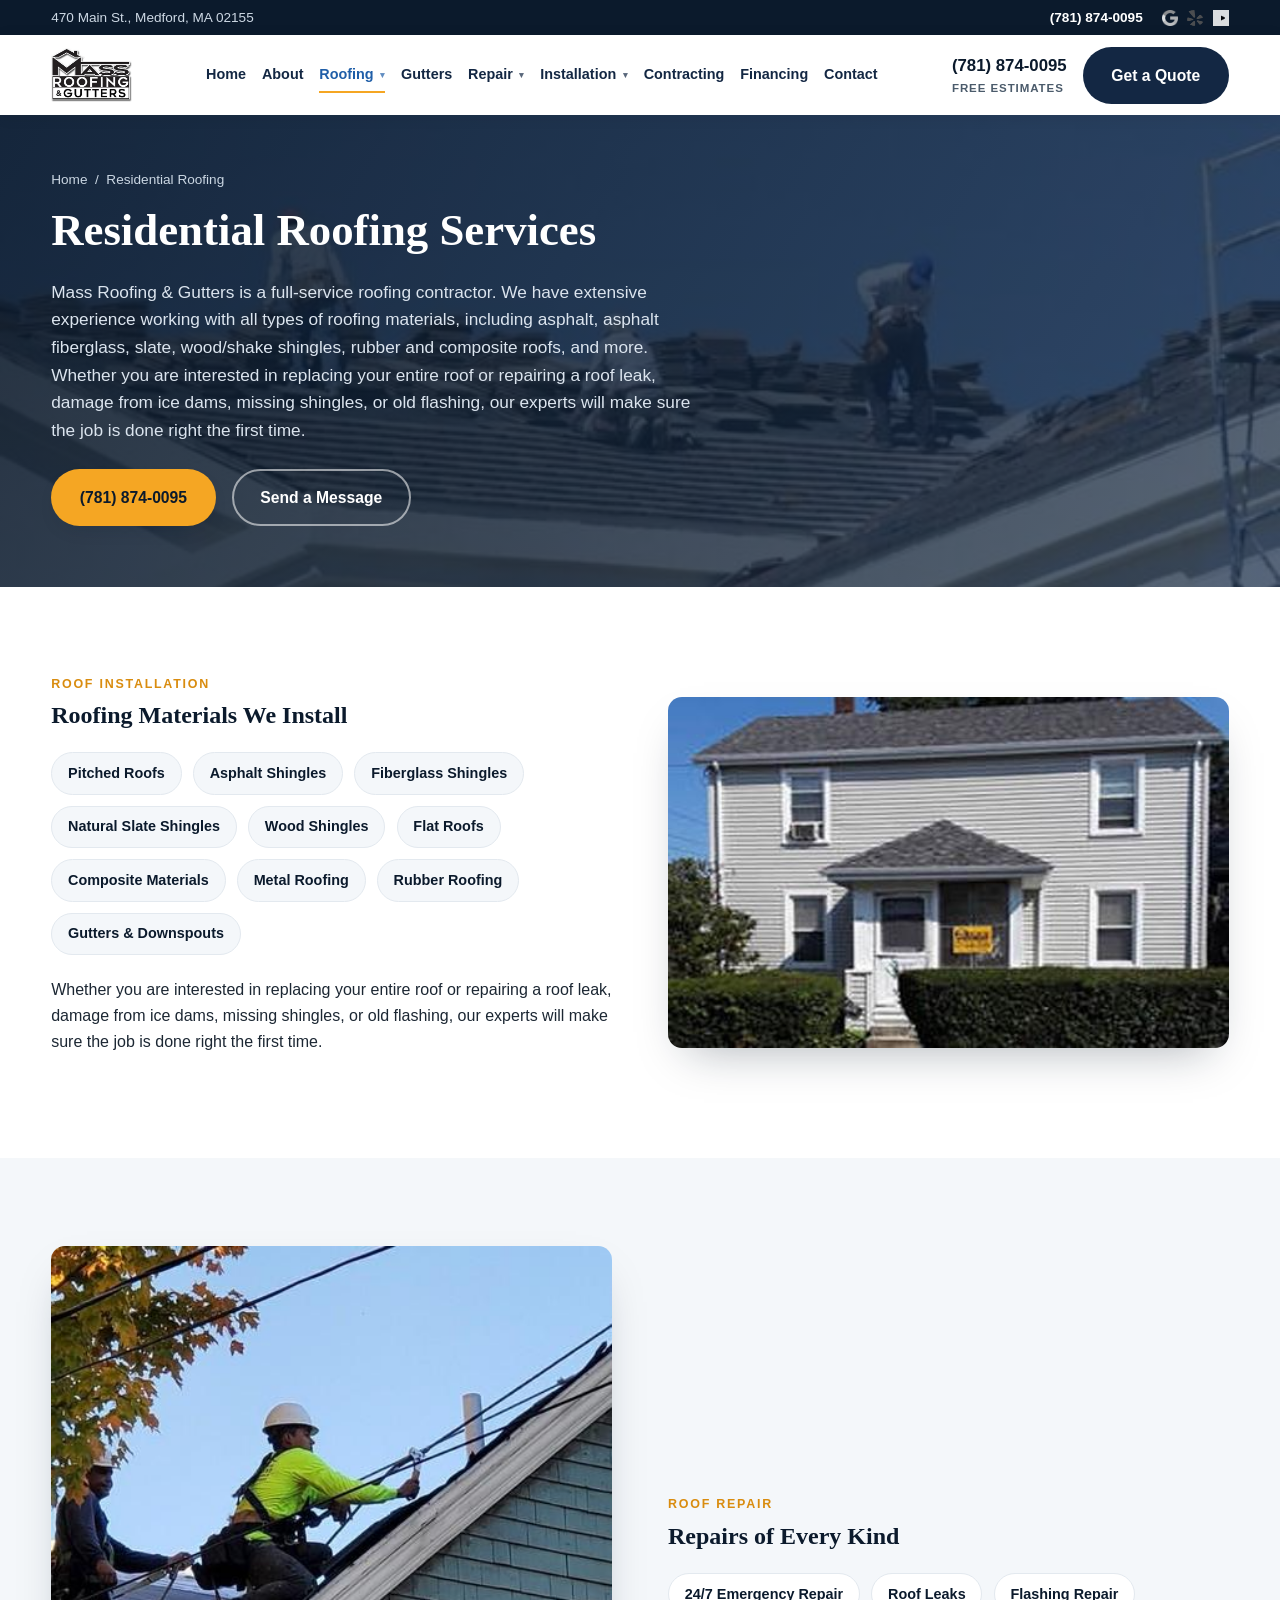
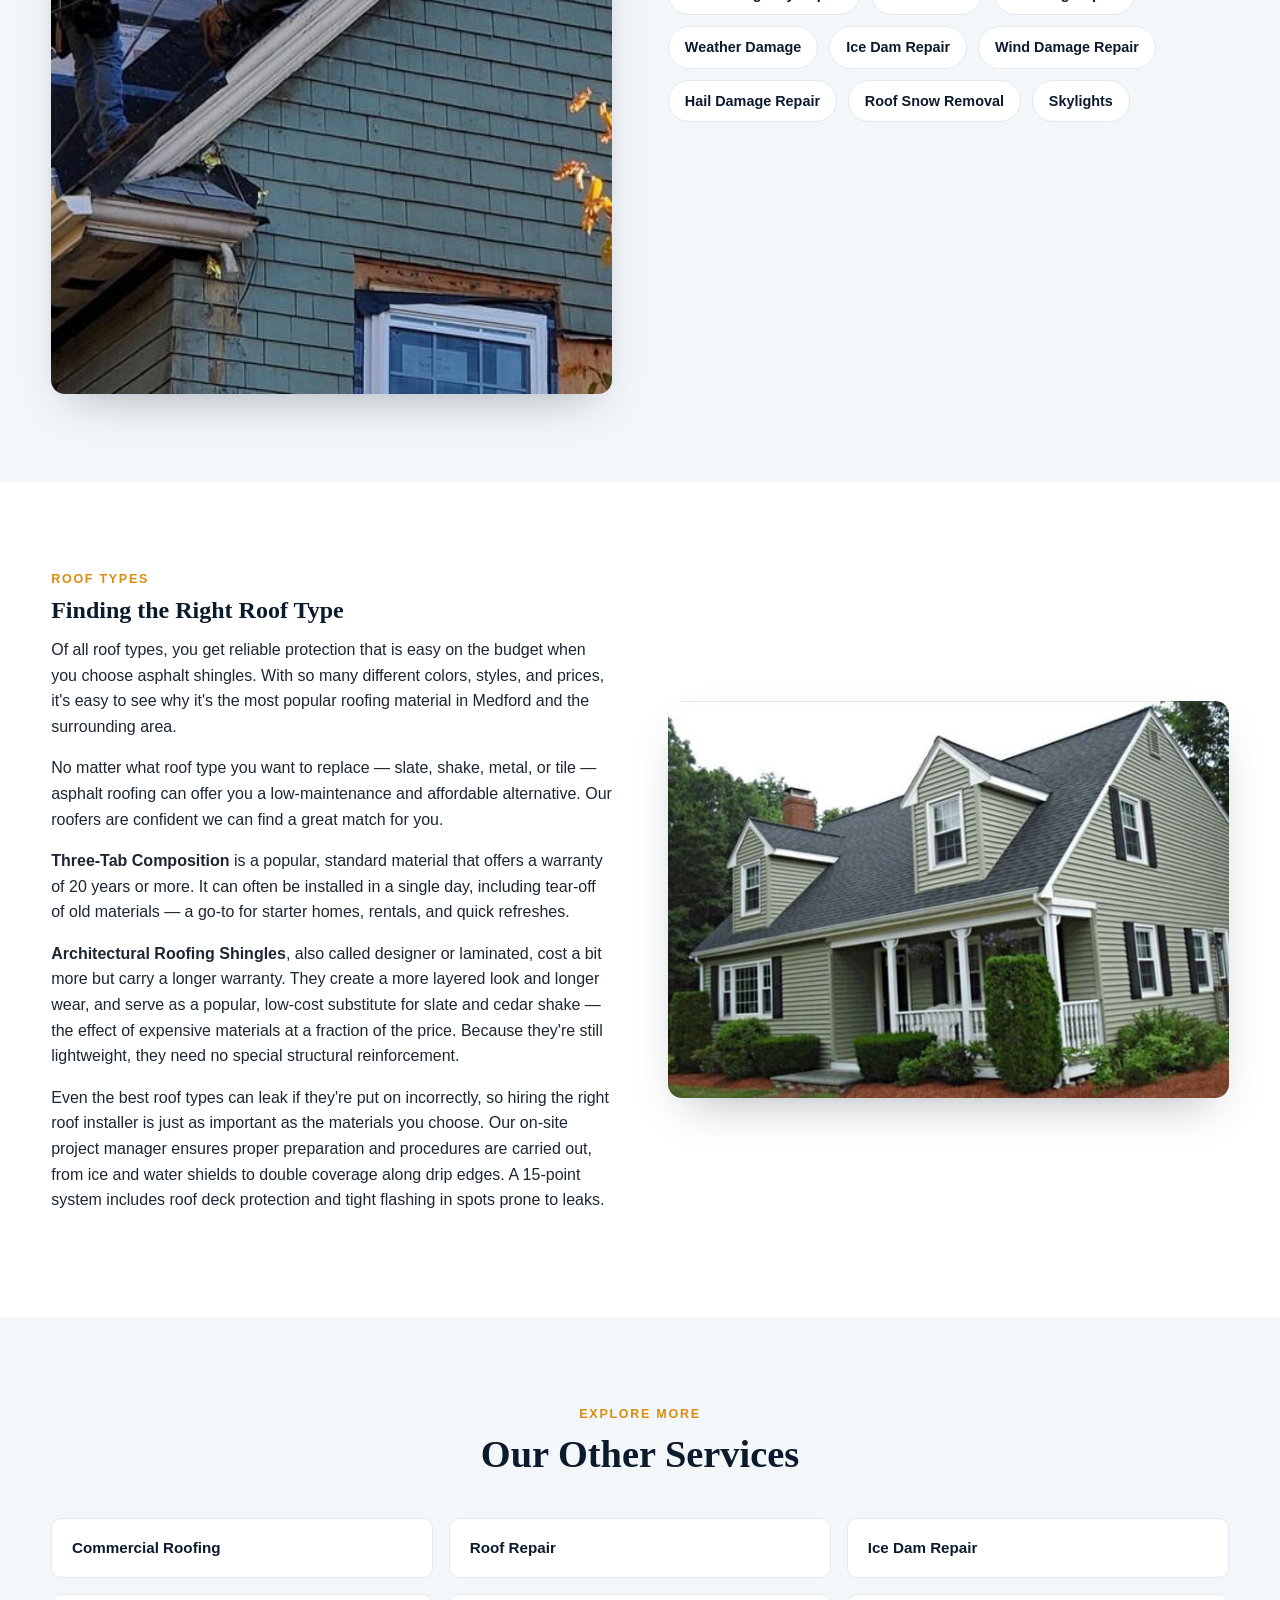
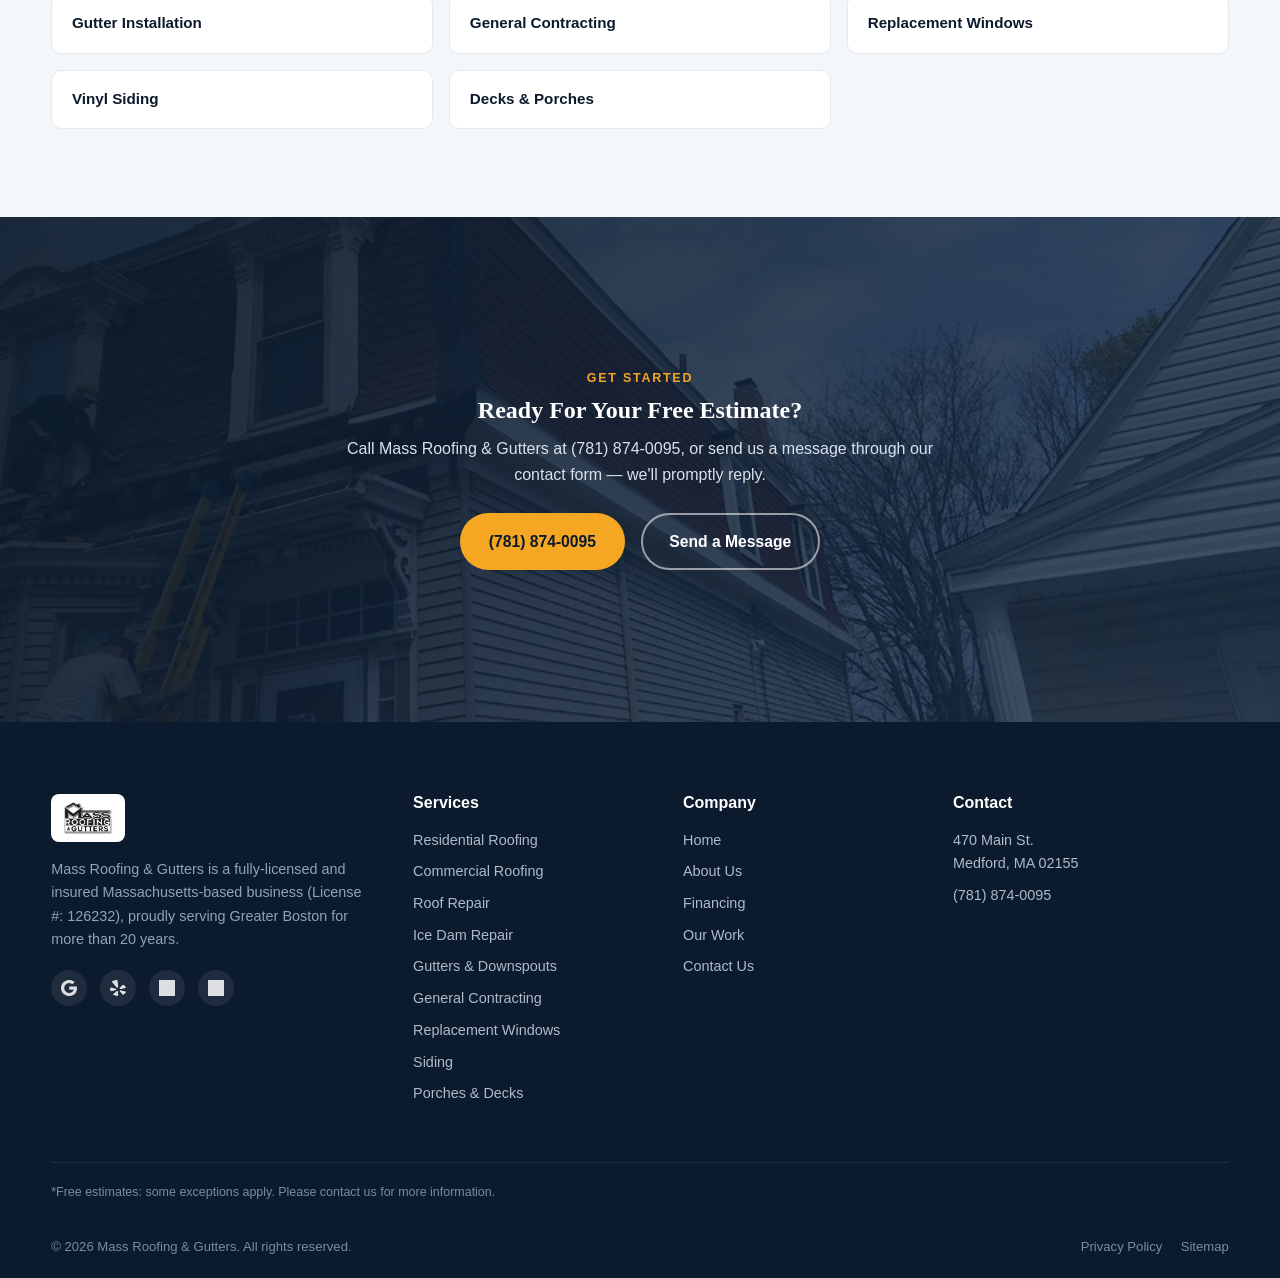
<file: residential-roofing.html>
<!DOCTYPE html>
<html lang="en">
<head>
<meta charset="UTF-8">
<meta name="viewport" content="width=device-width, initial-scale=1.0">
<title>Residential Roofing Services | Mass Roofing & Gutters</title>
<meta name="description" content="Full-service residential roofing contractor in Medford, MA. Asphalt, slate, wood, rubber and composite roofs, installed and repaired right the first time.">
<link rel="stylesheet" href="styles.css">
</head>
<body>

<div class="topbar">
  <div class="container">
    <div>470 Main St., Medford, MA 02155</div>
    <div style="display:flex;align-items:center;gap:1.4em;">
      <a class="phone" href="tel:7818740095">(781) 874-0095</a>
      <div class="social">
        <a href="#" aria-label="Google"><img src="website_graphics/google-icon.png" alt="Google"></a>
        <a href="#" aria-label="Yelp"><img src="website_graphics/yelp-icon.png" alt="Yelp"></a>
        <a href="#" aria-label="Houzz"><img src="website_graphics/houzz-icon.png" alt="Houzz"></a>
      </div>
    </div>
  </div>
</div>

<header class="site-header">
  <div class="container nav-wrap">
    <a href="index.html" class="brand">
      <img src="website_graphics/mass-roofing-logo-new.jpeg" alt="Mass Roofing & Gutters logo">
    </a>
    <nav class="main-nav">
      <ul>
        <li><a href="index.html">Home</a></li>
        <li><a href="index.html#about">About</a></li>
        <li class="has-dropdown">
          <a href="residential-roofing.html" class="active">Roofing <span class="caret">&#9662;</span></a>
          <ul class="dropdown-menu">
            <li><a href="residential-roofing.html">Residential Roofing</a></li>
            <li><a href="commercial-roofing.html">Commercial Roofing</a></li>
          </ul>
        </li>
        <li><a href="gutters.html">Gutters</a></li>
        <li class="has-dropdown">
          <a href="roof-repair.html">Repair <span class="caret">&#9662;</span></a>
          <ul class="dropdown-menu">
            <li><a href="roof-repair.html">Roof Repair</a></li>
            <li><a href="ice-dam-repair.html">Ice Dam Repair</a></li>
          </ul>
        </li>
        <li class="has-dropdown">
          <a href="windows.html">Installation <span class="caret">&#9662;</span></a>
          <ul class="dropdown-menu">
            <li><a href="windows.html">Replacement Windows</a></li>
            <li><a href="siding.html">Vinyl Siding</a></li>
            <li><a href="decks-porches.html">Decks & Porches</a></li>
          </ul>
        </li>
        <li><a href="general-contracting.html">Contracting</a></li>
        <li><a href="index.html#financing">Financing</a></li>
        <li><a href="index.html#contact">Contact</a></li>
      </ul>
    </nav>
    <div class="header-cta">
      <div class="call">(781) 874-0095<span>Free Estimates</span></div>
      <a href="index.html#contact" class="btn btn-navy">Get a Quote</a>
    </div>
    <button class="menu-toggle" aria-label="Menu">&#9776;</button>
  </div>
</header>

<section class="page-hero" style="--hero-img:url('website_graphics/roof-shingle-install.jpg');">
  <div class="container">
    <div class="breadcrumb"><a href="index.html">Home</a> &nbsp;/&nbsp; Residential Roofing</div>
    <h1>Residential Roofing Services</h1>
    <p class="lead">Mass Roofing &amp; Gutters is a full-service roofing contractor. We have extensive experience working with all types of roofing materials, including asphalt, asphalt fiberglass, slate, wood/shake shingles, rubber and composite roofs, and more. Whether you are interested in replacing your entire roof or repairing a roof leak, damage from ice dams, missing shingles, or old flashing, our experts will make sure the job is done right the first time.</p>
    <div class="page-hero-actions">
      <a href="tel:7818740095" class="btn btn-accent">(781) 874-0095</a>
      <a href="index.html#contact" class="btn btn-outline">Send a Message</a>
    </div>
  </div>
</section>

<section>
  <div class="container">
    <div class="split">
      <div>
        <span class="eyebrow">Roof Installation</span>
        <h2>Roofing Materials We Install</h2>
        <div class="pill-grid">
          <span class="pill">Pitched Roofs</span>
          <span class="pill">Asphalt Shingles</span>
          <span class="pill">Fiberglass Shingles</span>
          <span class="pill">Natural Slate Shingles</span>
          <span class="pill">Wood Shingles</span>
          <span class="pill">Flat Roofs</span>
          <span class="pill">Composite Materials</span>
          <span class="pill">Metal Roofing</span>
          <span class="pill">Rubber Roofing</span>
          <span class="pill">Gutters &amp; Downspouts</span>
        </div>
        <p>Whether you are interested in replacing your entire roof or repairing a roof leak, damage from ice dams, missing shingles, or old flashing, our experts will make sure the job is done right the first time.</p>
      </div>
      <div class="media"><img loading="lazy" src="website_graphics/roof-install-team.jpg" alt="Roofing crew installing shingles on a multi-family home"></div>
    </div>
  </div>
</section>

<section class="bg-mist">
  <div class="container">
    <div class="split">
      <div class="media"><img loading="lazy" src="website_graphics/roof-shingle-install-2.jpg" alt="Roofer installing shingles on a residential roof"></div>
      <div>
        <span class="eyebrow">Roof Repair</span>
        <h2>Repairs of Every Kind</h2>
        <div class="pill-grid">
          <span class="pill">24/7 Emergency Repair</span>
          <span class="pill">Roof Leaks</span>
          <span class="pill">Flashing Repair</span>
          <span class="pill">Weather Damage</span>
          <span class="pill">Ice Dam Repair</span>
          <span class="pill">Wind Damage Repair</span>
          <span class="pill">Hail Damage Repair</span>
          <span class="pill">Roof Snow Removal</span>
          <span class="pill">Skylights</span>
        </div>
      </div>
    </div>
  </div>
</section>

<section>
  <div class="container">
    <div class="split">
      <div>
        <span class="eyebrow">Roof Types</span>
        <h2>Finding the Right Roof Type</h2>
        <p>Of all roof types, you get reliable protection that is easy on the budget when you choose asphalt shingles. With so many different colors, styles, and prices, it's easy to see why it's the most popular roofing material in Medford and the surrounding area.</p>
        <p>No matter what roof type you want to replace &mdash; slate, shake, metal, or tile &mdash; asphalt roofing can offer you a low-maintenance and affordable alternative. Our roofers are confident we can find a great match for you.</p>
        <p><strong>Three-Tab Composition</strong> is a popular, standard material that offers a warranty of 20 years or more. It can often be installed in a single day, including tear-off of old materials &mdash; a go-to for starter homes, rentals, and quick refreshes.</p>
        <p><strong>Architectural Roofing Shingles</strong>, also called designer or laminated, cost a bit more but carry a longer warranty. They create a more layered look and longer wear, and serve as a popular, low-cost substitute for slate and cedar shake &mdash; the effect of expensive materials at a fraction of the price. Because they're still lightweight, they need no special structural reinforcement.</p>
        <p>Even the best roof types can leak if they're put on incorrectly, so hiring the right roof installer is just as important as the materials you choose. Our on-site project manager ensures proper preparation and procedures are carried out, from ice and water shields to double coverage along drip edges. A 15-point system includes roof deck protection and tight flashing in spots prone to leaks.</p>
      </div>
      <div class="media"><img loading="lazy" src="website_graphics/cape-house-roof.jpg" alt="Cape-style home with new asphalt shingle roof"></div>
    </div>
  </div>
</section>

<section class="bg-mist">
  <div class="container">
    <div class="section-head center">
      <span class="eyebrow">Explore More</span>
      <h2>Our Other Services</h2>
    </div>
    <div class="related-grid">
      <a class="related-card" href="commercial-roofing.html">Commercial Roofing</a>
      <a class="related-card" href="roof-repair.html">Roof Repair</a>
      <a class="related-card" href="ice-dam-repair.html">Ice Dam Repair</a>
      <a class="related-card" href="gutters.html">Gutter Installation</a>
      <a class="related-card" href="general-contracting.html">General Contracting</a>
      <a class="related-card" href="windows.html">Replacement Windows</a>
      <a class="related-card" href="siding.html">Vinyl Siding</a>
      <a class="related-card" href="decks-porches.html">Decks & Porches</a>
    </div>
  </div>
</section>

<section class="cta-strip" id="contact">
  <div class="container">
    <span class="eyebrow" style="color:var(--accent);">Get Started</span>
    <h2>Ready For Your Free Estimate?</h2>
    <p>Call Mass Roofing &amp; Gutters at (781) 874-0095, or send us a message through our contact form &mdash; we'll promptly reply.</p>
    <div class="cta-actions">
      <a href="tel:7818740095" class="btn btn-accent">(781) 874-0095</a>
      <a href="index.html#contact" class="btn btn-outline">Send a Message</a>
    </div>
  </div>
</section>

<footer>
  <div class="container">
    <div class="footer-grid">
      <div>
        <img loading="lazy" class="foot-logo" src="website_graphics/mass-roofing-logo-new.jpeg" alt="Mass Roofing & Gutters">
        <p>Mass Roofing &amp; Gutters is a fully-licensed and insured Massachusetts-based business (License #: 126232), proudly serving Greater Boston for more than 20 years.</p>
        <div class="foot-social">
          <a href="#" aria-label="Google"><img loading="lazy" src="website_graphics/google-icon.png" alt="Google"></a>
          <a href="#" aria-label="Yelp"><img loading="lazy" src="website_graphics/yelp-icon.png" alt="Yelp"></a>
          <a href="#" aria-label="Houzz"><img loading="lazy" src="website_graphics/houzz-icon.png" alt="Houzz"></a>
          <a href="#" aria-label="BBB"><img loading="lazy" src="website_graphics/bbb-icon.png" alt="BBB"></a>
        </div>
      </div>
      <div>
        <h4>Services</h4>
        <ul>
          <li><a href="residential-roofing.html">Residential Roofing</a></li>
          <li><a href="commercial-roofing.html">Commercial Roofing</a></li>
          <li><a href="roof-repair.html">Roof Repair</a></li>
          <li><a href="ice-dam-repair.html">Ice Dam Repair</a></li>
          <li><a href="gutters.html">Gutters &amp; Downspouts</a></li>
          <li><a href="general-contracting.html">General Contracting</a></li>
          <li><a href="windows.html">Replacement Windows</a></li>
          <li><a href="siding.html">Siding</a></li>
          <li><a href="decks-porches.html">Porches &amp; Decks</a></li>
        </ul>
      </div>
      <div>
        <h4>Company</h4>
        <ul>
          <li><a href="index.html">Home</a></li>
          <li><a href="index.html#about">About Us</a></li>
          <li><a href="index.html#financing">Financing</a></li>
          <li><a href="index.html#gallery">Our Work</a></li>
          <li><a href="index.html#contact">Contact Us</a></li>
        </ul>
      </div>
      <div>
        <h4>Contact</h4>
        <ul>
          <li>470 Main St.<br>Medford, MA 02155</li>
          <li><a href="tel:7818740095">(781) 874-0095</a></li>
        </ul>
      </div>
    </div>
    <p style="font-size:.78rem;color:#7c8ba0;padding-top:1.6em;">*Free estimates: some exceptions apply. Please contact us for more information.</p>
    <div class="foot-bottom">
      <div>&copy; 2026 Mass Roofing &amp; Gutters. All rights reserved.</div>
      <div style="display:flex;gap:1.4em;">
        <a href="#">Privacy Policy</a>
        <a href="#">Sitemap</a>
      </div>
    </div>
  </div>
</footer>

<script>
  document.querySelector('.menu-toggle')?.addEventListener('click', function(){
    var nav = document.querySelector('.main-nav');
    var open = nav.style.display === 'block';
    nav.style.display = open ? 'none' : 'block';
    nav.style.position='absolute';
    nav.style.top='100%';
    nav.style.left='0';
    nav.style.right='0';
    nav.style.background='#fff';
    nav.style.padding='1em 6%';
    nav.style.boxShadow='0 12px 20px -10px rgba(11,26,44,.2)';
    var ul = nav.querySelector('ul');
    ul.style.flexDirection='column';
    ul.style.gap='1em';
  });
</script>

</body>
</html>
</file>
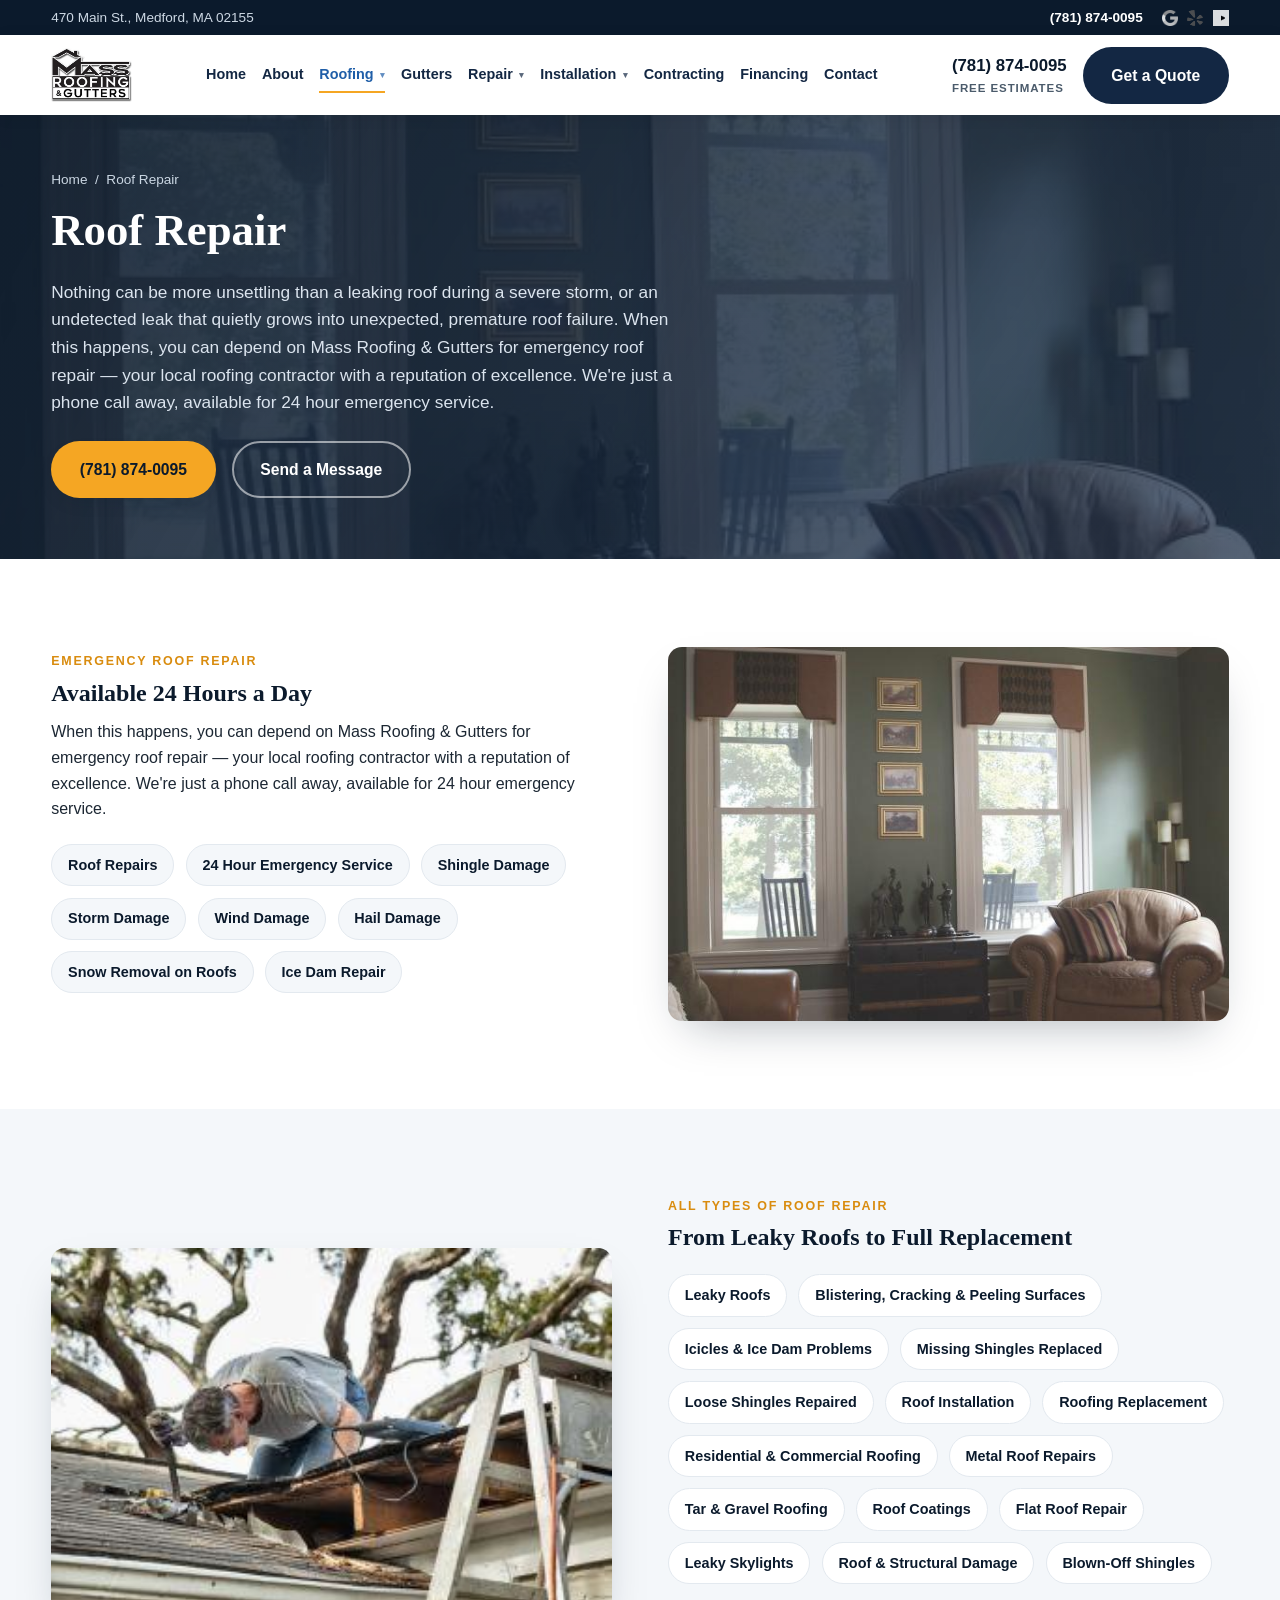
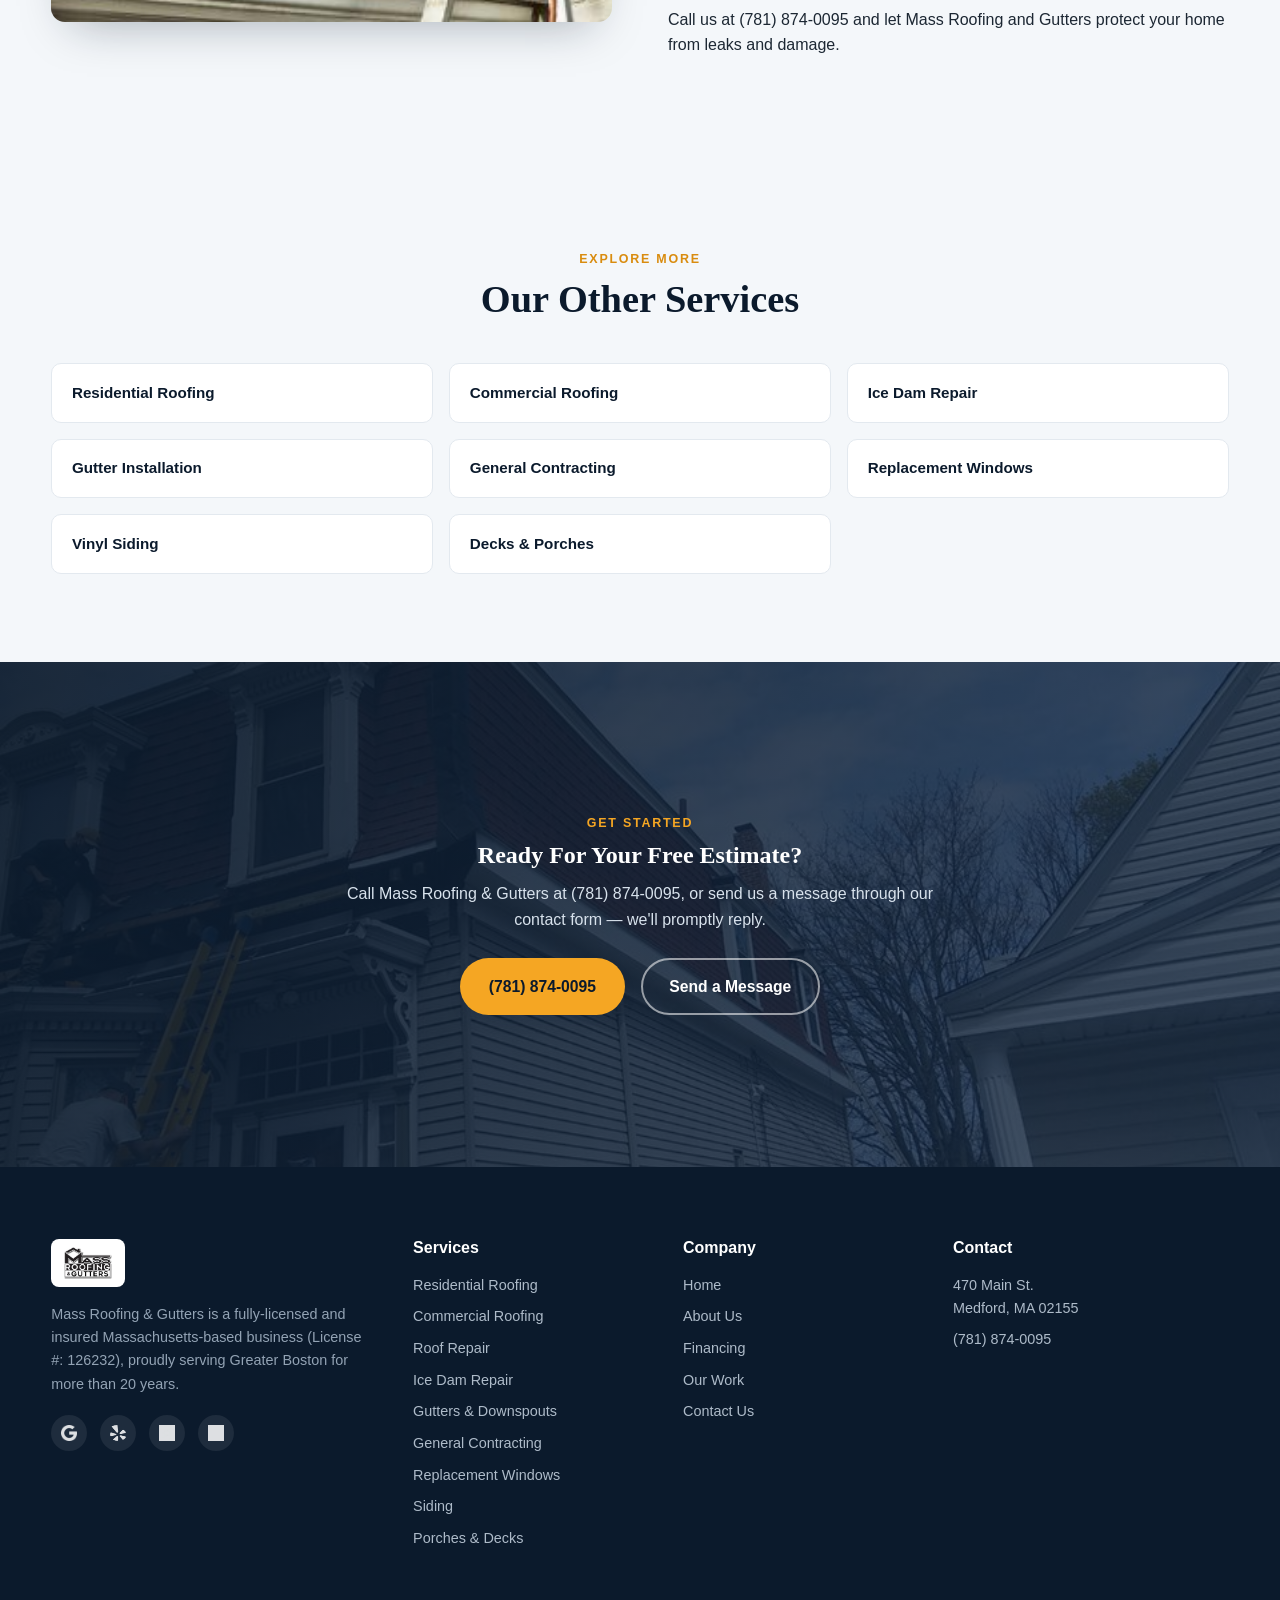
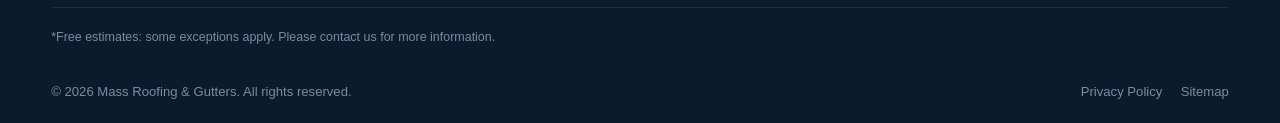
<file: roof-repair.html>
<!DOCTYPE html>
<html lang="en">
<head>
<meta charset="UTF-8">
<meta name="viewport" content="width=device-width, initial-scale=1.0">
<title>Roof Repair Medford, MA | Mass Roofing & Gutters</title>
<meta name="description" content="24-hour emergency roof repair in Medford, MA. Leaky roofs, storm and hail damage, ice dams, missing shingles, flat roof repair and more.">
<link rel="stylesheet" href="styles.css">
</head>
<body>

<div class="topbar">
  <div class="container">
    <div>470 Main St., Medford, MA 02155</div>
    <div style="display:flex;align-items:center;gap:1.4em;">
      <a class="phone" href="tel:7818740095">(781) 874-0095</a>
      <div class="social">
        <a href="#" aria-label="Google"><img src="website_graphics/google-icon.png" alt="Google"></a>
        <a href="#" aria-label="Yelp"><img src="website_graphics/yelp-icon.png" alt="Yelp"></a>
        <a href="#" aria-label="Houzz"><img src="website_graphics/houzz-icon.png" alt="Houzz"></a>
      </div>
    </div>
  </div>
</div>

<header class="site-header">
  <div class="container nav-wrap">
    <a href="index.html" class="brand">
      <img src="website_graphics/mass-roofing-logo-new.jpeg" alt="Mass Roofing & Gutters logo">
    </a>
    <nav class="main-nav">
      <ul>
        <li><a href="index.html">Home</a></li>
        <li><a href="index.html#about">About</a></li>
        <li class="has-dropdown">
          <a href="residential-roofing.html" class="active">Roofing <span class="caret">&#9662;</span></a>
          <ul class="dropdown-menu">
            <li><a href="residential-roofing.html">Residential Roofing</a></li>
            <li><a href="commercial-roofing.html">Commercial Roofing</a></li>
          </ul>
        </li>
        <li><a href="gutters.html">Gutters</a></li>
        <li class="has-dropdown">
          <a href="roof-repair.html">Repair <span class="caret">&#9662;</span></a>
          <ul class="dropdown-menu">
            <li><a href="roof-repair.html">Roof Repair</a></li>
            <li><a href="ice-dam-repair.html">Ice Dam Repair</a></li>
          </ul>
        </li>
        <li class="has-dropdown">
          <a href="windows.html">Installation <span class="caret">&#9662;</span></a>
          <ul class="dropdown-menu">
            <li><a href="windows.html">Replacement Windows</a></li>
            <li><a href="siding.html">Vinyl Siding</a></li>
            <li><a href="decks-porches.html">Decks & Porches</a></li>
          </ul>
        </li>
        <li><a href="general-contracting.html">Contracting</a></li>
        <li><a href="index.html#financing">Financing</a></li>
        <li><a href="index.html#contact">Contact</a></li>
      </ul>
    </nav>
    <div class="header-cta">
      <div class="call">(781) 874-0095<span>Free Estimates</span></div>
      <a href="index.html#contact" class="btn btn-navy">Get a Quote</a>
    </div>
    <button class="menu-toggle" aria-label="Menu">&#9776;</button>
  </div>
</header>

<section class="page-hero" style="--hero-img:url('website_graphics/storm-damage-wind.jpg');">
  <div class="container">
    <div class="breadcrumb"><a href="index.html">Home</a> &nbsp;/&nbsp; Roof Repair</div>
    <h1>Roof Repair</h1>
    <p class="lead">Nothing can be more unsettling than a leaking roof during a severe storm, or an undetected leak that quietly grows into unexpected, premature roof failure. When this happens, you can depend on Mass Roofing &amp; Gutters for emergency roof repair &mdash; your local roofing contractor with a reputation of excellence. We're just a phone call away, available for 24 hour emergency service.</p>
    <div class="page-hero-actions">
      <a href="tel:7818740095" class="btn btn-accent">(781) 874-0095</a>
      <a href="index.html#contact" class="btn btn-outline">Send a Message</a>
    </div>
  </div>
</section>

<section>
  <div class="container">
    <div class="split">
      <div>
        <span class="eyebrow">Emergency Roof Repair</span>
        <h2>Available 24 Hours a Day</h2>
        <p>When this happens, you can depend on Mass Roofing &amp; Gutters for emergency roof repair &mdash; your local roofing contractor with a reputation of excellence. We're just a phone call away, available for 24 hour emergency service.</p>
        <div class="pill-grid">
          <span class="pill">Roof Repairs</span>
          <span class="pill">24 Hour Emergency Service</span>
          <span class="pill">Shingle Damage</span>
          <span class="pill">Storm Damage</span>
          <span class="pill">Wind Damage</span>
          <span class="pill">Hail Damage</span>
          <span class="pill">Snow Removal on Roofs</span>
          <span class="pill">Ice Dam Repair</span>
        </div>
      </div>
      <div class="media"><img loading="lazy" src="website_graphics/storm-damage-wind.jpg" alt="Storm-damaged roof missing shingles"></div>
    </div>
  </div>
</section>

<section class="bg-mist">
  <div class="container">
    <div class="split">
      <div class="media"><img loading="lazy" src="website_graphics/roof-repair.jpg" alt="Contractor repairing a roof edge"></div>
      <div>
        <span class="eyebrow">All Types of Roof Repair</span>
        <h2>From Leaky Roofs to Full Replacement</h2>
        <div class="pill-grid">
          <span class="pill">Leaky Roofs</span>
          <span class="pill">Blistering, Cracking &amp; Peeling Surfaces</span>
          <span class="pill">Icicles &amp; Ice Dam Problems</span>
          <span class="pill">Missing Shingles Replaced</span>
          <span class="pill">Loose Shingles Repaired</span>
          <span class="pill">Roof Installation</span>
          <span class="pill">Roofing Replacement</span>
          <span class="pill">Residential &amp; Commercial Roofing</span>
          <span class="pill">Metal Roof Repairs</span>
          <span class="pill">Tar &amp; Gravel Roofing</span>
          <span class="pill">Roof Coatings</span>
          <span class="pill">Flat Roof Repair</span>
          <span class="pill">Leaky Skylights</span>
          <span class="pill">Roof &amp; Structural Damage</span>
          <span class="pill">Blown-Off Shingles</span>
        </div>
        <p>Call us at (781) 874-0095 and let Mass Roofing and Gutters protect your home from leaks and damage.</p>
      </div>
    </div>
  </div>
</section>

<section class="bg-mist">
  <div class="container">
    <div class="section-head center">
      <span class="eyebrow">Explore More</span>
      <h2>Our Other Services</h2>
    </div>
    <div class="related-grid">
      <a class="related-card" href="residential-roofing.html">Residential Roofing</a>
      <a class="related-card" href="commercial-roofing.html">Commercial Roofing</a>
      <a class="related-card" href="ice-dam-repair.html">Ice Dam Repair</a>
      <a class="related-card" href="gutters.html">Gutter Installation</a>
      <a class="related-card" href="general-contracting.html">General Contracting</a>
      <a class="related-card" href="windows.html">Replacement Windows</a>
      <a class="related-card" href="siding.html">Vinyl Siding</a>
      <a class="related-card" href="decks-porches.html">Decks & Porches</a>
    </div>
  </div>
</section>

<section class="cta-strip" id="contact">
  <div class="container">
    <span class="eyebrow" style="color:var(--accent);">Get Started</span>
    <h2>Ready For Your Free Estimate?</h2>
    <p>Call Mass Roofing &amp; Gutters at (781) 874-0095, or send us a message through our contact form &mdash; we'll promptly reply.</p>
    <div class="cta-actions">
      <a href="tel:7818740095" class="btn btn-accent">(781) 874-0095</a>
      <a href="index.html#contact" class="btn btn-outline">Send a Message</a>
    </div>
  </div>
</section>

<footer>
  <div class="container">
    <div class="footer-grid">
      <div>
        <img loading="lazy" class="foot-logo" src="website_graphics/mass-roofing-logo-new.jpeg" alt="Mass Roofing & Gutters">
        <p>Mass Roofing &amp; Gutters is a fully-licensed and insured Massachusetts-based business (License #: 126232), proudly serving Greater Boston for more than 20 years.</p>
        <div class="foot-social">
          <a href="#" aria-label="Google"><img loading="lazy" src="website_graphics/google-icon.png" alt="Google"></a>
          <a href="#" aria-label="Yelp"><img loading="lazy" src="website_graphics/yelp-icon.png" alt="Yelp"></a>
          <a href="#" aria-label="Houzz"><img loading="lazy" src="website_graphics/houzz-icon.png" alt="Houzz"></a>
          <a href="#" aria-label="BBB"><img loading="lazy" src="website_graphics/bbb-icon.png" alt="BBB"></a>
        </div>
      </div>
      <div>
        <h4>Services</h4>
        <ul>
          <li><a href="residential-roofing.html">Residential Roofing</a></li>
          <li><a href="commercial-roofing.html">Commercial Roofing</a></li>
          <li><a href="roof-repair.html">Roof Repair</a></li>
          <li><a href="ice-dam-repair.html">Ice Dam Repair</a></li>
          <li><a href="gutters.html">Gutters &amp; Downspouts</a></li>
          <li><a href="general-contracting.html">General Contracting</a></li>
          <li><a href="windows.html">Replacement Windows</a></li>
          <li><a href="siding.html">Siding</a></li>
          <li><a href="decks-porches.html">Porches &amp; Decks</a></li>
        </ul>
      </div>
      <div>
        <h4>Company</h4>
        <ul>
          <li><a href="index.html">Home</a></li>
          <li><a href="index.html#about">About Us</a></li>
          <li><a href="index.html#financing">Financing</a></li>
          <li><a href="index.html#gallery">Our Work</a></li>
          <li><a href="index.html#contact">Contact Us</a></li>
        </ul>
      </div>
      <div>
        <h4>Contact</h4>
        <ul>
          <li>470 Main St.<br>Medford, MA 02155</li>
          <li><a href="tel:7818740095">(781) 874-0095</a></li>
        </ul>
      </div>
    </div>
    <p style="font-size:.78rem;color:#7c8ba0;padding-top:1.6em;">*Free estimates: some exceptions apply. Please contact us for more information.</p>
    <div class="foot-bottom">
      <div>&copy; 2026 Mass Roofing &amp; Gutters. All rights reserved.</div>
      <div style="display:flex;gap:1.4em;">
        <a href="#">Privacy Policy</a>
        <a href="#">Sitemap</a>
      </div>
    </div>
  </div>
</footer>

<script>
  document.querySelector('.menu-toggle')?.addEventListener('click', function(){
    var nav = document.querySelector('.main-nav');
    var open = nav.style.display === 'block';
    nav.style.display = open ? 'none' : 'block';
    nav.style.position='absolute';
    nav.style.top='100%';
    nav.style.left='0';
    nav.style.right='0';
    nav.style.background='#fff';
    nav.style.padding='1em 6%';
    nav.style.boxShadow='0 12px 20px -10px rgba(11,26,44,.2)';
    var ul = nav.querySelector('ul');
    ul.style.flexDirection='column';
    ul.style.gap='1em';
  });
</script>

</body>
</html>
</file>
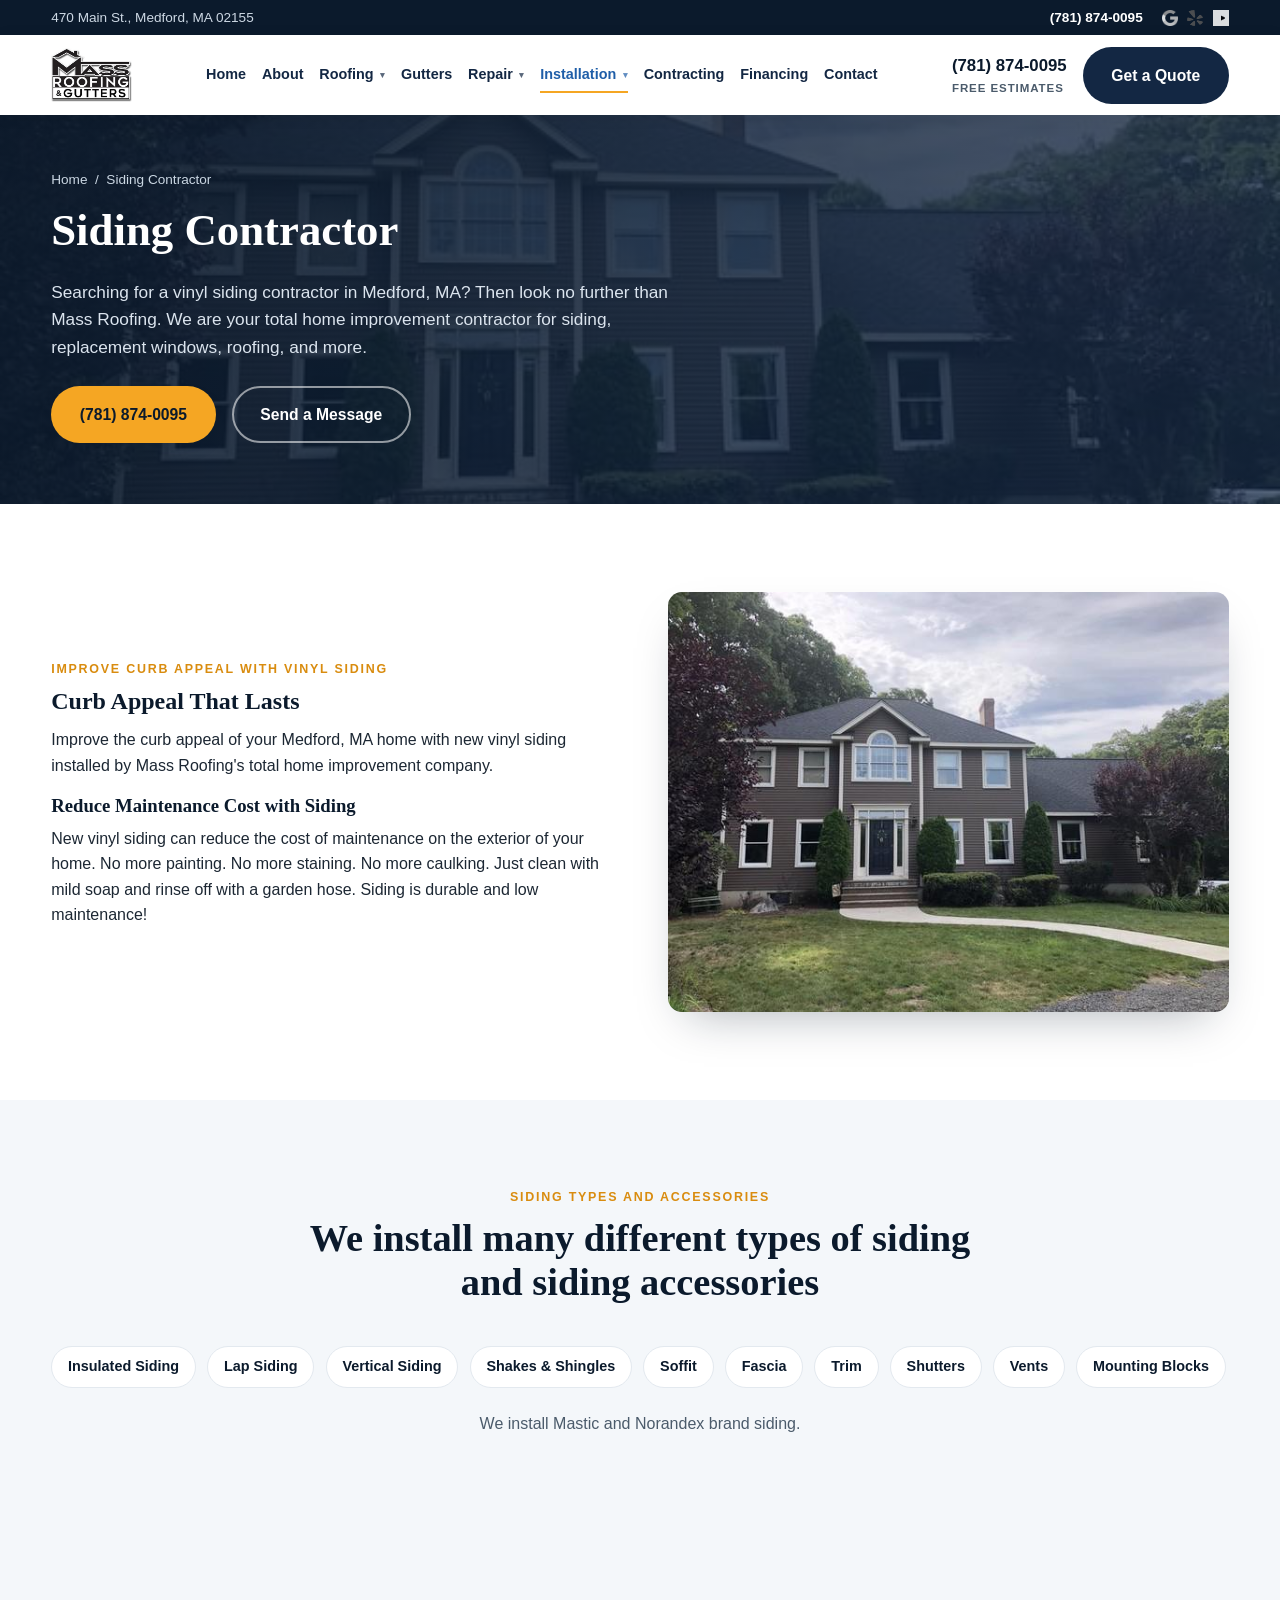
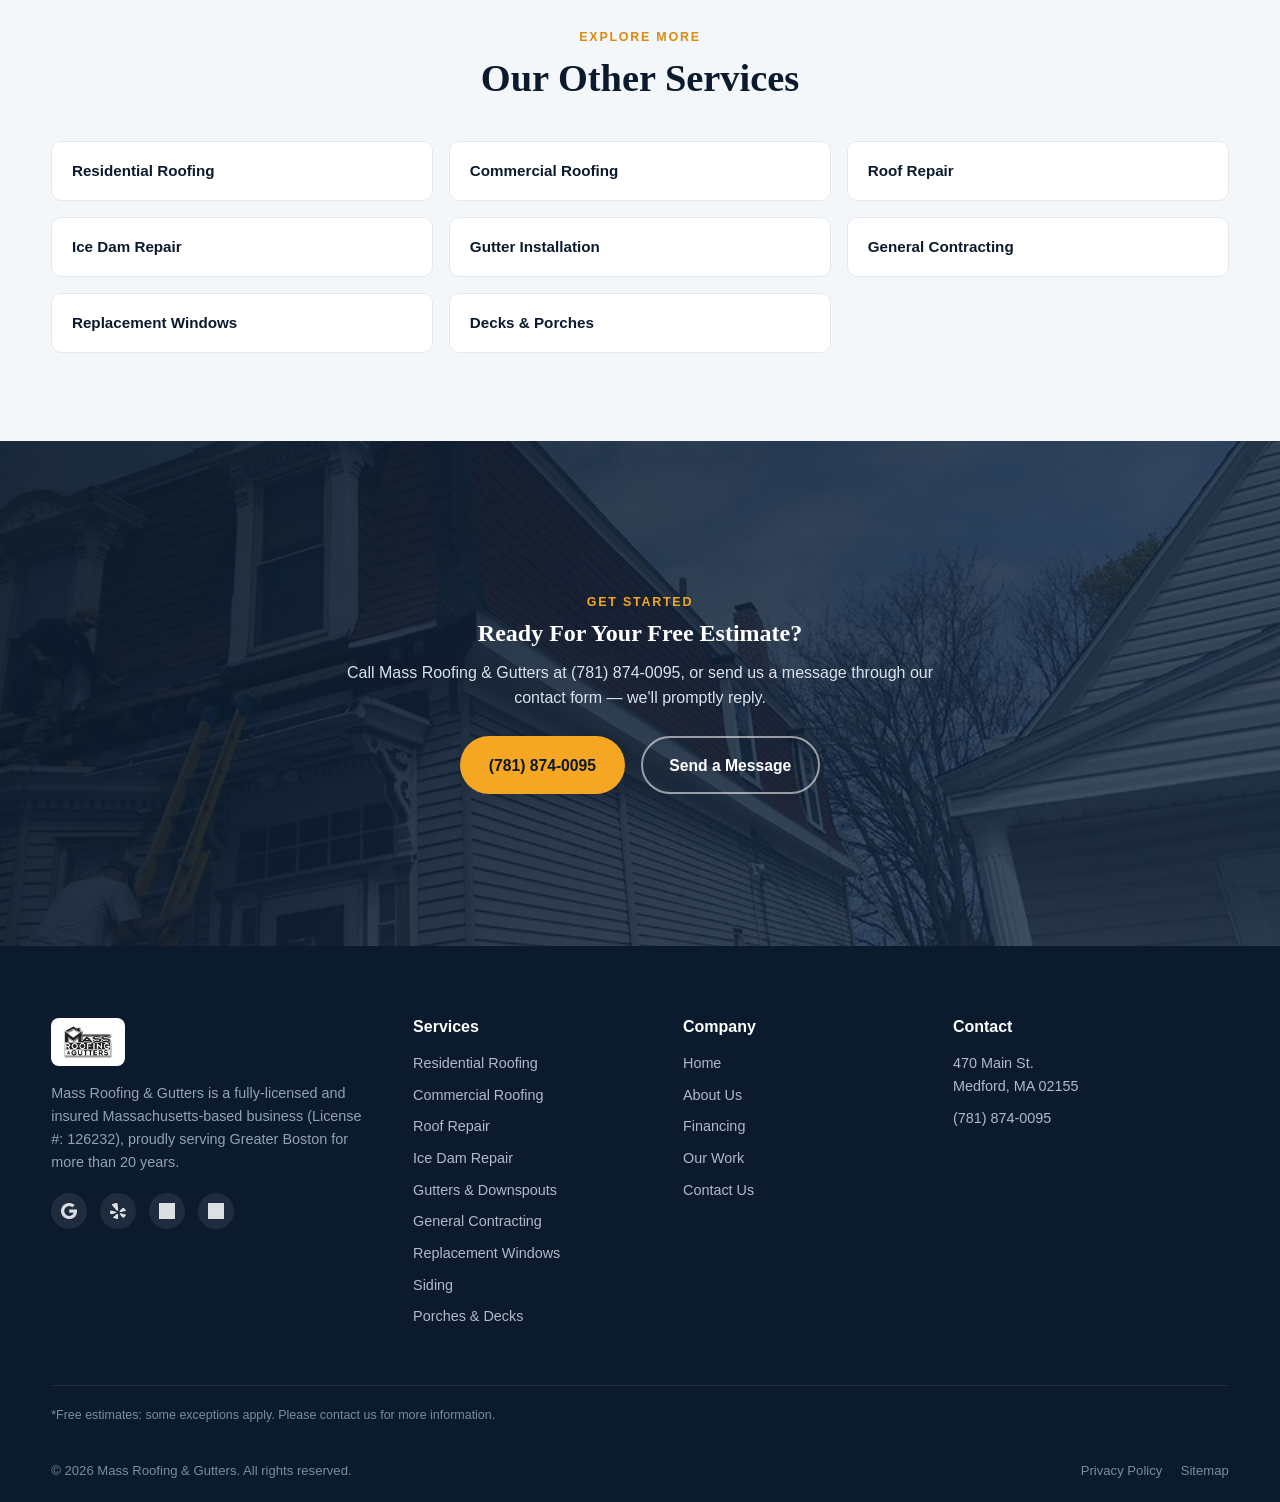
<file: siding.html>
<!DOCTYPE html>
<html lang="en">
<head>
<meta charset="UTF-8">
<meta name="viewport" content="width=device-width, initial-scale=1.0">
<title>Siding Contractor Medford, MA | Mass Roofing & Gutters</title>
<meta name="description" content="Vinyl siding contractor in Medford, MA. Insulated, lap and vertical siding, shakes, shingles, soffit, fascia, trim and more. Mastic and Norandex brand siding.">
<link rel="stylesheet" href="styles.css">
</head>
<body>

<div class="topbar">
  <div class="container">
    <div>470 Main St., Medford, MA 02155</div>
    <div style="display:flex;align-items:center;gap:1.4em;">
      <a class="phone" href="tel:7818740095">(781) 874-0095</a>
      <div class="social">
        <a href="#" aria-label="Google"><img src="website_graphics/google-icon.png" alt="Google"></a>
        <a href="#" aria-label="Yelp"><img src="website_graphics/yelp-icon.png" alt="Yelp"></a>
        <a href="#" aria-label="Houzz"><img src="website_graphics/houzz-icon.png" alt="Houzz"></a>
      </div>
    </div>
  </div>
</div>

<header class="site-header">
  <div class="container nav-wrap">
    <a href="index.html" class="brand">
      <img src="website_graphics/mass-roofing-logo-new.jpeg" alt="Mass Roofing & Gutters logo">
    </a>
    <nav class="main-nav">
      <ul>
        <li><a href="index.html">Home</a></li>
        <li><a href="index.html#about">About</a></li>
        <li class="has-dropdown">
          <a href="residential-roofing.html">Roofing <span class="caret">&#9662;</span></a>
          <ul class="dropdown-menu">
            <li><a href="residential-roofing.html">Residential Roofing</a></li>
            <li><a href="commercial-roofing.html">Commercial Roofing</a></li>
          </ul>
        </li>
        <li><a href="gutters.html">Gutters</a></li>
        <li class="has-dropdown">
          <a href="roof-repair.html">Repair <span class="caret">&#9662;</span></a>
          <ul class="dropdown-menu">
            <li><a href="roof-repair.html">Roof Repair</a></li>
            <li><a href="ice-dam-repair.html">Ice Dam Repair</a></li>
          </ul>
        </li>
        <li class="has-dropdown">
          <a href="windows.html" class="active">Installation <span class="caret">&#9662;</span></a>
          <ul class="dropdown-menu">
            <li><a href="windows.html">Replacement Windows</a></li>
            <li><a href="siding.html">Vinyl Siding</a></li>
            <li><a href="decks-porches.html">Decks & Porches</a></li>
          </ul>
        </li>
        <li><a href="general-contracting.html">Contracting</a></li>
        <li><a href="index.html#financing">Financing</a></li>
        <li><a href="index.html#contact">Contact</a></li>
      </ul>
    </nav>
    <div class="header-cta">
      <div class="call">(781) 874-0095<span>Free Estimates</span></div>
      <a href="index.html#contact" class="btn btn-navy">Get a Quote</a>
    </div>
    <button class="menu-toggle" aria-label="Menu">&#9776;</button>
  </div>
</header>

<section class="page-hero" style="--hero-img:url('website_graphics/siding-home.jpg');">
  <div class="container">
    <div class="breadcrumb"><a href="index.html">Home</a> &nbsp;/&nbsp; Siding Contractor</div>
    <h1>Siding Contractor</h1>
    <p class="lead">Searching for a vinyl siding contractor in Medford, MA? Then look no further than Mass Roofing. We are your total home improvement contractor for siding, replacement windows, roofing, and more.</p>
    <div class="page-hero-actions">
      <a href="tel:7818740095" class="btn btn-accent">(781) 874-0095</a>
      <a href="index.html#contact" class="btn btn-outline">Send a Message</a>
    </div>
  </div>
</section>

<section>
  <div class="container">
    <div class="split">
      <div>
        <span class="eyebrow">Improve Curb Appeal with Vinyl Siding</span>
        <h2>Curb Appeal That Lasts</h2>
        <p>Improve the curb appeal of your Medford, MA home with new vinyl siding installed by Mass Roofing's total home improvement company.</p>
        <h3>Reduce Maintenance Cost with Siding</h3>
        <p>New vinyl siding can reduce the cost of maintenance on the exterior of your home. No more painting. No more staining. No more caulking. Just clean with mild soap and rinse off with a garden hose. Siding is durable and low maintenance!</p>
      </div>
      <div class="media"><img loading="lazy" src="website_graphics/siding-home.jpg" alt="Colonial home with new siding"></div>
    </div>
  </div>
</section>

<section class="bg-mist">
  <div class="container">
    <div class="section-head center">
      <span class="eyebrow">Siding Types and Accessories</span>
      <h2>We install many different types of siding and siding accessories</h2>
    </div>
        <div class="pill-grid">
          <span class="pill">Insulated Siding</span>
          <span class="pill">Lap Siding</span>
          <span class="pill">Vertical Siding</span>
          <span class="pill">Shakes &amp; Shingles</span>
          <span class="pill">Soffit</span>
          <span class="pill">Fascia</span>
          <span class="pill">Trim</span>
          <span class="pill">Shutters</span>
          <span class="pill">Vents</span>
          <span class="pill">Mounting Blocks</span>
        </div>
    <p style="text-align:center;color:var(--ink-soft);">We install Mastic and Norandex brand siding.</p>
    <div style="text-align:center;">
    </div>
  </div>
</section>

<section class="bg-mist">
  <div class="container">
    <div class="section-head center">
      <span class="eyebrow">Explore More</span>
      <h2>Our Other Services</h2>
    </div>
    <div class="related-grid">
      <a class="related-card" href="residential-roofing.html">Residential Roofing</a>
      <a class="related-card" href="commercial-roofing.html">Commercial Roofing</a>
      <a class="related-card" href="roof-repair.html">Roof Repair</a>
      <a class="related-card" href="ice-dam-repair.html">Ice Dam Repair</a>
      <a class="related-card" href="gutters.html">Gutter Installation</a>
      <a class="related-card" href="general-contracting.html">General Contracting</a>
      <a class="related-card" href="windows.html">Replacement Windows</a>
      <a class="related-card" href="decks-porches.html">Decks & Porches</a>
    </div>
  </div>
</section>

<section class="cta-strip" id="contact">
  <div class="container">
    <span class="eyebrow" style="color:var(--accent);">Get Started</span>
    <h2>Ready For Your Free Estimate?</h2>
    <p>Call Mass Roofing &amp; Gutters at (781) 874-0095, or send us a message through our contact form &mdash; we'll promptly reply.</p>
    <div class="cta-actions">
      <a href="tel:7818740095" class="btn btn-accent">(781) 874-0095</a>
      <a href="index.html#contact" class="btn btn-outline">Send a Message</a>
    </div>
  </div>
</section>

<footer>
  <div class="container">
    <div class="footer-grid">
      <div>
        <img loading="lazy" class="foot-logo" src="website_graphics/mass-roofing-logo-new.jpeg" alt="Mass Roofing & Gutters">
        <p>Mass Roofing &amp; Gutters is a fully-licensed and insured Massachusetts-based business (License #: 126232), proudly serving Greater Boston for more than 20 years.</p>
        <div class="foot-social">
          <a href="#" aria-label="Google"><img loading="lazy" src="website_graphics/google-icon.png" alt="Google"></a>
          <a href="#" aria-label="Yelp"><img loading="lazy" src="website_graphics/yelp-icon.png" alt="Yelp"></a>
          <a href="#" aria-label="Houzz"><img loading="lazy" src="website_graphics/houzz-icon.png" alt="Houzz"></a>
          <a href="#" aria-label="BBB"><img loading="lazy" src="website_graphics/bbb-icon.png" alt="BBB"></a>
        </div>
      </div>
      <div>
        <h4>Services</h4>
        <ul>
          <li><a href="residential-roofing.html">Residential Roofing</a></li>
          <li><a href="commercial-roofing.html">Commercial Roofing</a></li>
          <li><a href="roof-repair.html">Roof Repair</a></li>
          <li><a href="ice-dam-repair.html">Ice Dam Repair</a></li>
          <li><a href="gutters.html">Gutters &amp; Downspouts</a></li>
          <li><a href="general-contracting.html">General Contracting</a></li>
          <li><a href="windows.html">Replacement Windows</a></li>
          <li><a href="siding.html">Siding</a></li>
          <li><a href="decks-porches.html">Porches &amp; Decks</a></li>
        </ul>
      </div>
      <div>
        <h4>Company</h4>
        <ul>
          <li><a href="index.html">Home</a></li>
          <li><a href="index.html#about">About Us</a></li>
          <li><a href="index.html#financing">Financing</a></li>
          <li><a href="index.html#gallery">Our Work</a></li>
          <li><a href="index.html#contact">Contact Us</a></li>
        </ul>
      </div>
      <div>
        <h4>Contact</h4>
        <ul>
          <li>470 Main St.<br>Medford, MA 02155</li>
          <li><a href="tel:7818740095">(781) 874-0095</a></li>
        </ul>
      </div>
    </div>
    <p style="font-size:.78rem;color:#7c8ba0;padding-top:1.6em;">*Free estimates: some exceptions apply. Please contact us for more information.</p>
    <div class="foot-bottom">
      <div>&copy; 2026 Mass Roofing &amp; Gutters. All rights reserved.</div>
      <div style="display:flex;gap:1.4em;">
        <a href="#">Privacy Policy</a>
        <a href="#">Sitemap</a>
      </div>
    </div>
  </div>
</footer>

<script>
  document.querySelector('.menu-toggle')?.addEventListener('click', function(){
    var nav = document.querySelector('.main-nav');
    var open = nav.style.display === 'block';
    nav.style.display = open ? 'none' : 'block';
    nav.style.position='absolute';
    nav.style.top='100%';
    nav.style.left='0';
    nav.style.right='0';
    nav.style.background='#fff';
    nav.style.padding='1em 6%';
    nav.style.boxShadow='0 12px 20px -10px rgba(11,26,44,.2)';
    var ul = nav.querySelector('ul');
    ul.style.flexDirection='column';
    ul.style.gap='1em';
  });
</script>

</body>
</html>
</file>
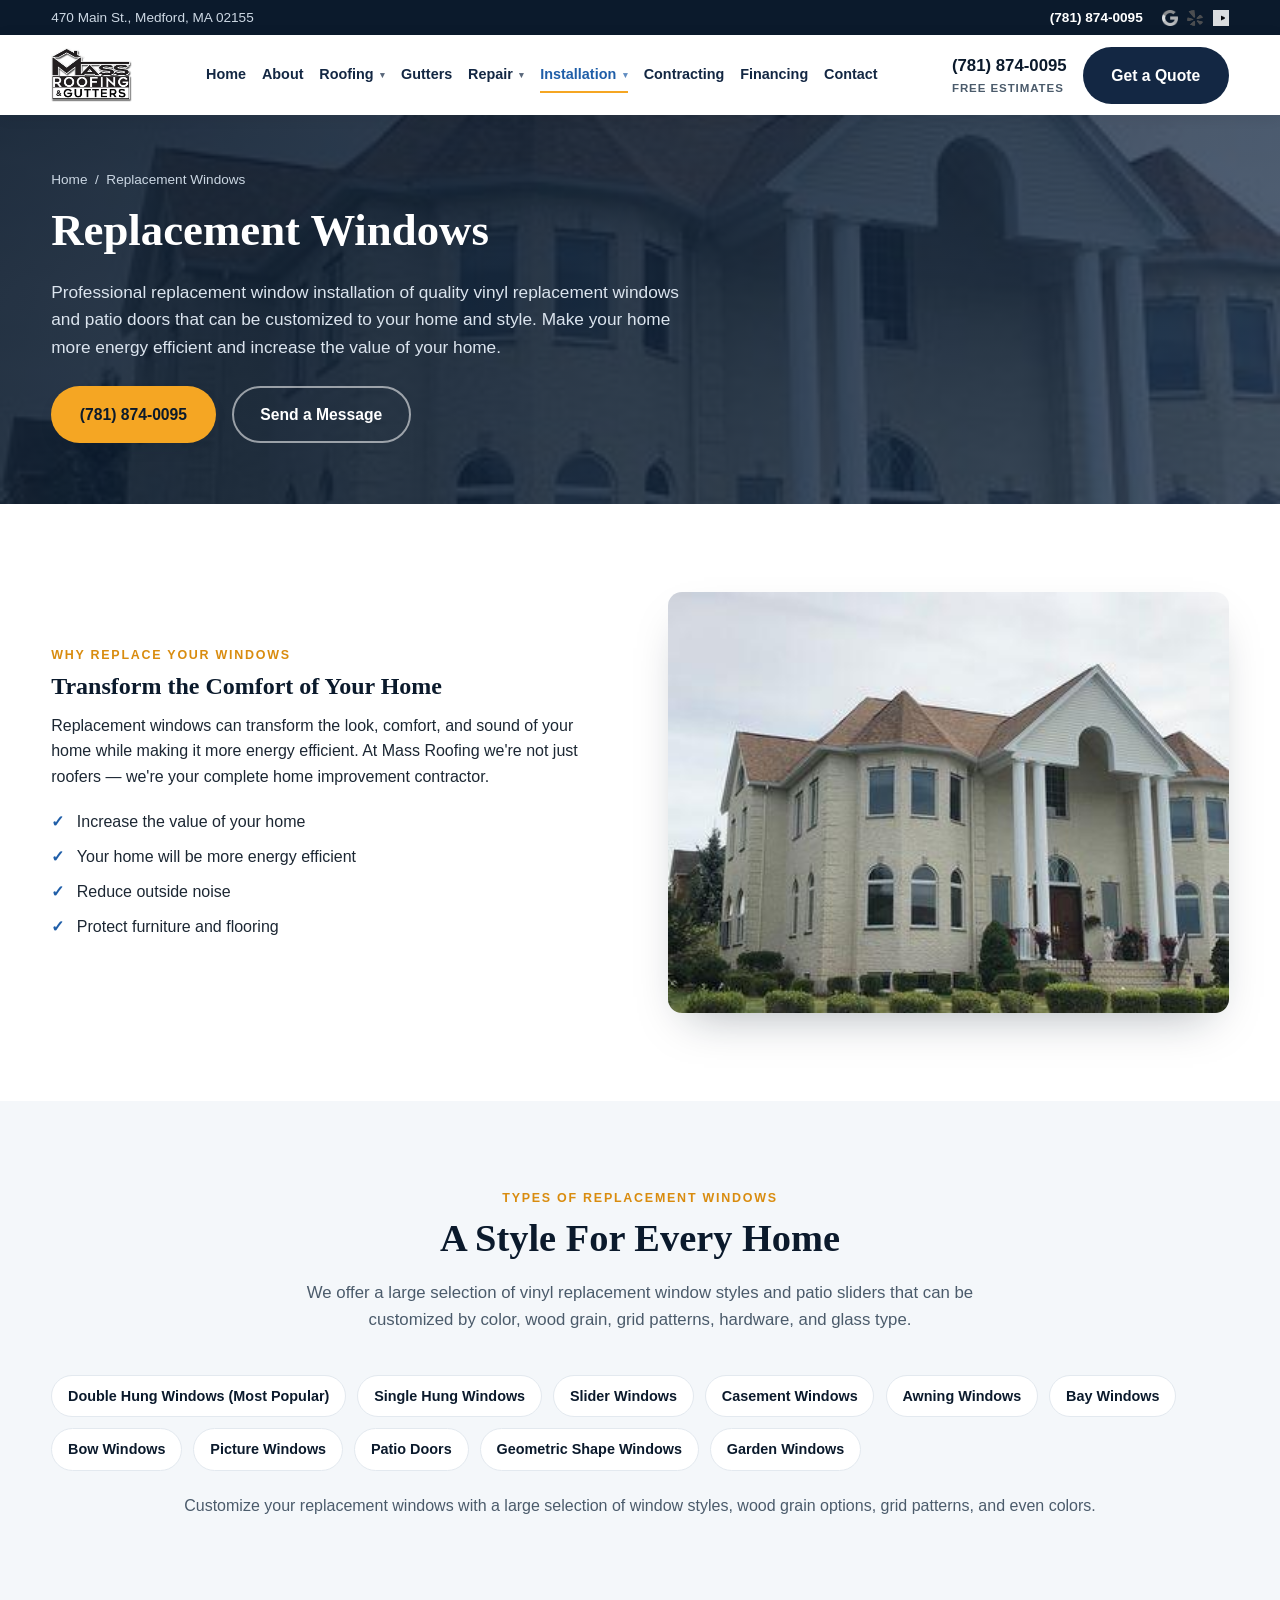
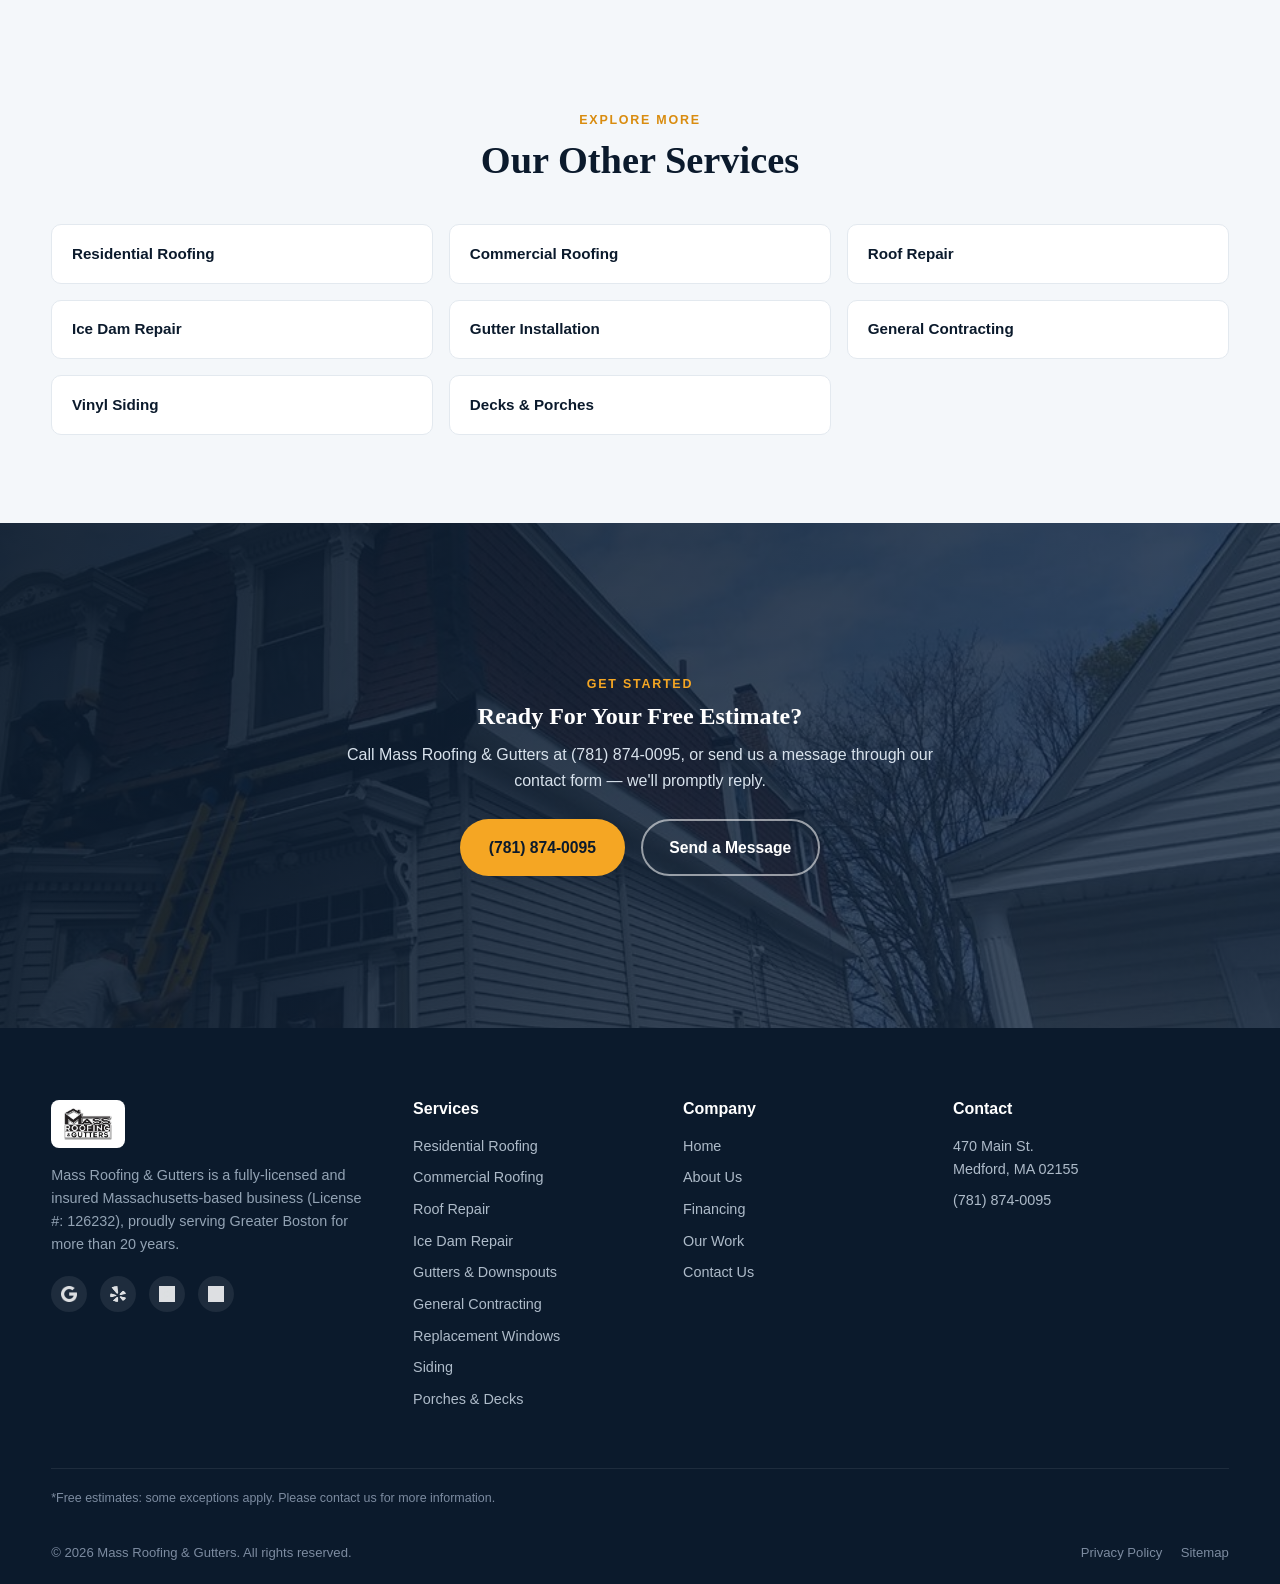
<file: windows.html>
<!DOCTYPE html>
<html lang="en">
<head>
<meta charset="UTF-8">
<meta name="viewport" content="width=device-width, initial-scale=1.0">
<title>Replacement Windows Medford, MA | Mass Roofing & Gutters</title>
<meta name="description" content="Professional replacement window installation in Medford, MA. Double-hung, casement, bay, bow, picture windows and patio doors, customized to your home.">
<link rel="stylesheet" href="styles.css">
</head>
<body>

<div class="topbar">
  <div class="container">
    <div>470 Main St., Medford, MA 02155</div>
    <div style="display:flex;align-items:center;gap:1.4em;">
      <a class="phone" href="tel:7818740095">(781) 874-0095</a>
      <div class="social">
        <a href="#" aria-label="Google"><img src="website_graphics/google-icon.png" alt="Google"></a>
        <a href="#" aria-label="Yelp"><img src="website_graphics/yelp-icon.png" alt="Yelp"></a>
        <a href="#" aria-label="Houzz"><img src="website_graphics/houzz-icon.png" alt="Houzz"></a>
      </div>
    </div>
  </div>
</div>

<header class="site-header">
  <div class="container nav-wrap">
    <a href="index.html" class="brand">
      <img src="website_graphics/mass-roofing-logo-new.jpeg" alt="Mass Roofing & Gutters logo">
    </a>
    <nav class="main-nav">
      <ul>
        <li><a href="index.html">Home</a></li>
        <li><a href="index.html#about">About</a></li>
        <li class="has-dropdown">
          <a href="residential-roofing.html">Roofing <span class="caret">&#9662;</span></a>
          <ul class="dropdown-menu">
            <li><a href="residential-roofing.html">Residential Roofing</a></li>
            <li><a href="commercial-roofing.html">Commercial Roofing</a></li>
          </ul>
        </li>
        <li><a href="gutters.html">Gutters</a></li>
        <li class="has-dropdown">
          <a href="roof-repair.html">Repair <span class="caret">&#9662;</span></a>
          <ul class="dropdown-menu">
            <li><a href="roof-repair.html">Roof Repair</a></li>
            <li><a href="ice-dam-repair.html">Ice Dam Repair</a></li>
          </ul>
        </li>
        <li class="has-dropdown">
          <a href="windows.html" class="active">Installation <span class="caret">&#9662;</span></a>
          <ul class="dropdown-menu">
            <li><a href="windows.html">Replacement Windows</a></li>
            <li><a href="siding.html">Vinyl Siding</a></li>
            <li><a href="decks-porches.html">Decks & Porches</a></li>
          </ul>
        </li>
        <li><a href="general-contracting.html">Contracting</a></li>
        <li><a href="index.html#financing">Financing</a></li>
        <li><a href="index.html#contact">Contact</a></li>
      </ul>
    </nav>
    <div class="header-cta">
      <div class="call">(781) 874-0095<span>Free Estimates</span></div>
      <a href="index.html#contact" class="btn btn-navy">Get a Quote</a>
    </div>
    <button class="menu-toggle" aria-label="Menu">&#9776;</button>
  </div>
</header>

<section class="page-hero" style="--hero-img:url('website_graphics/windows-house.jpg');">
  <div class="container">
    <div class="breadcrumb"><a href="index.html">Home</a> &nbsp;/&nbsp; Replacement Windows</div>
    <h1>Replacement Windows</h1>
    <p class="lead">Professional replacement window installation of quality vinyl replacement windows and patio doors that can be customized to your home and style. Make your home more energy efficient and increase the value of your home.</p>
    <div class="page-hero-actions">
      <a href="tel:7818740095" class="btn btn-accent">(781) 874-0095</a>
      <a href="index.html#contact" class="btn btn-outline">Send a Message</a>
    </div>
  </div>
</section>

<section>
  <div class="container">
    <div class="split">
      <div>
        <span class="eyebrow">Why Replace Your Windows</span>
        <h2>Transform the Comfort of Your Home</h2>
        <p>Replacement windows can transform the look, comfort, and sound of your home while making it more energy efficient. At Mass Roofing we're not just roofers &mdash; we're your complete home improvement contractor.</p>
        <ul class="check-list">
          <li>Increase the value of your home</li>
          <li>Your home will be more energy efficient</li>
          <li>Reduce outside noise</li>
          <li>Protect furniture and flooring</li>
        </ul>
      </div>
      <div class="media"><img loading="lazy" src="website_graphics/windows-house.jpg" alt="Home with large replacement windows"></div>
    </div>
  </div>
</section>

<section class="bg-mist">
  <div class="container">
    <div class="section-head center">
      <span class="eyebrow">Types of Replacement Windows</span>
      <h2>A Style For Every Home</h2>
      <p>We offer a large selection of vinyl replacement window styles and patio sliders that can be customized by color, wood grain, grid patterns, hardware, and glass type.</p>
    </div>
        <div class="pill-grid">
          <span class="pill">Double Hung Windows (Most Popular)</span>
          <span class="pill">Single Hung Windows</span>
          <span class="pill">Slider Windows</span>
          <span class="pill">Casement Windows</span>
          <span class="pill">Awning Windows</span>
          <span class="pill">Bay Windows</span>
          <span class="pill">Bow Windows</span>
          <span class="pill">Picture Windows</span>
          <span class="pill">Patio Doors</span>
          <span class="pill">Geometric Shape Windows</span>
          <span class="pill">Garden Windows</span>
        </div>
    <p style="text-align:center;color:var(--ink-soft);">Customize your replacement windows with a large selection of window styles, wood grain options, grid patterns, and even colors.</p>
    <div style="text-align:center;">
    </div>
  </div>
</section>

<section class="bg-mist">
  <div class="container">
    <div class="section-head center">
      <span class="eyebrow">Explore More</span>
      <h2>Our Other Services</h2>
    </div>
    <div class="related-grid">
      <a class="related-card" href="residential-roofing.html">Residential Roofing</a>
      <a class="related-card" href="commercial-roofing.html">Commercial Roofing</a>
      <a class="related-card" href="roof-repair.html">Roof Repair</a>
      <a class="related-card" href="ice-dam-repair.html">Ice Dam Repair</a>
      <a class="related-card" href="gutters.html">Gutter Installation</a>
      <a class="related-card" href="general-contracting.html">General Contracting</a>
      <a class="related-card" href="siding.html">Vinyl Siding</a>
      <a class="related-card" href="decks-porches.html">Decks & Porches</a>
    </div>
  </div>
</section>

<section class="cta-strip" id="contact">
  <div class="container">
    <span class="eyebrow" style="color:var(--accent);">Get Started</span>
    <h2>Ready For Your Free Estimate?</h2>
    <p>Call Mass Roofing &amp; Gutters at (781) 874-0095, or send us a message through our contact form &mdash; we'll promptly reply.</p>
    <div class="cta-actions">
      <a href="tel:7818740095" class="btn btn-accent">(781) 874-0095</a>
      <a href="index.html#contact" class="btn btn-outline">Send a Message</a>
    </div>
  </div>
</section>

<footer>
  <div class="container">
    <div class="footer-grid">
      <div>
        <img loading="lazy" class="foot-logo" src="website_graphics/mass-roofing-logo-new.jpeg" alt="Mass Roofing & Gutters">
        <p>Mass Roofing &amp; Gutters is a fully-licensed and insured Massachusetts-based business (License #: 126232), proudly serving Greater Boston for more than 20 years.</p>
        <div class="foot-social">
          <a href="#" aria-label="Google"><img loading="lazy" src="website_graphics/google-icon.png" alt="Google"></a>
          <a href="#" aria-label="Yelp"><img loading="lazy" src="website_graphics/yelp-icon.png" alt="Yelp"></a>
          <a href="#" aria-label="Houzz"><img loading="lazy" src="website_graphics/houzz-icon.png" alt="Houzz"></a>
          <a href="#" aria-label="BBB"><img loading="lazy" src="website_graphics/bbb-icon.png" alt="BBB"></a>
        </div>
      </div>
      <div>
        <h4>Services</h4>
        <ul>
          <li><a href="residential-roofing.html">Residential Roofing</a></li>
          <li><a href="commercial-roofing.html">Commercial Roofing</a></li>
          <li><a href="roof-repair.html">Roof Repair</a></li>
          <li><a href="ice-dam-repair.html">Ice Dam Repair</a></li>
          <li><a href="gutters.html">Gutters &amp; Downspouts</a></li>
          <li><a href="general-contracting.html">General Contracting</a></li>
          <li><a href="windows.html">Replacement Windows</a></li>
          <li><a href="siding.html">Siding</a></li>
          <li><a href="decks-porches.html">Porches &amp; Decks</a></li>
        </ul>
      </div>
      <div>
        <h4>Company</h4>
        <ul>
          <li><a href="index.html">Home</a></li>
          <li><a href="index.html#about">About Us</a></li>
          <li><a href="index.html#financing">Financing</a></li>
          <li><a href="index.html#gallery">Our Work</a></li>
          <li><a href="index.html#contact">Contact Us</a></li>
        </ul>
      </div>
      <div>
        <h4>Contact</h4>
        <ul>
          <li>470 Main St.<br>Medford, MA 02155</li>
          <li><a href="tel:7818740095">(781) 874-0095</a></li>
        </ul>
      </div>
    </div>
    <p style="font-size:.78rem;color:#7c8ba0;padding-top:1.6em;">*Free estimates: some exceptions apply. Please contact us for more information.</p>
    <div class="foot-bottom">
      <div>&copy; 2026 Mass Roofing &amp; Gutters. All rights reserved.</div>
      <div style="display:flex;gap:1.4em;">
        <a href="#">Privacy Policy</a>
        <a href="#">Sitemap</a>
      </div>
    </div>
  </div>
</footer>

<script>
  document.querySelector('.menu-toggle')?.addEventListener('click', function(){
    var nav = document.querySelector('.main-nav');
    var open = nav.style.display === 'block';
    nav.style.display = open ? 'none' : 'block';
    nav.style.position='absolute';
    nav.style.top='100%';
    nav.style.left='0';
    nav.style.right='0';
    nav.style.background='#fff';
    nav.style.padding='1em 6%';
    nav.style.boxShadow='0 12px 20px -10px rgba(11,26,44,.2)';
    var ul = nav.querySelector('ul');
    ul.style.flexDirection='column';
    ul.style.gap='1em';
  });
</script>

</body>
</html>
</file>
<file: styles.css>
:root{
  --navy:#132743;
  --navy-dark:#0b1a2c;
  --blue:#1f5ea8;
  --blue-light:#3a7fd5;
  --accent:#f5a623;
  --accent-dark:#d98c0f;
  --ink:#1c2733;
  --ink-soft:#4b5b6b;
  --paper:#ffffff;
  --mist:#f4f7fa;
  --line:#e3e9ef;
  --radius:14px;
  --shadow:0 20px 45px -20px rgba(11,26,44,0.35);
  --shadow-sm:0 8px 20px -10px rgba(11,26,44,0.25);
}
*{box-sizing:border-box;}
html{scroll-behavior:smooth;}
body{
  margin:0;
  font-family:'Segoe UI',-apple-system,BlinkMacSystemFont,Helvetica,Arial,sans-serif;
  color:var(--ink);
  background:var(--paper);
  line-height:1.6;
  -webkit-font-smoothing:antialiased;
}
h1,h2,h3,h4{
  font-family:'Georgia','Times New Roman',serif;
  line-height:1.15;
  margin:0 0 .5em;
  color:var(--navy-dark);
  font-weight:700;
}
p{margin:0 0 1em;}
a{color:inherit;text-decoration:none;}
img{max-width:100%;display:block;}
.container{width:min(1180px,92%);margin-inline:auto;}
.eyebrow{
  text-transform:uppercase;
  letter-spacing:.14em;
  font-size:.78rem;
  font-weight:700;
  color:var(--accent-dark);
  margin-bottom:.6em;
  display:block;
}
.btn{
  display:inline-flex;
  align-items:center;
  gap:.5em;
  padding:.9em 1.7em;
  border-radius:999px;
  font-weight:700;
  font-size:.98rem;
  border:2px solid transparent;
  cursor:pointer;
  transition:transform .18s ease, box-shadow .18s ease, background .18s ease, color .18s ease;
}
.btn-accent{background:var(--accent);color:var(--navy-dark);box-shadow:var(--shadow-sm);}
.btn-accent:hover{background:var(--accent-dark);transform:translateY(-2px);}
.btn-outline{border-color:rgba(255,255,255,.55);color:#fff;}
.btn-outline:hover{background:rgba(255,255,255,.12);transform:translateY(-2px);}
.btn-navy{background:var(--navy);color:#fff;}
.btn-navy:hover{background:var(--navy-dark);transform:translateY(-2px);}

/* ===== Top bar ===== */
.topbar{
  background:var(--navy-dark);
  color:#cdd8e4;
  font-size:.85rem;
}
.topbar .container{
  display:flex;justify-content:space-between;align-items:center;
  padding:.5em 0;
  flex-wrap:wrap;
  gap:.4em;
}
.topbar a{color:#cdd8e4;}
.topbar .phone{font-weight:700;color:#fff;}
.topbar .social{display:flex;gap:.7em;}
.topbar .social img{height:16px;width:16px;filter:grayscale(1) brightness(1.6);opacity:.85;}

/* ===== Header / Nav ===== */
header.site-header{
  background:#fff;
  position:sticky;top:0;z-index:50;
  box-shadow:0 2px 14px rgba(11,26,44,.08);
}
.nav-wrap{
  display:flex;align-items:center;justify-content:space-between;
  padding:.7em 0;
  gap:1em;
}
.brand{display:flex;align-items:center;gap:.7em;flex:none;}
.brand img{height:54px;width:auto;}
nav.main-nav ul{
  list-style:none;display:flex;gap:1.1em;margin:0;padding:0;
  font-weight:600;font-size:.9rem;color:var(--navy);
  flex-wrap:nowrap;
}
nav.main-nav a{padding:.4em 0;border-bottom:2px solid transparent;transition:border-color .15s, color .15s;}
nav.main-nav a:hover, nav.main-nav a.active{border-color:var(--accent);color:var(--blue);}
nav.main-nav li{position:relative;display:flex;align-items:center;}
nav.main-nav .caret{font-size:.6em;margin-left:.3em;opacity:.7;position:relative;top:-1px;}
nav.main-nav .dropdown-menu{
  display:none;position:absolute;top:100%;left:-.9em;min-width:230px;
  background:#fff;border:1px solid var(--line);border-radius:10px;
  box-shadow:var(--shadow);padding:.5em;margin:0;list-style:none;z-index:60;
}
nav.main-nav li.has-dropdown:hover .dropdown-menu,
nav.main-nav li.has-dropdown:focus-within .dropdown-menu{display:block;}
nav.main-nav .dropdown-menu li{display:block;}
nav.main-nav .dropdown-menu a{
  display:block;padding:.6em .8em;border-radius:6px;border-bottom:none;
  font-weight:600;font-size:.92rem;color:var(--navy);white-space:nowrap;
}
nav.main-nav .dropdown-menu a:hover{background:var(--mist);color:var(--blue);}
.header-cta{display:flex;align-items:center;gap:1em;flex:none;}
.header-cta .call{font-weight:700;color:var(--navy-dark);font-size:1.05rem;white-space:nowrap;}
.header-cta .call span{display:block;font-size:.72rem;font-weight:600;color:var(--ink-soft);text-transform:uppercase;letter-spacing:.08em;}
.menu-toggle{display:none;background:none;border:none;font-size:1.6rem;color:var(--navy);cursor:pointer;}

/* ===== Hero ===== */
.hero{
  position:relative;
  color:#fff;
  min-height:88vh;
  display:flex;align-items:center;
  background:linear-gradient(120deg,rgba(11,26,44,.88),rgba(19,39,67,.62)), url('website_graphics/hero-roof.jpg') center/cover no-repeat;
}
.hero .container{padding-block:5em;}
.hero-content{max-width:680px;}
.hero h1{color:#fff;font-size:clamp(2.1rem,4.4vw,3.4rem);margin-bottom:.4em;}
.hero p.lead{font-size:1.15rem;color:#dbe4ee;max-width:560px;margin-bottom:1.6em;}
.hero-actions{display:flex;flex-wrap:wrap;gap:1em;align-items:center;margin-bottom:2em;}
.hero-call{
  display:flex;align-items:center;gap:.7em;
  background:rgba(255,255,255,.1);
  border:1px solid rgba(255,255,255,.28);
  padding:.7em 1.3em;border-radius:999px;
}
.hero-call .num{font-size:1.15rem;font-weight:800;color:var(--accent);}
.hero-badges{display:flex;gap:1.8em;flex-wrap:wrap;margin-top:1.5em;}
.hero-badges div{font-size:.85rem;color:#cbd7e3;border-left:3px solid var(--accent);padding-left:.7em;}
.hero-badges strong{display:block;color:#fff;font-size:1rem;}

/* ===== Page hero (subpages) ===== */
.page-hero{
  position:relative;color:#fff;
  padding:3.4em 0 3.8em;
  display:flex;align-items:center;
  background:linear-gradient(120deg,rgba(11,26,44,.90),rgba(19,39,67,.70)), var(--hero-img) center/cover no-repeat;
}
.breadcrumb{font-size:.85rem;color:#cbd7e3;margin-bottom:1em;}
.breadcrumb a{color:#cbd7e3;}
.breadcrumb a:hover{color:#fff;}
.page-hero h1{color:#fff;font-size:clamp(1.9rem,3.6vw,2.8rem);max-width:760px;}
.page-hero p.lead{color:#dbe4ee;font-size:1.08rem;max-width:640px;margin-bottom:1.4em;}
.page-hero-actions{display:flex;flex-wrap:wrap;gap:1em;align-items:center;}

/* ===== Trust strip ===== */
.trust-strip{background:var(--mist);border-bottom:1px solid var(--line);}
.trust-strip .container{
  display:flex;flex-wrap:wrap;gap:2.2em;justify-content:space-between;align-items:center;
  padding:1.1em 0;font-size:.88rem;color:var(--ink-soft);font-weight:600;
}
.trust-strip .item{display:flex;align-items:center;gap:.6em;}
.trust-strip .dot{width:8px;height:8px;border-radius:50%;background:var(--accent);flex:none;}

/* ===== Section basics ===== */
section{padding:5.5em 0;}
.section-head{max-width:680px;margin-bottom:2.6em;}
.section-head.center{margin-inline:auto;text-align:center;}
.section-head h2{font-size:clamp(1.7rem,3vw,2.4rem);}
.section-head p{color:var(--ink-soft);font-size:1.05rem;}
.bg-mist{background:var(--mist);}
.bg-navy{background:var(--navy-dark);color:#e7edf3;}
.bg-navy h2,.bg-navy h3{color:#fff;}

/* ===== Services grid ===== */
.services-grid{
  display:grid;grid-template-columns:repeat(3,1fr);gap:1.8em;
}
.service-card{
  background:#fff;border:1px solid var(--line);border-radius:var(--radius);
  overflow:hidden;box-shadow:var(--shadow-sm);
  display:flex;flex-direction:column;
  transition:transform .2s ease, box-shadow .2s ease;
}
.service-card:hover{transform:translateY(-6px);box-shadow:var(--shadow);}
.service-card .img{height:190px;overflow:hidden;}
.service-card .img img{width:100%;height:100%;object-fit:cover;transition:transform .4s ease;}
.service-card:hover .img img{transform:scale(1.07);}
.service-card .body{padding:1.5em 1.5em 1.7em;flex:1;display:flex;flex-direction:column;}
.service-card h3{font-size:1.2rem;margin-bottom:.4em;}
.service-card p{color:var(--ink-soft);font-size:.95rem;flex:1;}
.service-card ul{margin:.6em 0 1.2em;padding-left:0;list-style:none;font-size:.9rem;color:var(--ink);}
.service-card ul li{padding-left:1.3em;position:relative;margin-bottom:.35em;}
.service-card ul li::before{content:"✓";position:absolute;left:0;color:var(--blue);font-weight:800;}
.card-link{font-weight:700;color:var(--blue);font-size:.92rem;display:inline-flex;align-items:center;gap:.4em;margin-top:auto;}
.card-link:hover{color:var(--navy-dark);}

/* ===== About / split ===== */
.split{display:grid;grid-template-columns:1fr 1fr;gap:3.5em;align-items:center;}
.split .media{border-radius:var(--radius);overflow:hidden;box-shadow:var(--shadow);position:relative;}
.split .media img{width:100%;height:100%;object-fit:cover;}
.stat-row{display:grid;grid-template-columns:repeat(3,1fr);gap:1.4em;margin-top:2em;}
.stat{border-left:3px solid var(--accent);padding-left:1em;}
.stat strong{display:block;font-size:2rem;font-family:'Georgia',serif;color:var(--navy-dark);}
.stat span{font-size:.85rem;color:var(--ink-soft);}

/* ===== Feature list rows ===== */
.feature-rows{display:flex;flex-direction:column;gap:.2em;margin-top:1.6em;}
.feature-row{display:flex;gap:1em;padding:1.1em 0;border-top:1px solid var(--line);}
.feature-row:last-child{border-bottom:1px solid var(--line);}
.feature-row .icon{
  flex:none;width:42px;height:42px;border-radius:50%;
  background:rgba(31,94,168,.1);color:var(--blue);
  display:flex;align-items:center;justify-content:center;font-weight:800;
}
.feature-row h4{margin:0 0 .2em;font-size:1.05rem;color:var(--navy-dark);font-family:inherit;}
.feature-row p{margin:0;color:var(--ink-soft);font-size:.93rem;}

/* ===== Check list (subpages) ===== */
.check-list{list-style:none;padding:0;margin:1.2em 0;}
.check-list li{padding-left:1.6em;position:relative;margin-bottom:.6em;color:var(--ink);}
.check-list li::before{content:"✓";position:absolute;left:0;top:0;color:var(--blue);font-weight:800;}

/* ===== Pill grid (types / materials) ===== */
.pill-grid{display:flex;flex-wrap:wrap;gap:.7em;margin:1.4em 0;}
.pill{
  background:var(--mist);border:1px solid var(--line);color:var(--navy-dark);
  padding:.6em 1.1em;border-radius:999px;font-size:.9rem;font-weight:600;
}
.bg-mist .pill{background:#fff;}

/* ===== Related services strip ===== */
.related-grid{display:grid;grid-template-columns:repeat(3,1fr);gap:1em;}
.related-card{
  background:#fff;border:1px solid var(--line);border-radius:10px;
  padding:1.1em 1.3em;font-weight:700;color:var(--navy-dark);font-size:.95rem;
  transition:border-color .15s, color .15s, transform .15s;
}
.related-card:hover{border-color:var(--accent);color:var(--blue);transform:translateY(-3px);}

/* ===== Financing banner ===== */
.financing-banner{
  background:linear-gradient(100deg,var(--navy) 0%, var(--blue) 100%);
  color:#fff;border-radius:var(--radius);
  padding:2.6em;display:flex;align-items:center;justify-content:space-between;gap:2em;flex-wrap:wrap;
  box-shadow:var(--shadow);
}
.financing-banner img{height:96px;width:auto;flex:none;}
.financing-banner h3{color:#fff;font-size:1.6rem;margin-bottom:.25em;}
.financing-banner p{color:#dce6f1;margin:0;}
.financing-text{flex:1;min-width:260px;}

/* ===== Why us ===== */
.why-grid{display:grid;grid-template-columns:repeat(4,1fr);gap:1.6em;}
.why-card{background:rgba(255,255,255,.05);border:1px solid rgba(255,255,255,.12);border-radius:var(--radius);padding:1.8em;}
.why-card .num{font-family:'Georgia',serif;font-size:2rem;color:var(--accent);margin-bottom:.3em;}
.why-card h4{color:#fff;font-size:1.05rem;margin-bottom:.4em;}
.why-card p{color:#b9c6d4;font-size:.9rem;margin:0;}

/* ===== Testimonials ===== */
.testi-grid{display:grid;grid-template-columns:repeat(3,1fr);gap:1.8em;}
.testi-card{background:#fff;border:1px solid var(--line);border-radius:var(--radius);padding:1.8em;box-shadow:var(--shadow-sm);}
.stars{color:var(--accent);letter-spacing:.15em;margin-bottom:.7em;font-size:1rem;}
.testi-card p{color:var(--ink);font-size:.96rem;}
.testi-name{font-weight:700;color:var(--navy-dark);margin-top:1em;font-size:.92rem;}

/* ===== Gallery ===== */
.gallery-grid{display:grid;grid-template-columns:repeat(4,1fr);grid-auto-rows:150px;gap:.9em;}
.gallery-grid a{border-radius:10px;overflow:hidden;display:block;}
.gallery-grid img{width:100%;height:100%;object-fit:cover;transition:transform .4s ease;}
.gallery-grid a:hover img{transform:scale(1.08);}
.gallery-grid .tall{grid-row:span 2;}

/* ===== Service area ===== */
.area-wrap{display:grid;grid-template-columns:1.1fr 1fr;gap:3em;align-items:start;}
.area-list{columns:3;column-gap:1.6em;font-size:.92rem;color:var(--ink-soft);}
.area-list li{margin-bottom:.45em;break-inside:avoid;}
.area-list strong{color:var(--navy-dark);}

/* ===== CTA strip ===== */
.cta-strip{
  background:url('website_graphics/roofing-job-2.jpg') center/cover;
  position:relative;color:#fff;
}
.cta-strip::before{content:"";position:absolute;inset:0;background:linear-gradient(120deg,rgba(11,26,44,.92),rgba(19,39,67,.75));}
.cta-strip .container{position:relative;z-index:1;text-align:center;padding:4em 0;}
.cta-strip h2{color:#fff;}
.cta-strip p{color:#d8e2ec;max-width:600px;margin-inline:auto;}
.cta-actions{display:flex;justify-content:center;gap:1em;flex-wrap:wrap;margin-top:1.6em;}

/* ===== Contact form ===== */
.cta-strip .contact-grid{
  display:grid;grid-template-columns:1fr 1.15fr;gap:3em;align-items:start;
  text-align:left;
}
.contact-grid .section-head{max-width:none;margin-bottom:1.4em;}
.contact-grid .section-head p{color:#d8e2ec;}
.contact-detail{margin-bottom:1.3em;font-size:.95rem;}
.contact-detail strong{
  display:block;color:var(--accent);font-size:.76rem;font-weight:700;
  text-transform:uppercase;letter-spacing:.09em;margin-bottom:.3em;
}
.contact-detail a{color:#fff;font-weight:700;font-size:1.05rem;}
.contact-detail a:hover{color:var(--accent);}
.contact-detail span{color:#dbe4ee;}

.contact-form-card{
  background:#fff;border-radius:var(--radius);box-shadow:var(--shadow);
  padding:2.2em;color:var(--ink);
}
.form-row{display:grid;grid-template-columns:1fr 1fr;gap:1em;}
.form-field{margin-bottom:1.1em;}
.form-field label{display:block;font-size:.85rem;font-weight:700;color:var(--navy-dark);margin-bottom:.4em;}
.form-field input,
.form-field select,
.form-field textarea{
  width:100%;padding:.75em .9em;border:1px solid var(--line);border-radius:8px;
  font:inherit;font-size:16px;color:var(--ink);background:#fff;
}
.form-field textarea{resize:vertical;min-height:110px;}
.form-field input:focus,
.form-field select:focus,
.form-field textarea:focus{
  outline:none;border-color:var(--blue);box-shadow:0 0 0 3px rgba(31,94,168,.15);
}
.form-status{margin:1em 0 0;font-size:.9rem;font-weight:700;min-height:1.3em;}
.form-status.success{color:#1d8a4c;}
.form-status.error{color:#c23b3b;}
#contact-submit{width:100%;justify-content:center;}
#contact-submit[disabled]{opacity:.6;cursor:not-allowed;transform:none;}

/* ===== Footer ===== */
footer{background:var(--navy-dark);color:#aebbc9;padding:4.5em 0 0;}
.footer-grid{display:grid;grid-template-columns:1.4fr 1fr 1fr 1.2fr;gap:2.5em;padding-bottom:3em;border-bottom:1px solid rgba(255,255,255,.08);}
footer h4{color:#fff;font-size:1rem;margin-bottom:1em;font-family:inherit;}
footer img.foot-logo{height:48px;margin-bottom:1em;background:#fff;padding:.5em .8em;border-radius:8px;}
footer p{color:#93a3b4;font-size:.9rem;}
footer ul{list-style:none;margin:0;padding:0;}
footer ul li{margin-bottom:.6em;font-size:.9rem;}
footer ul a:hover{color:#fff;}
.foot-social{display:flex;gap:.8em;margin-top:1.2em;}
.foot-social a{
  width:36px;height:36px;border-radius:50%;background:rgba(255,255,255,.08);
  display:flex;align-items:center;justify-content:center;
}
.foot-social img{height:16px;width:16px;filter:brightness(0) invert(1);opacity:.85;}
.foot-bottom{
  display:flex;justify-content:space-between;align-items:center;flex-wrap:wrap;gap:1em;
  padding:1.6em 0;font-size:.82rem;color:#7c8ba0;
}
.foot-bottom a:hover{color:#fff;}

/* ===== Mobile ===== */
@media (max-width: 1240px){
  nav.main-nav, .header-cta .call{display:none;}
  .menu-toggle{display:block;}
  .header-cta{margin-left:auto;}
  nav.main-nav ul{flex-direction:column;align-items:stretch;}
  nav.main-nav li{flex-direction:column;align-items:stretch;}
  nav.main-nav .dropdown-menu{
    display:block;position:static;box-shadow:none;border:none;
    background:transparent;padding:0 0 0 1em;margin:.2em 0 0;min-width:0;
  }
  nav.main-nav .dropdown-menu a{padding:.45em 0;color:var(--ink-soft);}
  .services-grid{grid-template-columns:repeat(2,1fr);}
  .why-grid{grid-template-columns:repeat(2,1fr);}
  .testi-grid{grid-template-columns:1fr;}
  .split{grid-template-columns:1fr;}
  .area-wrap{grid-template-columns:1fr;}
  .gallery-grid{grid-template-columns:repeat(2,1fr);}
  .footer-grid{grid-template-columns:1fr 1fr;}
  .related-grid{grid-template-columns:1fr 1fr;}
  .cta-strip .contact-grid{grid-template-columns:1fr;}
}
@media (max-width: 600px){
  .services-grid{grid-template-columns:1fr;}
  .why-grid{grid-template-columns:1fr;}
  .area-list{columns:1;}
  .gallery-grid{grid-template-columns:repeat(2,1fr);grid-auto-rows:120px;}
  .footer-grid{grid-template-columns:1fr;}
  .financing-banner{flex-direction:column;text-align:center;}
  .hero-badges{gap:1em;}
  section{padding:3.5em 0;}
  .form-row{grid-template-columns:1fr;}
  .contact-form-card{padding:1.5em;}
  .related-grid{grid-template-columns:1fr;}
}
</file>
